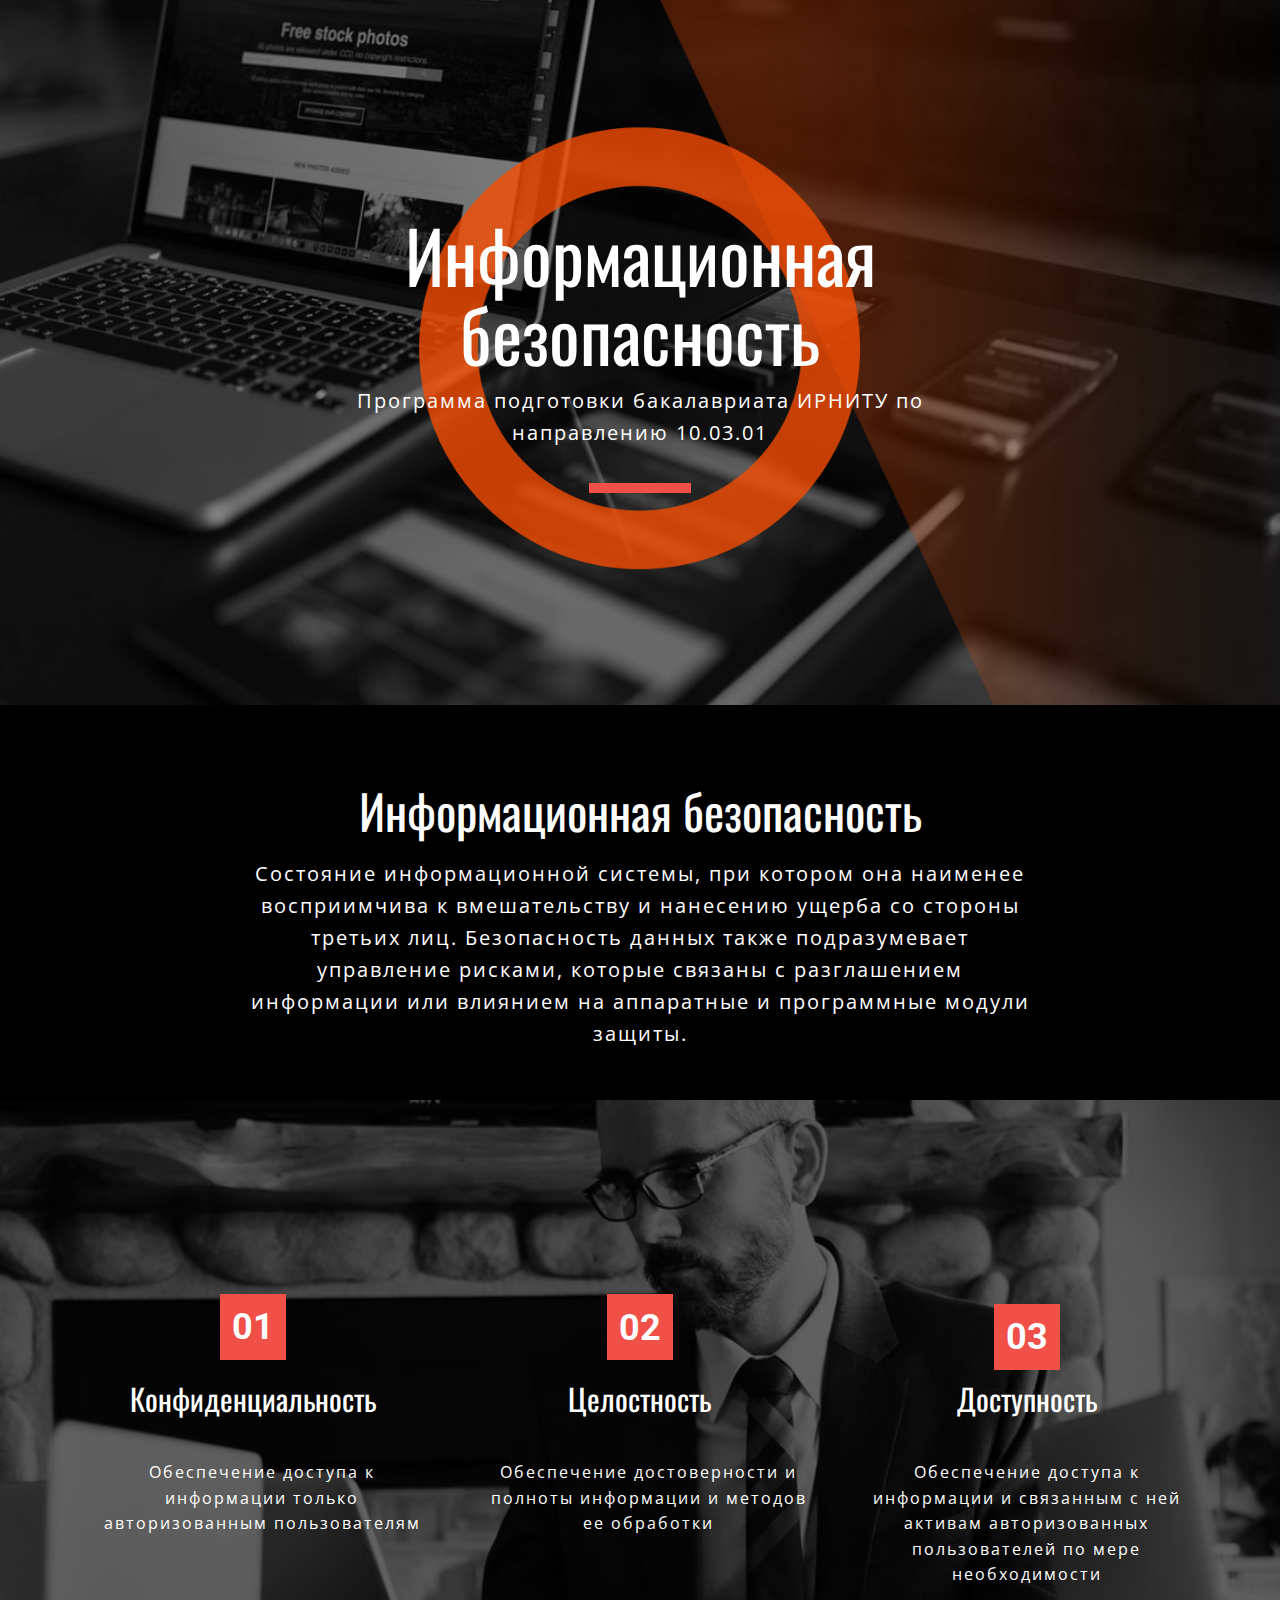
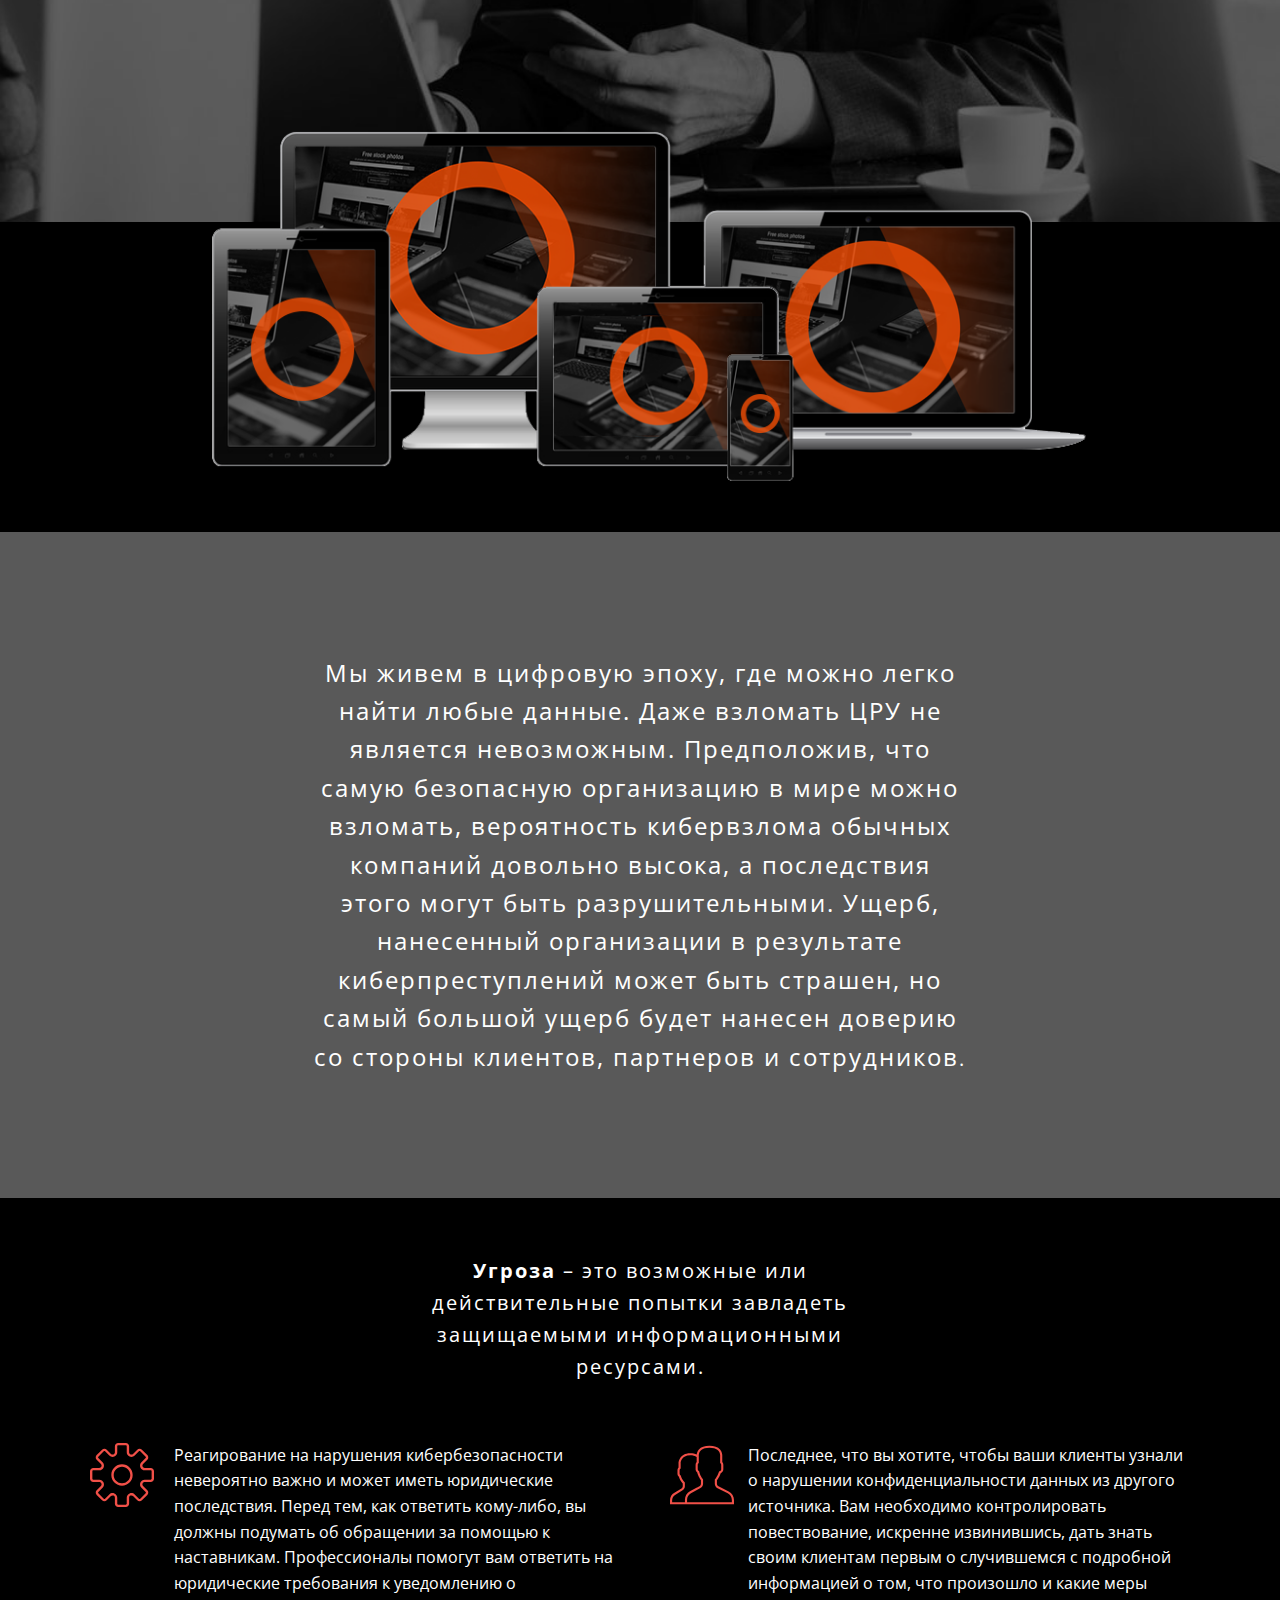
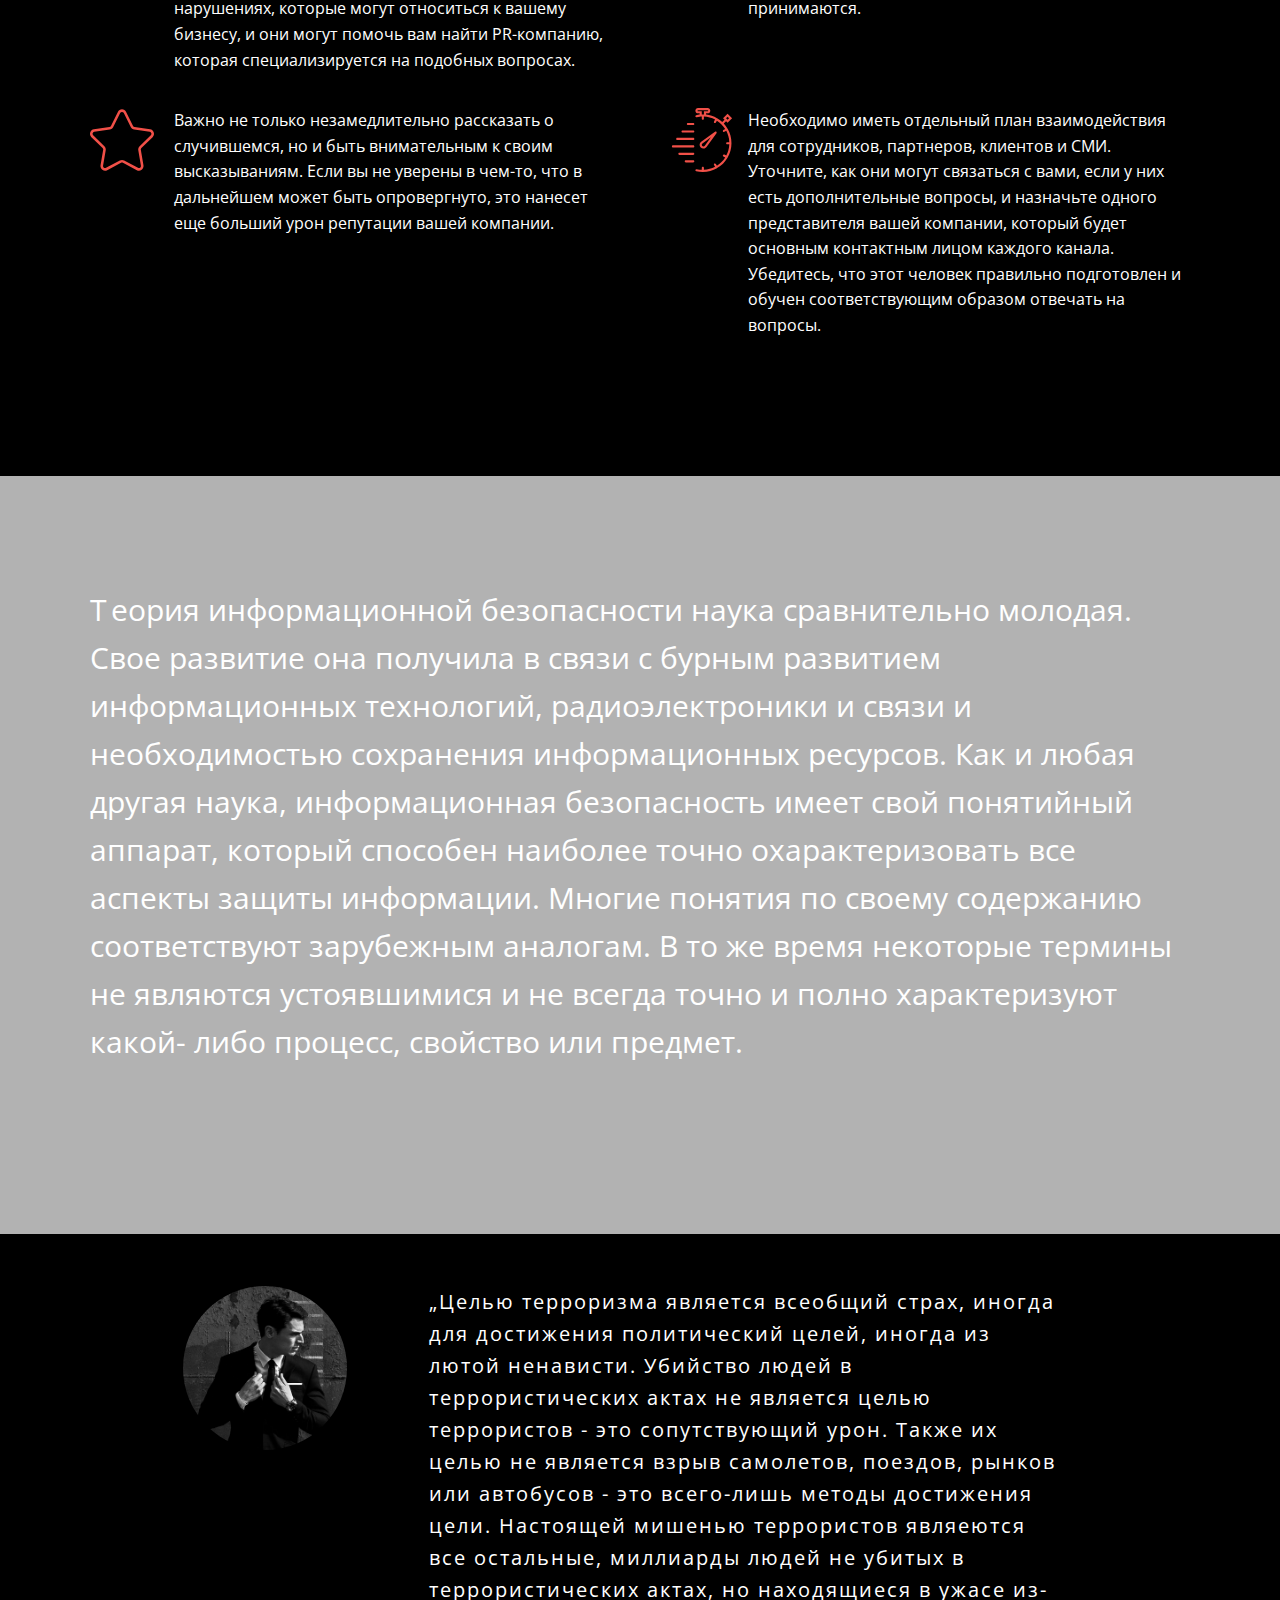
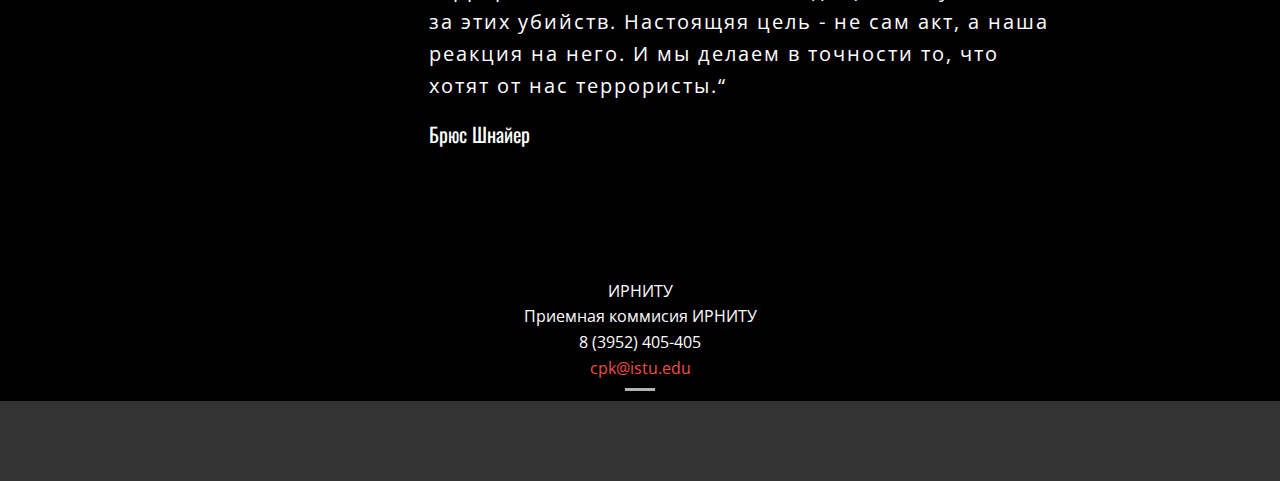
<file: index.html>
<!DOCTYPE html>
<html style="font-size: 16px;" lang="ru"><head>
    <meta name="viewport" content="width=device-width, initial-scale=1.0">
    <meta charset="utf-8">
    <meta name="keywords" content="Web Development Studio, Internet Marketing, Find, Connect, Grow, Our Latest Projects, Why Us?, Industry Expertise + Laser-Focused Team =, SUCCESS, Ask Our Clients, Ask Our Clients">
    <meta name="description" content="">
    <title>Главная</title>
    <link rel="stylesheet" href="nicepage.css" media="screen">
<link rel="stylesheet" href="Главная.css" media="screen">
    <script class="u-script" type="text/javascript" src="jquery.js" defer=""></script>
    <script class="u-script" type="text/javascript" src="nicepage.js" defer=""></script>
    <meta name="generator" content="Nicepage 4.21.5, nicepage.com">
    <link id="u-theme-google-font" rel="stylesheet" href="https://fonts.googleapis.com/css?family=Roboto:100,100i,300,300i,400,400i,500,500i,700,700i,900,900i|Open+Sans:300,300i,400,400i,500,500i,600,600i,700,700i,800,800i">
    <link id="u-page-google-font" rel="stylesheet" href="https://fonts.googleapis.com/css?family=Oswald:200,300,400,500,600,700">
	<!-- Yandex.Metrika counter -->
<script type="text/javascript" >
   (function(m,e,t,r,i,k,a){m[i]=m[i]||function(){(m[i].a=m[i].a||[]).push(arguments)};
   m[i].l=1*new Date();
   for (var j = 0; j < document.scripts.length; j++) {if (document.scripts[j].src === r) { return; }}
   k=e.createElement(t),a=e.getElementsByTagName(t)[0],k.async=1,k.src=r,a.parentNode.insertBefore(k,a)})
   (window, document, "script", "https://mc.yandex.ru/metrika/tag.js", "ym");

   ym(91172071, "init", {
        clickmap:true,
        trackLinks:true,
        accurateTrackBounce:true,
        webvisor:true
   });
</script>
<noscript><div><img src="https://mc.yandex.ru/watch/91172071" style="position:absolute; left:-9999px;" alt="" /></div></noscript>
<!-- /Yandex.Metrika counter -->
    
    
    
    
    
    
    
    
    
    <script type="application/ld+json">{
		"@context": "http://schema.org",
		"@type": "Organization",
		"name": ""
}</script>
    <meta name="theme-color" content="#f15048">
    <meta property="og:title" content="Главная">
    <meta property="og:type" content="website">
  </head>
  <body data-home-page="Главная.html" data-home-page-title="Главная" class="u-body u-xl-mode" data-lang="ru"> 
    <section class="u-clearfix u-image u-section-1" id="sec-3fbc">
      <div class="u-clearfix u-sheet u-sheet-1">
        <img src="images/c2d8d751435d17546c6dcd8f5da95afb.png" alt="" class="u-image u-image-contain u-image-default u-image-1">
        <div class="u-container-style u-expanded-width-md u-expanded-width-sm u-expanded-width-xs u-group u-group-1">
          <div class="u-container-layout u-valign-middle-lg u-valign-middle-md u-valign-middle-xl u-valign-middle-xs">
            <h1 class="u-align-center u-custom-font u-font-oswald u-text u-text-body-alt-color u-title u-text-1"> Информационная безопасность</h1>
            <p class="u-align-center u-text u-text-body-alt-color u-text-2"> Программа подготовки бакалавриата ИРНИТУ по направлению 10.03.01</p>
            <div class="u-border-10 u-border-palette-1-base u-line u-line-horizontal u-line-1"></div>
          </div>
        </div>
      </div>
    </section>
    <section class="u-black u-clearfix u-section-2" id="sec-52fe">
      <div class="u-clearfix u-sheet u-sheet-1">
        <div class="u-container-style u-group u-group-1">
          <div class="u-container-layout u-valign-middle u-container-layout-1">
            <h2 class="u-align-center u-custom-font u-font-oswald u-text u-text-1"> Информационная безопасность</h2>
            <p class="u-align-center u-text u-text-2"> Состояние информационной системы, при котором она наименее восприимчива к вмешательству и нанесению ущерба со стороны третьих лиц. Безопасность данных также подразумевает управление рисками, которые связаны с разглашением информации или влиянием на аппаратные и программные модули защиты.</p>
          </div>
        </div>
      </div>
    </section>
    <section class="u-clearfix u-image u-section-3" id="sec-a9e4">
      <div class="u-clearfix u-sheet u-sheet-1">
        <div class="u-clearfix u-expanded-width-lg u-expanded-width-md u-expanded-width-xl u-expanded-width-xs u-gutter-20 u-layout-wrap u-layout-wrap-1">
          <div class="u-layout">
            <div class="u-layout-row">
              <div class="u-container-style u-layout-cell u-left-cell u-size-20 u-size-20-md u-layout-cell-1">
                <div class="u-container-layout u-valign-middle-sm">
                  <div class="u-palette-1-base u-shape u-shape-rectangle u-shape-1"></div>
                  <h3 class="u-align-center u-text u-text-body-alt-color u-text-1">01</h3>
                  <h2 class="u-align-center u-custom-font u-font-oswald u-text u-text-body-alt-color u-text-2"> Конфиденциальность </h2>
                  <p class="u-align-center u-text u-text-body-alt-color u-text-3"> Обеспечение доступа к информации только авторизованным пользователям</p>
                </div>
              </div>
              <div class="u-container-style u-layout-cell u-size-20 u-size-20-md u-layout-cell-2">
                <div class="u-container-layout">
                  <div class="u-palette-1-base u-shape u-shape-rectangle u-shape-2"></div>
                  <h3 class="u-align-center u-text u-text-body-alt-color u-text-4">02</h3>
                  <h2 class="u-align-center u-custom-font u-font-oswald u-text u-text-body-alt-color u-text-5"> Целостность</h2>
                  <p class="u-align-center u-text u-text-body-alt-color u-text-6"> Обеспечение достоверности и полноты информации и методов ее обработки</p>
                </div>
              </div>
              <div class="u-container-style u-layout-cell u-right-cell u-size-20 u-size-20-md u-layout-cell-3">
                <div class="u-container-layout">
                  <div class="u-palette-1-base u-shape u-shape-rectangle u-shape-3"></div>
                  <h3 class="u-align-center u-text u-text-body-alt-color u-text-7">03</h3>
                  <h2 class="u-align-center u-custom-font u-font-oswald u-text u-text-body-alt-color u-text-8"> Доступность </h2>
                  <p class="u-align-center u-text u-text-body-alt-color u-text-9"> Обеспечение доступа к информации и связанным с ней активам авторизованных пользователей по мере необходимости</p>
                </div>
              </div>
            </div>
          </div>
        </div>
      </div>
    </section>
    <section class="u-black u-clearfix u-section-4" id="sec-922c">
      <div class="u-clearfix u-sheet u-sheet-1">
        <img class="u-expanded-width u-image u-image-contain u-image-1" src="images/5a60cfeb5eeac046c6e773eeb7c06964.png">
      </div>
    </section>
    <section class="u-clearfix u-image u-shading u-section-5" id="sec-5405">
      <div class="u-clearfix u-sheet u-valign-middle u-sheet-1">
        <div class="u-container-style u-group u-group-1">
          <div class="u-container-layout u-valign-middle-md u-valign-middle-sm u-container-layout-1">
            <p class="u-align-center u-text u-text-1">
              <span style="font-size: 1.5rem;"> Мы живем в цифровую эпоху, где можно легко найти любые данные. Даже взломать ЦРУ не является невозможным. Предположив, что самую безопасную организацию в мире можно взломать, вероятность кибервзлома обычных компаний довольно высока, а последствия этого могут быть разрушительными. Ущерб, нанесенный организации в результате киберпреступлений может быть страшен, но самый большой ущерб будет нанесен доверию со стороны клиентов, партнеров и сотрудников</span>.
            </p>
          </div>
        </div>
      </div>
    </section>
    <section class="u-black u-clearfix u-section-6" id="sec-5e11">
      <div class="u-clearfix u-sheet u-sheet-1">
        <div class="u-align-center u-container-style u-expanded-width-xs u-group u-group-1">
          <div class="u-container-layout u-valign-middle u-container-layout-1">
            <p class="u-text u-text-1"><b>Угроза</b>&nbsp;– это возможные или действительные попытки завладеть защищаемыми информационными ресурсами.
            </p>
          </div>
        </div>
        <div class="u-clearfix u-expanded-width u-gutter-20 u-layout-wrap u-layout-wrap-1">
          <div class="u-layout">
            <div class="u-layout-col">
              <div class="u-size-30">
                <div class="u-layout-row">
                  <div class="u-container-style u-layout-cell u-left-cell u-size-30 u-layout-cell-1">
                    <div class="u-container-layout"><span class="u-icon u-icon-circle u-text-palette-1-base u-icon-1"><svg class="u-svg-link" preserveAspectRatio="xMidYMin slice" viewBox="0 0 54 54" style=""><use xmlns:xlink="http://www.w3.org/1999/xlink" xlink:href="#svg-8d2f"></use></svg><svg class="u-svg-content" viewBox="0 0 54 54" x="0px" y="0px" id="svg-8d2f" style="enable-background:new 0 0 54 54;"><g><path d="M51.22,21h-5.052c-0.812,0-1.481-0.447-1.792-1.197s-0.153-1.54,0.42-2.114l3.572-3.571   c0.525-0.525,0.814-1.224,0.814-1.966c0-0.743-0.289-1.441-0.814-1.967l-4.553-4.553c-1.05-1.05-2.881-1.052-3.933,0l-3.571,3.571   c-0.574,0.573-1.366,0.733-2.114,0.421C33.447,9.313,33,8.644,33,7.832V2.78C33,1.247,31.753,0,30.22,0H23.78   C22.247,0,21,1.247,21,2.78v5.052c0,0.812-0.447,1.481-1.197,1.792c-0.748,0.313-1.54,0.152-2.114-0.421l-3.571-3.571   c-1.052-1.052-2.883-1.05-3.933,0l-4.553,4.553c-0.525,0.525-0.814,1.224-0.814,1.967c0,0.742,0.289,1.44,0.814,1.966l3.572,3.571   c0.573,0.574,0.73,1.364,0.42,2.114S8.644,21,7.832,21H2.78C1.247,21,0,22.247,0,23.78v6.439C0,31.753,1.247,33,2.78,33h5.052   c0.812,0,1.481,0.447,1.792,1.197s0.153,1.54-0.42,2.114l-3.572,3.571c-0.525,0.525-0.814,1.224-0.814,1.966   c0,0.743,0.289,1.441,0.814,1.967l4.553,4.553c1.051,1.051,2.881,1.053,3.933,0l3.571-3.572c0.574-0.573,1.363-0.731,2.114-0.42   c0.75,0.311,1.197,0.98,1.197,1.792v5.052c0,1.533,1.247,2.78,2.78,2.78h6.439c1.533,0,2.78-1.247,2.78-2.78v-5.052   c0-0.812,0.447-1.481,1.197-1.792c0.751-0.312,1.54-0.153,2.114,0.42l3.571,3.572c1.052,1.052,2.883,1.05,3.933,0l4.553-4.553   c0.525-0.525,0.814-1.224,0.814-1.967c0-0.742-0.289-1.44-0.814-1.966l-3.572-3.571c-0.573-0.574-0.73-1.364-0.42-2.114   S45.356,33,46.168,33h5.052c1.533,0,2.78-1.247,2.78-2.78V23.78C54,22.247,52.753,21,51.22,21z M52,30.22   C52,30.65,51.65,31,51.22,31h-5.052c-1.624,0-3.019,0.932-3.64,2.432c-0.622,1.5-0.295,3.146,0.854,4.294l3.572,3.571   c0.305,0.305,0.305,0.8,0,1.104l-4.553,4.553c-0.304,0.304-0.799,0.306-1.104,0l-3.571-3.572c-1.149-1.149-2.794-1.474-4.294-0.854   c-1.5,0.621-2.432,2.016-2.432,3.64v5.052C31,51.65,30.65,52,30.22,52H23.78C23.35,52,23,51.65,23,51.22v-5.052   c0-1.624-0.932-3.019-2.432-3.64c-0.503-0.209-1.021-0.311-1.533-0.311c-1.014,0-1.997,0.4-2.761,1.164l-3.571,3.572   c-0.306,0.306-0.801,0.304-1.104,0l-4.553-4.553c-0.305-0.305-0.305-0.8,0-1.104l3.572-3.571c1.148-1.148,1.476-2.794,0.854-4.294   C10.851,31.932,9.456,31,7.832,31H2.78C2.35,31,2,30.65,2,30.22V23.78C2,23.35,2.35,23,2.78,23h5.052   c1.624,0,3.019-0.932,3.64-2.432c0.622-1.5,0.295-3.146-0.854-4.294l-3.572-3.571c-0.305-0.305-0.305-0.8,0-1.104l4.553-4.553   c0.304-0.305,0.799-0.305,1.104,0l3.571,3.571c1.147,1.147,2.792,1.476,4.294,0.854C22.068,10.851,23,9.456,23,7.832V2.78   C23,2.35,23.35,2,23.78,2h6.439C30.65,2,31,2.35,31,2.78v5.052c0,1.624,0.932,3.019,2.432,3.64   c1.502,0.622,3.146,0.294,4.294-0.854l3.571-3.571c0.306-0.305,0.801-0.305,1.104,0l4.553,4.553c0.305,0.305,0.305,0.8,0,1.104   l-3.572,3.571c-1.148,1.148-1.476,2.794-0.854,4.294c0.621,1.5,2.016,2.432,3.64,2.432h5.052C51.65,23,52,23.35,52,23.78V30.22z"></path><path d="M27,18c-4.963,0-9,4.037-9,9s4.037,9,9,9s9-4.037,9-9S31.963,18,27,18z M27,34c-3.859,0-7-3.141-7-7s3.141-7,7-7   s7,3.141,7,7S30.859,34,27,34z"></path>
</g></svg></span>
                      <p class="u-text u-text-2"> Реагирование на нарушения кибербезопасности невероятно важно и может иметь юридические последствия. Перед тем, как ответить кому-либо, вы должны подумать об обращении за помощью к наставникам. Профессионалы помогут вам ответить на юридические требования к уведомлению о нарушениях, которые могут относиться к вашему бизнесу, и они могут помочь вам найти PR-компанию, которая специализируется на подобных вопросах.</p>
                    </div>
                  </div>
                  <div class="u-container-style u-layout-cell u-right-cell u-size-30 u-layout-cell-2">
                    <div class="u-container-layout"><span class="u-icon u-icon-circle u-text-palette-1-base u-icon-2"><svg class="u-svg-link" preserveAspectRatio="xMidYMin slice" viewBox="0 0 60 60" style=""><use xmlns:xlink="http://www.w3.org/1999/xlink" xlink:href="#svg-e99d"></use></svg><svg class="u-svg-content" viewBox="0 0 60 60" x="0px" y="0px" id="svg-e99d" style="enable-background:new 0 0 60 60;"><path d="M55.014,45.389l-9.553-4.776C44.56,40.162,44,39.256,44,38.248v-3.381c0.229-0.28,0.47-0.599,0.719-0.951  c1.239-1.75,2.232-3.698,2.954-5.799C49.084,27.47,50,26.075,50,24.5v-4c0-0.963-0.36-1.896-1-2.625v-5.319  c0.056-0.55,0.276-3.824-2.092-6.525C44.854,3.688,41.521,2.5,37,2.5s-7.854,1.188-9.908,3.53c-1.435,1.637-1.918,3.481-2.064,4.805  C23.314,9.949,21.294,9.5,19,9.5c-10.389,0-10.994,8.855-11,9v4.579c-0.648,0.706-1,1.521-1,2.33v3.454  c0,1.079,0.483,2.085,1.311,2.765c0.825,3.11,2.854,5.46,3.644,6.285v2.743c0,0.787-0.428,1.509-1.171,1.915l-6.653,4.173  C1.583,48.134,0,50.801,0,53.703V57.5h14h2h44v-4.043C60,50.019,58.089,46.927,55.014,45.389z M14,53.262V55.5H2v-1.797  c0-2.17,1.184-4.164,3.141-5.233l6.652-4.173c1.333-0.727,2.161-2.121,2.161-3.641v-3.591l-0.318-0.297  c-0.026-0.024-2.683-2.534-3.468-5.955l-0.091-0.396l-0.342-0.22C9.275,29.899,9,29.4,9,28.863v-3.454  c0-0.36,0.245-0.788,0.671-1.174L10,23.938l-0.002-5.38C10.016,18.271,10.537,11.5,19,11.5c2.393,0,4.408,0.553,6,1.644v4.731  c-0.64,0.729-1,1.662-1,2.625v4c0,0.304,0.035,0.603,0.101,0.893c0.027,0.116,0.081,0.222,0.118,0.334  c0.055,0.168,0.099,0.341,0.176,0.5c0.001,0.002,0.002,0.003,0.003,0.005c0.256,0.528,0.629,1,1.099,1.377  c0.005,0.019,0.011,0.036,0.016,0.054c0.06,0.229,0.123,0.457,0.191,0.68l0.081,0.261c0.014,0.046,0.031,0.093,0.046,0.139  c0.035,0.108,0.069,0.215,0.105,0.321c0.06,0.175,0.123,0.356,0.196,0.553c0.031,0.082,0.065,0.156,0.097,0.237  c0.082,0.209,0.164,0.411,0.25,0.611c0.021,0.048,0.039,0.1,0.06,0.147l0.056,0.126c0.026,0.058,0.053,0.11,0.079,0.167  c0.098,0.214,0.194,0.421,0.294,0.621c0.016,0.032,0.031,0.067,0.047,0.099c0.063,0.125,0.126,0.243,0.189,0.363  c0.108,0.206,0.214,0.4,0.32,0.588c0.052,0.092,0.103,0.182,0.154,0.269c0.144,0.246,0.281,0.472,0.414,0.682  c0.029,0.045,0.057,0.092,0.085,0.135c0.242,0.375,0.452,0.679,0.626,0.916c0.046,0.063,0.086,0.117,0.125,0.17  c0.022,0.029,0.052,0.071,0.071,0.097v3.309c0,0.968-0.528,1.856-1.377,2.32l-2.646,1.443l-0.461-0.041l-0.188,0.395l-5.626,3.069  C15.801,46.924,14,49.958,14,53.262z M58,55.5H16v-2.238c0-2.571,1.402-4.934,3.659-6.164l8.921-4.866  C30.073,41.417,31,39.854,31,38.155v-4.018v-0.001l-0.194-0.232l-0.038-0.045c-0.002-0.003-0.064-0.078-0.165-0.21  c-0.006-0.008-0.012-0.016-0.019-0.024c-0.053-0.069-0.115-0.152-0.186-0.251c-0.001-0.002-0.002-0.003-0.003-0.005  c-0.149-0.207-0.336-0.476-0.544-0.8c-0.005-0.007-0.009-0.015-0.014-0.022c-0.098-0.153-0.202-0.32-0.308-0.497  c-0.008-0.013-0.016-0.026-0.024-0.04c-0.226-0.379-0.466-0.808-0.705-1.283c0,0-0.001-0.001-0.001-0.002  c-0.127-0.255-0.254-0.523-0.378-0.802l0,0c-0.017-0.039-0.035-0.077-0.052-0.116h0c-0.055-0.125-0.11-0.256-0.166-0.391  c-0.02-0.049-0.04-0.1-0.06-0.15c-0.052-0.131-0.105-0.263-0.161-0.414c-0.102-0.272-0.198-0.556-0.29-0.849l-0.055-0.178  c-0.006-0.02-0.013-0.04-0.019-0.061c-0.094-0.316-0.184-0.639-0.26-0.971l-0.091-0.396l-0.341-0.22  C26.346,25.803,26,25.176,26,24.5v-4c0-0.561,0.238-1.084,0.67-1.475L27,18.728V12.5v-0.354l-0.027-0.021  c-0.034-0.722,0.009-2.935,1.623-4.776C30.253,5.458,33.081,4.5,37,4.5c3.905,0,6.727,0.951,8.386,2.828  c1.947,2.201,1.625,5.017,1.623,5.041L47,18.728l0.33,0.298C47.762,19.416,48,19.939,48,20.5v4c0,0.873-0.572,1.637-1.422,1.899  l-0.498,0.153l-0.16,0.495c-0.669,2.081-1.622,4.003-2.834,5.713c-0.297,0.421-0.586,0.794-0.837,1.079L42,34.123v4.125  c0,1.77,0.983,3.361,2.566,4.153l9.553,4.776C56.513,48.374,58,50.78,58,53.457V55.5z"></path></svg></span>
                      <p class="u-text u-text-3"> Последнее, что вы хотите, чтобы ваши клиенты узнали о нарушении конфиденциальности данных из другого источника. Вам необходимо контролировать повествование, искренне извинившись, дать знать своим клиентам первым о случившемся с подробной информацией о том, что произошло и какие меры принимаются.</p>
                    </div>
                  </div>
                </div>
              </div>
              <div class="u-size-30">
                <div class="u-layout-row">
                  <div class="u-container-style u-layout-cell u-left-cell u-size-30 u-layout-cell-3">
                    <div class="u-container-layout u-valign-middle-xs"><span class="u-icon u-icon-circle u-text-palette-1-base u-icon-3"><svg class="u-svg-link" preserveAspectRatio="xMidYMin slice" viewBox="0 0 49.94 49.94" style=""><use xmlns:xlink="http://www.w3.org/1999/xlink" xlink:href="#svg-cbb1"></use></svg><svg class="u-svg-content" viewBox="0 0 49.94 49.94" x="0px" y="0px" id="svg-cbb1" style="enable-background:new 0 0 49.94 49.94;"><path d="M48.856,22.731c0.983-0.958,1.33-2.364,0.906-3.671c-0.425-1.307-1.532-2.24-2.892-2.438l-12.092-1.757  c-0.515-0.075-0.96-0.398-1.19-0.865L28.182,3.043c-0.607-1.231-1.839-1.996-3.212-1.996c-1.372,0-2.604,0.765-3.211,1.996  L16.352,14c-0.23,0.467-0.676,0.79-1.191,0.865L3.069,16.623C1.71,16.82,0.603,17.753,0.178,19.06  c-0.424,1.307-0.077,2.713,0.906,3.671l8.749,8.528c0.373,0.364,0.544,0.888,0.456,1.4L8.224,44.702  c-0.232,1.353,0.313,2.694,1.424,3.502c1.11,0.809,2.555,0.914,3.772,0.273l10.814-5.686c0.461-0.242,1.011-0.242,1.472,0  l10.815,5.686c0.528,0.278,1.1,0.415,1.669,0.415c0.739,0,1.475-0.231,2.103-0.688c1.111-0.808,1.656-2.149,1.424-3.502  L39.651,32.66c-0.088-0.513,0.083-1.036,0.456-1.4L48.856,22.731z M37.681,32.998l2.065,12.042c0.104,0.606-0.131,1.185-0.629,1.547  c-0.499,0.361-1.12,0.405-1.665,0.121l-10.815-5.687c-0.521-0.273-1.095-0.411-1.667-0.411s-1.145,0.138-1.667,0.412l-10.813,5.686  c-0.547,0.284-1.168,0.24-1.666-0.121c-0.498-0.362-0.732-0.94-0.629-1.547l2.065-12.042c0.199-1.162-0.186-2.348-1.03-3.17  L2.48,21.299c-0.441-0.43-0.591-1.036-0.4-1.621c0.19-0.586,0.667-0.988,1.276-1.077l12.091-1.757  c1.167-0.169,2.176-0.901,2.697-1.959l5.407-10.957c0.272-0.552,0.803-0.881,1.418-0.881c0.616,0,1.146,0.329,1.419,0.881  l5.407,10.957c0.521,1.058,1.529,1.79,2.696,1.959l12.092,1.757c0.609,0.089,1.086,0.491,1.276,1.077  c0.19,0.585,0.041,1.191-0.4,1.621l-8.749,8.528C37.866,30.65,37.481,31.835,37.681,32.998z"></path></svg></span>
                      <p class="u-text u-text-4"> Важно не только незамедлительно рассказать о случившемся, но и быть внимательным к своим высказываниям. Если вы не уверены в чем-то, что в дальнейшем может быть опровергнуто, это нанесет еще больший урон репутации вашей компании.</p>
                    </div>
                  </div>
                  <div class="u-container-style u-layout-cell u-right-cell u-size-30 u-layout-cell-4">
                    <div class="u-container-layout"><span class="u-icon u-icon-circle u-text-palette-1-base u-icon-4"><svg class="u-svg-link" preserveAspectRatio="xMidYMin slice" viewBox="0 0 60 60" style=""><use xmlns:xlink="http://www.w3.org/1999/xlink" xlink:href="#svg-cf71"></use></svg><svg class="u-svg-content" viewBox="0 0 60 60" x="0px" y="0px" id="svg-cf71" style="enable-background:new 0 0 60 60;"><g><path d="M31.634,37.989c1.041-0.081,1.99-0.612,2.606-1.459l9.363-12.944c0.287-0.397,0.244-0.945-0.104-1.293   c-0.348-0.347-0.896-0.39-1.293-0.104L29.26,31.555c-0.844,0.614-1.375,1.563-1.456,2.604s0.296,2.06,1.033,2.797   C29.508,37.628,30.413,38,31.354,38C31.447,38,31.54,37.996,31.634,37.989z M29.798,34.315c0.035-0.457,0.269-0.874,0.637-1.142   l7.897-5.713l-5.711,7.895c-0.27,0.371-0.687,0.604-1.144,0.64c-0.455,0.03-0.902-0.128-1.227-0.453   C29.928,35.219,29.762,34.771,29.798,34.315z"></path><path d="M54.034,19.564c-0.01-0.021-0.01-0.043-0.021-0.064c-0.012-0.02-0.031-0.031-0.044-0.05   c-1.011-1.734-2.207-3.347-3.565-4.809l2.148-2.147l1.414,1.414l4.242-4.243l-4.242-4.242l-4.243,4.242l1.415,1.415l-2.148,2.147   c-1.462-1.358-3.074-2.555-4.809-3.566c-0.019-0.013-0.03-0.032-0.05-0.044c-0.021-0.012-0.043-0.011-0.064-0.022   c-3.093-1.782-6.568-2.969-10.273-3.404V5h1.5c1.379,0,2.5-1.121,2.5-2.5S36.672,0,35.293,0h-9c-1.379,0-2.5,1.121-2.5,2.5   s1.121,2.5,2.5,2.5h1.5v1.156c-1.08,0.115-2.158,0.291-3.224,0.535c-0.538,0.123-0.875,0.66-0.751,1.198   c0.123,0.538,0.66,0.876,1.198,0.751c0.92-0.211,1.849-0.37,2.78-0.477l1.073-0.083c0.328-0.025,0.63-0.043,0.924-0.057V10   c0,0.553,0.447,1,1,1s1-0.447,1-1V8.03c3.761,0.173,7.305,1.183,10.456,2.845l-0.986,1.707c-0.276,0.479-0.112,1.09,0.366,1.366   c0.157,0.091,0.329,0.134,0.499,0.134c0.346,0,0.682-0.179,0.867-0.5l0.983-1.703c3.129,1.985,5.787,4.643,7.772,7.772   l-1.703,0.983C49.57,20.91,49.406,21.521,49.683,22c0.186,0.321,0.521,0.5,0.867,0.5c0.17,0,0.342-0.043,0.499-0.134l1.707-0.986   c1.685,3.196,2.698,6.798,2.849,10.619H53.63c-0.553,0-1,0.447-1,1s0.447,1,1,1h1.975c-0.151,3.821-1.164,7.423-2.849,10.619   l-1.707-0.986c-0.478-0.276-1.09-0.114-1.366,0.366c-0.276,0.479-0.112,1.09,0.366,1.366l1.703,0.983   c-1.985,3.129-4.643,5.787-7.772,7.772l-0.983-1.703c-0.277-0.48-0.89-0.643-1.366-0.366c-0.479,0.276-0.643,0.888-0.366,1.366   l0.986,1.707c-3.151,1.662-6.695,2.672-10.456,2.845V56c0-0.553-0.447-1-1-1s-1,0.447-1,1v1.976   c-1.597-0.055-3.199-0.255-4.776-0.617c-0.538-0.129-1.075,0.213-1.198,0.751c-0.124,0.538,0.213,1.075,0.751,1.198   C26.568,59.768,28.607,60,30.63,60c0.049,0,0.096-0.003,0.145-0.004c0.007,0,0.012,0.004,0.018,0.004   c0.008,0,0.015-0.005,0.023-0.005c4.807-0.033,9.317-1.331,13.219-3.573c0.031-0.014,0.064-0.021,0.094-0.039   c0.02-0.012,0.031-0.031,0.05-0.044c4.039-2.354,7.414-5.725,9.773-9.761c0.019-0.027,0.043-0.048,0.06-0.078   c0.012-0.021,0.011-0.043,0.021-0.064C56.317,42.476,57.63,37.89,57.63,33S56.317,23.524,54.034,19.564z M53.965,8.251l1.414,1.414   l-1.414,1.415L52.55,9.665L53.965,8.251z M29.793,6.021V3h-3.5c-0.275,0-0.5-0.225-0.5-0.5s0.225-0.5,0.5-0.5h9   c0.275,0,0.5,0.225,0.5,0.5S35.568,3,35.293,3h-3.5v3.021C31.445,6.007,31.113,6,30.793,6c-0.028,0-0.06,0.002-0.088,0.002   C30.68,6.002,30.655,6,30.63,6c-0.164,0-0.328,0.011-0.492,0.014C30.022,6.017,29.913,6.016,29.793,6.021z"></path><path d="M21.793,14h-5c-0.553,0-1,0.447-1,1s0.447,1,1,1h5c0.553,0,1-0.447,1-1S22.346,14,21.793,14z"></path><path d="M21.793,21h-10c-0.553,0-1,0.447-1,1s0.447,1,1,1h10c0.553,0,1-0.447,1-1S22.346,21,21.793,21z"></path><path d="M21.793,28h-15c-0.553,0-1,0.447-1,1s0.447,1,1,1h15c0.553,0,1-0.447,1-1S22.346,28,21.793,28z"></path><path d="M21.793,35h-19c-0.553,0-1,0.447-1,1s0.447,1,1,1h19c0.553,0,1-0.447,1-1S22.346,35,21.793,35z"></path><path d="M21.793,42h-13c-0.553,0-1,0.447-1,1s0.447,1,1,1h13c0.553,0,1-0.447,1-1S22.346,42,21.793,42z"></path><path d="M21.793,49h-7c-0.553,0-1,0.447-1,1s0.447,1,1,1h7c0.553,0,1-0.447,1-1S22.346,49,21.793,49z"></path>
</g></svg></span>
                      <p class="u-text u-text-5"> Необходимо иметь отдельный план взаимодействия для сотрудников, партнеров, клиентов и СМИ. Уточните, как они могут связаться с вами, если у них есть дополнительные вопросы, и назначьте одного представителя вашей компании, который будет основным контактным лицом каждого канала. Убедитесь, что этот человек правильно подготовлен и обучен соответствующим образом отвечать на вопросы.</p>
                    </div>
                  </div>
                </div>
              </div>
            </div>
          </div>
        </div>
      </div>
    </section>
    <section class="u-clearfix u-image u-shading u-section-7" id="sec-9acb">
      <div class="u-clearfix u-sheet u-sheet-1">
        <div class="u-clearfix u-expanded-width-lg u-expanded-width-md u-expanded-width-xl u-expanded-width-xs u-gutter-20 u-layout-wrap u-layout-wrap-1">
          <div class="u-gutter-0 u-layout" style="">
            <div class="u-layout-row" style="">
              <div class="u-container-style u-layout-cell u-size-60 u-layout-cell-1">
                <div class="u-container-layout u-container-layout-1">
                  <p class="u-text u-text-body-alt-color u-text-1">
                    <span style="font-size: 1.875rem;">Т</span>
                    <span style="font-size: 1.875rem;">еория информационной безопасности наука сравнительно
молодая. Свое развитие она получила в связи с бурным развитием информационных технологий, радиоэлектроники и связи и необходимостью сохранения информационных ресурсов.
Как и любая другая наука, информационная безопасность имеет свой понятийный аппарат, который способен наиболее точно охарактеризовать все аспекты защиты информации. Многие
понятия по своему содержанию соответствуют зарубежным аналогам. В то же время некоторые термины не являются устоявшимися и не всегда точно и полно характеризуют какой- либо
процесс, свойство или предмет.</span>
                  </p>
                </div>
              </div>
            </div>
          </div>
        </div>
      </div>
    </section>
    <section class="u-carousel u-slide u-block-0a7b-1" id="carousel_3d35" data-interval="5000" data-u-ride="carousel">
      <ol class="u-absolute-hcenter u-carousel-indicators u-block-0a7b-2">
        <li data-u-target="#carousel_3d35" data-u-slide-to="0" class="u-active u-grey-30"></li>
      </ol>
      <div class="u-carousel-inner" role="listbox">
        <div class="u-active u-black u-carousel-item u-clearfix u-section-8-1">
          <div class="u-clearfix u-sheet u-sheet-1">
            <div class="u-clearfix u-expanded-width-lg u-expanded-width-md u-expanded-width-sm u-expanded-width-xs u-layout-wrap u-layout-wrap-1">
              <div class="u-layout">
                <div class="u-layout-row">
                  <div class="u-align-center-xs u-align-left-lg u-align-left-md u-align-left-xl u-container-style u-layout-cell u-left-cell u-size-13 u-layout-cell-1">
                    <div class="u-container-layout u-container-layout-1">
                      <img src="images/32e1d1d559de737257f125559608f6f5.jpeg" alt="" class="u-align-left u-image u-image-circle u-image-1">
                    </div>
                  </div>
                  <div class="u-align-left u-container-style u-layout-cell u-right-cell u-size-47 u-layout-cell-2">
                    <div class="u-container-layout u-container-layout-2">
                      <p class="u-text u-text-1"> „Целью терроризма является всеобщий страх, иногда для достижения политический целей, иногда из лютой ненависти. Убийство людей в террористических актах не является целью террористов - это сопутствующий урон. Также их целью не является взрыв самолетов, поездов, рынков или автобусов - это всего-лишь методы достижения цели. Настоящей мишенью террористов являеются все остальные, миллиарды людей не убитых в террористических актах, но находящиеся в ужасе из-за этих убийств. Настоящяя цель - не сам акт, а наша реакция на него. И мы делаем в точности то, что хотят от нас террористы.“<br>
                      </p>
                      <h5 class="u-custom-font u-font-oswald u-text u-text-2">Брюс Шнайер<br>
                      </h5>
                    </div>
                  </div>
                </div>
              </div>
            </div>
            <p class="u-align-center u-text u-text-3">ИРНИТУ<br>Приемная коммисия ИРНИТУ<br>8 (3952) 405-405<br>
              <a href="mailto:cpk@istu.edu" class="u-active-none u-border-none u-btn u-button-style u-hover-none u-none u-text-palette-1-base u-btn-1">cpk@istu.edu</a>
              <br>
            </p>
            <div class="u-text u-text-4"></div>
          </div>
        </div>
      </div>
      <a class="u-absolute-vcenter u-carousel-control u-carousel-control-prev u-hidden u-text-body-alt-color u-block-0a7b-3" href="#carousel_3d35" role="button" data-u-slide="prev">
        <span aria-hidden="true">
          <svg viewBox="0 0 477.175 477.175"><path d="M145.188,238.575l215.5-215.5c5.3-5.3,5.3-13.8,0-19.1s-13.8-5.3-19.1,0l-225.1,225.1c-5.3,5.3-5.3,13.8,0,19.1l225.1,225
                    c2.6,2.6,6.1,4,9.5,4s6.9-1.3,9.5-4c5.3-5.3,5.3-13.8,0-19.1L145.188,238.575z"></path></svg>
        </span>
        <span class="sr-only">Previous</span>
      </a>
      <a class="u-carousel-control u-carousel-control-next u-hidden u-text-body-alt-color u-block-0a7b-4" href="#carousel_3d35" role="button" data-u-slide="next">
        <span aria-hidden="true">
          <svg viewBox="0 0 477.175 477.175"><path d="M360.731,229.075l-225.1-225.1c-5.3-5.3-13.8-5.3-19.1,0s-5.3,13.8,0,19.1l215.5,215.5l-215.5,215.5
                    c-5.3,5.3-5.3,13.8,0,19.1c2.6,2.6,6.1,4,9.5,4c3.4,0,6.9-1.3,9.5-4l225.1-225.1C365.931,242.875,365.931,234.275,360.731,229.075z"></path></svg>
        </span>
        <span class="sr-only">Next</span>
      </a>
    </section>
    
    
    
    <section class="u-backlink u-clearfix u-grey-80">
      <a class="u-link" href="https://nicepage.com/html-templates" target="_blank">
        <span></span>
      </a>
      <p class="u-text">
        <span></span>
      </p>
      <a class="u-link" href="https://nicepage.com/wysiwyg-html-editor" target="_blank">
        <span></span>
      </a> 
    </section>
  
</body></html>
</file>
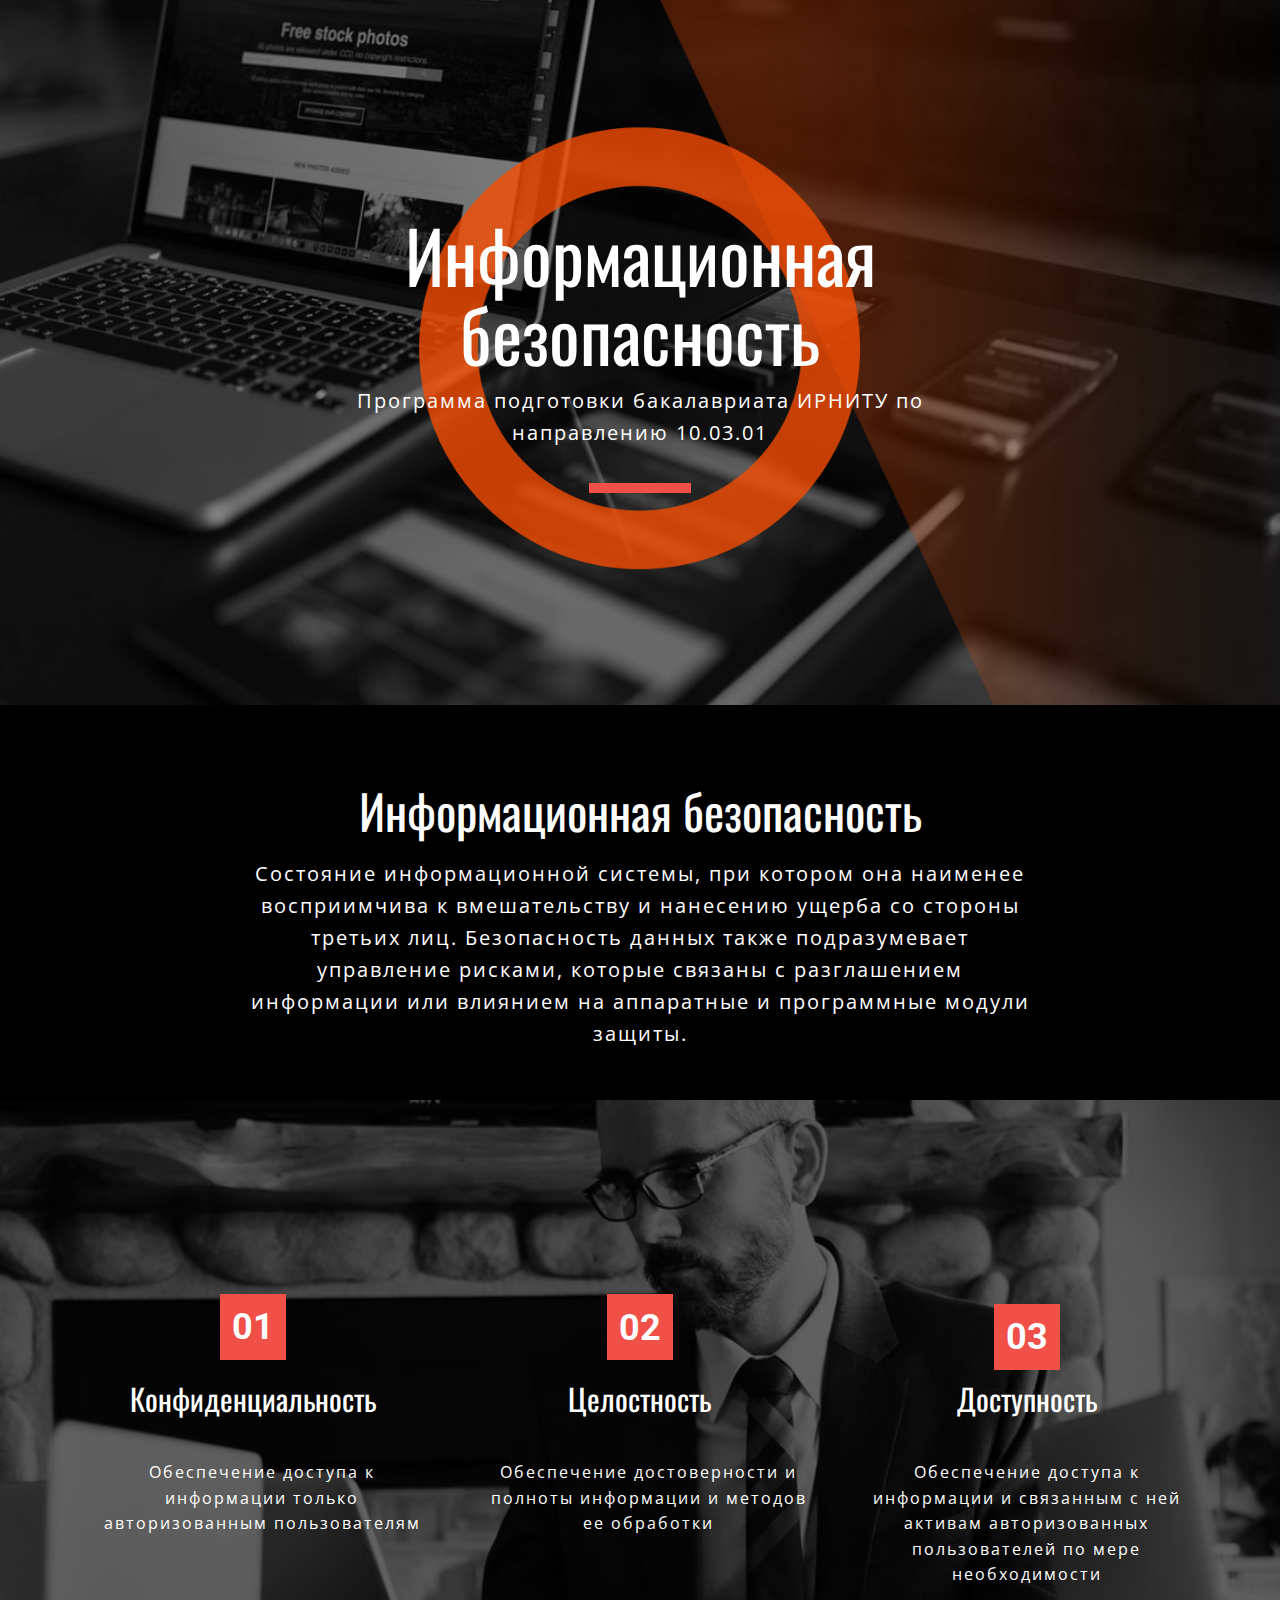
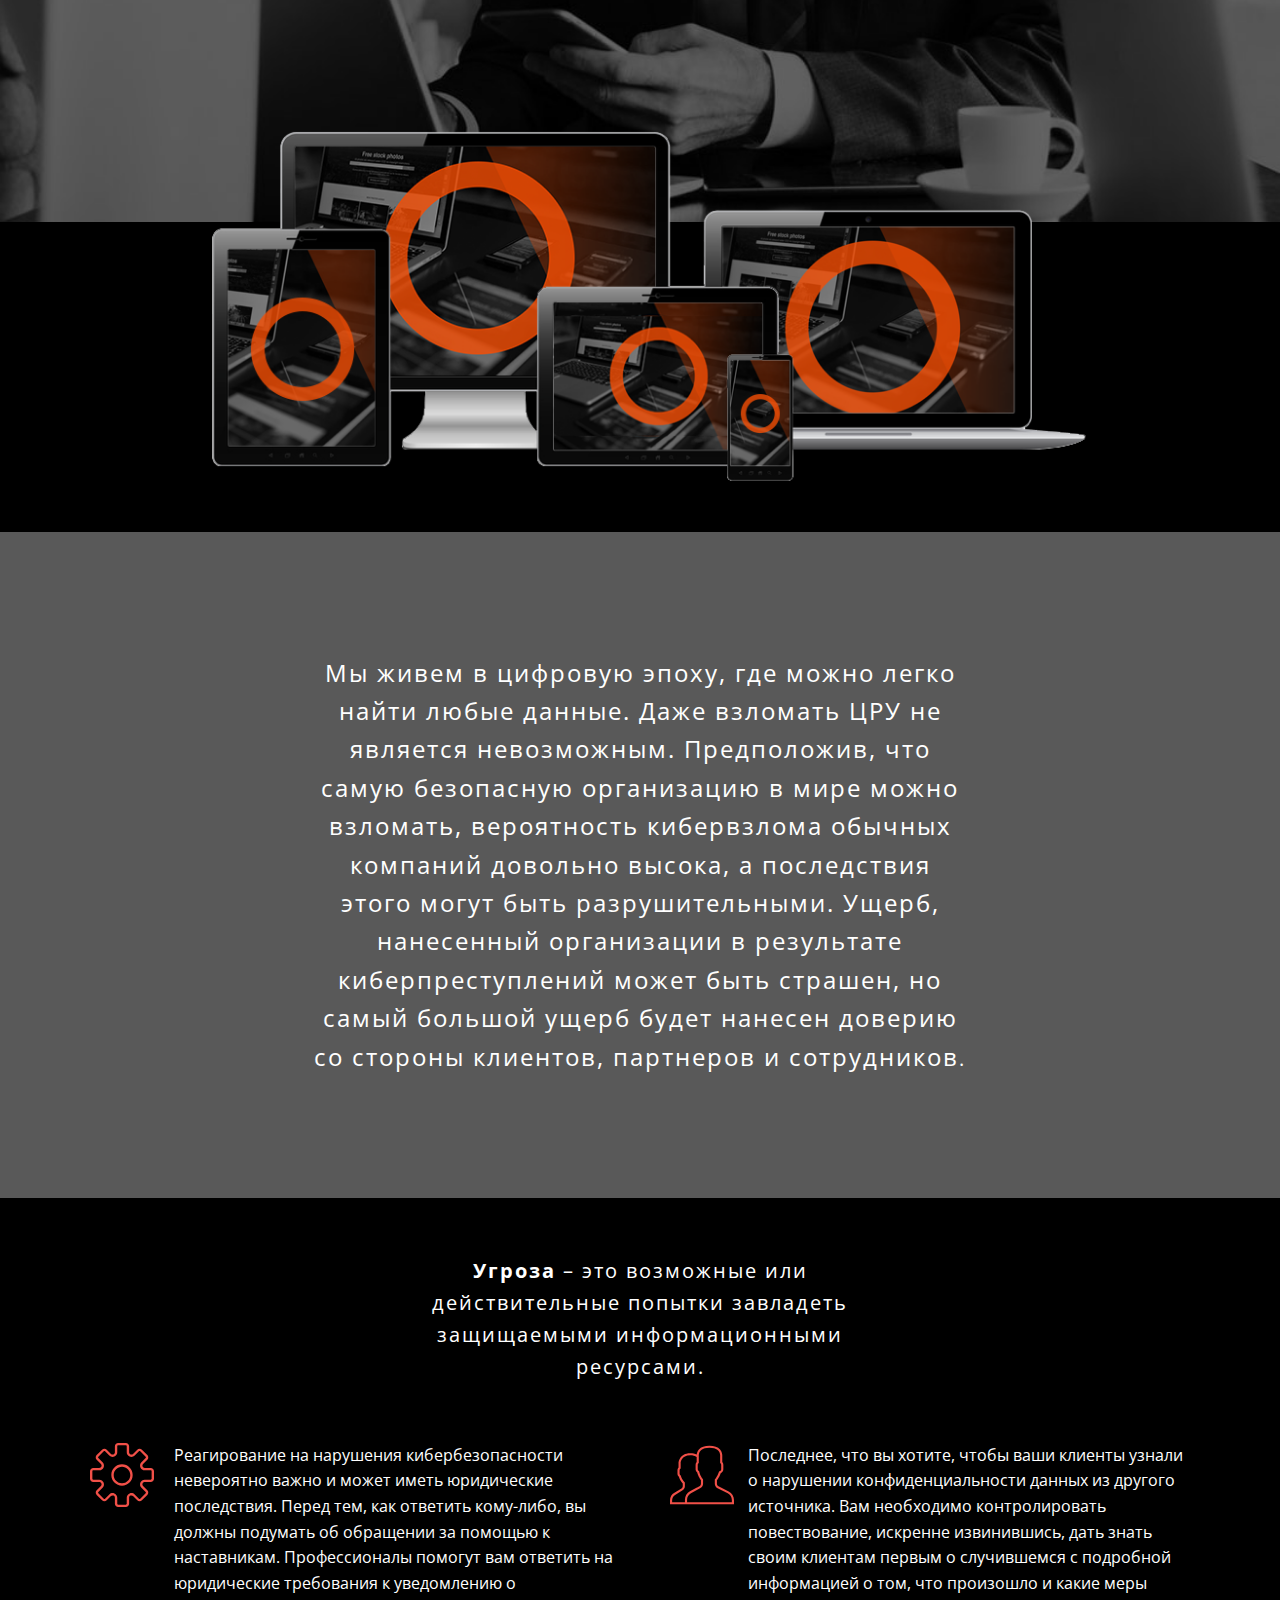
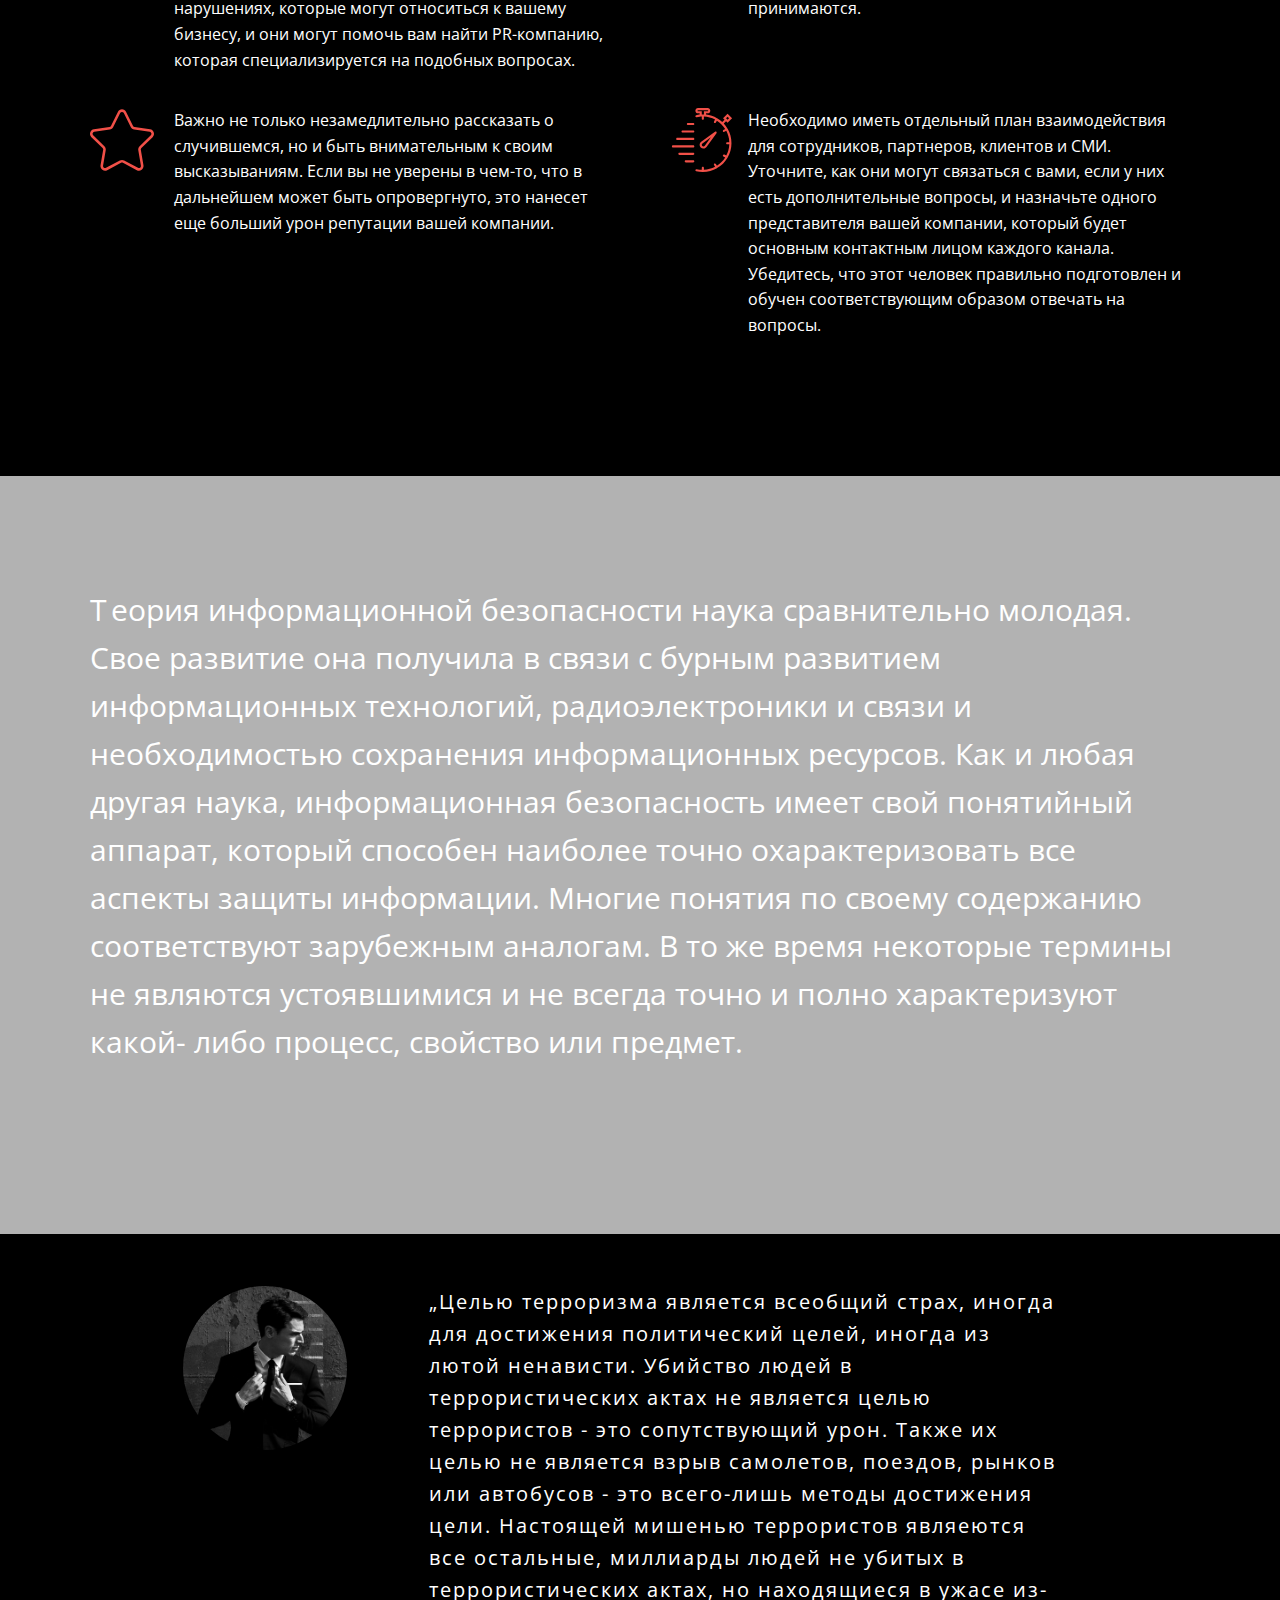
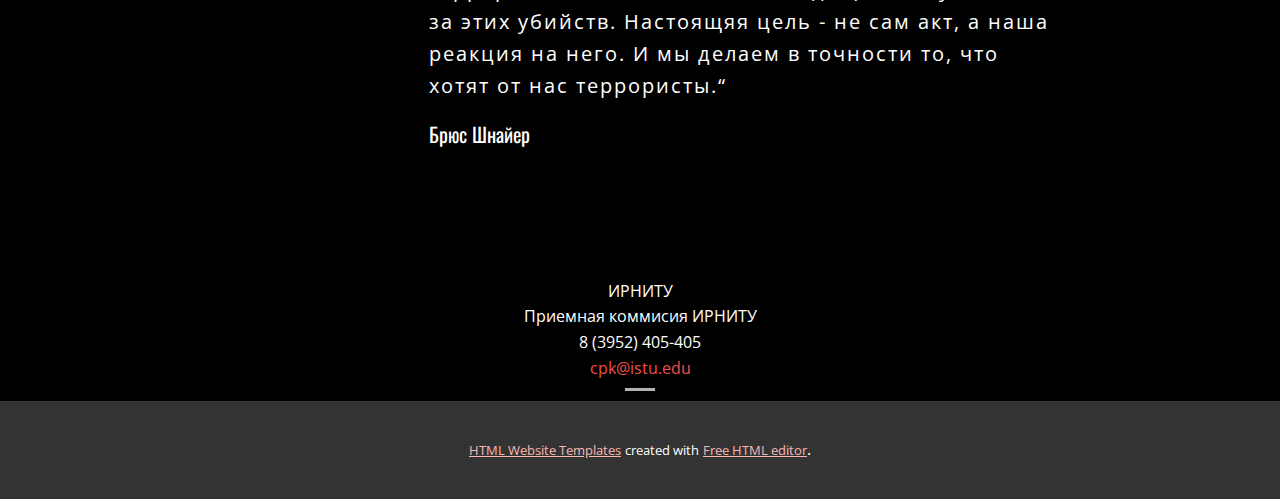
<file: Главная.html>
<!DOCTYPE html>
<html style="font-size: 16px;" lang="ru"><head>
    <meta name="viewport" content="width=device-width, initial-scale=1.0">
    <meta charset="utf-8">
    <meta name="keywords" content="Web Development Studio, Internet Marketing, Find, Connect, Grow, Our Latest Projects, Why Us?, Industry Expertise + Laser-Focused Team =, SUCCESS, Ask Our Clients, Ask Our Clients">
    <meta name="description" content="">
    <title>Главная</title>
    <link rel="stylesheet" href="nicepage.css" media="screen">
<link rel="stylesheet" href="Главная.css" media="screen">
    <script class="u-script" type="text/javascript" src="jquery.js" defer=""></script>
    <script class="u-script" type="text/javascript" src="nicepage.js" defer=""></script>
    <meta name="generator" content="Nicepage 4.21.5, nicepage.com">
    <link id="u-theme-google-font" rel="stylesheet" href="https://fonts.googleapis.com/css?family=Roboto:100,100i,300,300i,400,400i,500,500i,700,700i,900,900i|Open+Sans:300,300i,400,400i,500,500i,600,600i,700,700i,800,800i">
    <link id="u-page-google-font" rel="stylesheet" href="https://fonts.googleapis.com/css?family=Oswald:200,300,400,500,600,700">
    
    
    
    
    
    
    
    
    
    <script type="application/ld+json">{
		"@context": "http://schema.org",
		"@type": "Organization",
		"name": ""
}</script>
    <meta name="theme-color" content="#f15048">
    <meta property="og:title" content="Главная">
    <meta property="og:type" content="website">
  </head>
  <body class="u-body u-xl-mode" data-lang="ru"> 
    <section class="u-clearfix u-image u-section-1" id="sec-3fbc">
      <div class="u-clearfix u-sheet u-sheet-1">
        <img src="images/c2d8d751435d17546c6dcd8f5da95afb.png" alt="" class="u-image u-image-contain u-image-default u-image-1">
        <div class="u-container-style u-expanded-width-md u-expanded-width-sm u-expanded-width-xs u-group u-group-1">
          <div class="u-container-layout u-valign-middle-lg u-valign-middle-md u-valign-middle-xl u-valign-middle-xs">
            <h1 class="u-align-center u-custom-font u-font-oswald u-text u-text-body-alt-color u-title u-text-1"> Информационная безопасность</h1>
            <p class="u-align-center u-text u-text-body-alt-color u-text-2"> Программа подготовки бакалавриата ИРНИТУ по направлению 10.03.01</p>
            <div class="u-border-10 u-border-palette-1-base u-line u-line-horizontal u-line-1"></div>
          </div>
        </div>
      </div>
    </section>
    <section class="u-black u-clearfix u-section-2" id="sec-52fe">
      <div class="u-clearfix u-sheet u-sheet-1">
        <div class="u-container-style u-group u-group-1">
          <div class="u-container-layout u-valign-middle u-container-layout-1">
            <h2 class="u-align-center u-custom-font u-font-oswald u-text u-text-1"> Информационная безопасность</h2>
            <p class="u-align-center u-text u-text-2"> Состояние информационной системы, при котором она наименее восприимчива к вмешательству и нанесению ущерба со стороны третьих лиц. Безопасность данных также подразумевает управление рисками, которые связаны с разглашением информации или влиянием на аппаратные и программные модули защиты.</p>
          </div>
        </div>
      </div>
    </section>
    <section class="u-clearfix u-image u-section-3" id="sec-a9e4">
      <div class="u-clearfix u-sheet u-sheet-1">
        <div class="u-clearfix u-expanded-width-lg u-expanded-width-md u-expanded-width-xl u-expanded-width-xs u-gutter-20 u-layout-wrap u-layout-wrap-1">
          <div class="u-layout">
            <div class="u-layout-row">
              <div class="u-container-style u-layout-cell u-left-cell u-size-20 u-size-20-md u-layout-cell-1">
                <div class="u-container-layout u-valign-middle-sm">
                  <div class="u-palette-1-base u-shape u-shape-rectangle u-shape-1"></div>
                  <h3 class="u-align-center u-text u-text-body-alt-color u-text-1">01</h3>
                  <h2 class="u-align-center u-custom-font u-font-oswald u-text u-text-body-alt-color u-text-2"> Конфиденциальность </h2>
                  <p class="u-align-center u-text u-text-body-alt-color u-text-3"> Обеспечение доступа к информации только авторизованным пользователям</p>
                </div>
              </div>
              <div class="u-container-style u-layout-cell u-size-20 u-size-20-md u-layout-cell-2">
                <div class="u-container-layout">
                  <div class="u-palette-1-base u-shape u-shape-rectangle u-shape-2"></div>
                  <h3 class="u-align-center u-text u-text-body-alt-color u-text-4">02</h3>
                  <h2 class="u-align-center u-custom-font u-font-oswald u-text u-text-body-alt-color u-text-5"> Целостность</h2>
                  <p class="u-align-center u-text u-text-body-alt-color u-text-6"> Обеспечение достоверности и полноты информации и методов ее обработки</p>
                </div>
              </div>
              <div class="u-container-style u-layout-cell u-right-cell u-size-20 u-size-20-md u-layout-cell-3">
                <div class="u-container-layout">
                  <div class="u-palette-1-base u-shape u-shape-rectangle u-shape-3"></div>
                  <h3 class="u-align-center u-text u-text-body-alt-color u-text-7">03</h3>
                  <h2 class="u-align-center u-custom-font u-font-oswald u-text u-text-body-alt-color u-text-8"> Доступность </h2>
                  <p class="u-align-center u-text u-text-body-alt-color u-text-9"> Обеспечение доступа к информации и связанным с ней активам авторизованных пользователей по мере необходимости</p>
                </div>
              </div>
            </div>
          </div>
        </div>
      </div>
    </section>
    <section class="u-black u-clearfix u-section-4" id="sec-922c">
      <div class="u-clearfix u-sheet u-sheet-1">
        <img class="u-expanded-width u-image u-image-contain u-image-1" src="images/5a60cfeb5eeac046c6e773eeb7c06964.png">
      </div>
    </section>
    <section class="u-clearfix u-image u-shading u-section-5" id="sec-5405">
      <div class="u-clearfix u-sheet u-valign-middle u-sheet-1">
        <div class="u-container-style u-group u-group-1">
          <div class="u-container-layout u-valign-middle-md u-valign-middle-sm u-container-layout-1">
            <p class="u-align-center u-text u-text-1">
              <span style="font-size: 1.5rem;"> Мы живем в цифровую эпоху, где можно легко найти любые данные. Даже взломать ЦРУ не является невозможным. Предположив, что самую безопасную организацию в мире можно взломать, вероятность кибервзлома обычных компаний довольно высока, а последствия этого могут быть разрушительными. Ущерб, нанесенный организации в результате киберпреступлений может быть страшен, но самый большой ущерб будет нанесен доверию со стороны клиентов, партнеров и сотрудников</span>.
            </p>
          </div>
        </div>
      </div>
    </section>
    <section class="u-black u-clearfix u-section-6" id="sec-5e11">
      <div class="u-clearfix u-sheet u-sheet-1">
        <div class="u-align-center u-container-style u-expanded-width-xs u-group u-group-1">
          <div class="u-container-layout u-valign-middle u-container-layout-1">
            <p class="u-text u-text-1"><b>Угроза</b>&nbsp;– это возможные или действительные попытки завладеть защищаемыми информационными ресурсами.
            </p>
          </div>
        </div>
        <div class="u-clearfix u-expanded-width u-gutter-20 u-layout-wrap u-layout-wrap-1">
          <div class="u-layout">
            <div class="u-layout-col">
              <div class="u-size-30">
                <div class="u-layout-row">
                  <div class="u-container-style u-layout-cell u-left-cell u-size-30 u-layout-cell-1">
                    <div class="u-container-layout"><span class="u-icon u-icon-circle u-text-palette-1-base u-icon-1"><svg class="u-svg-link" preserveAspectRatio="xMidYMin slice" viewBox="0 0 54 54" style=""><use xmlns:xlink="http://www.w3.org/1999/xlink" xlink:href="#svg-8d2f"></use></svg><svg class="u-svg-content" viewBox="0 0 54 54" x="0px" y="0px" id="svg-8d2f" style="enable-background:new 0 0 54 54;"><g><path d="M51.22,21h-5.052c-0.812,0-1.481-0.447-1.792-1.197s-0.153-1.54,0.42-2.114l3.572-3.571   c0.525-0.525,0.814-1.224,0.814-1.966c0-0.743-0.289-1.441-0.814-1.967l-4.553-4.553c-1.05-1.05-2.881-1.052-3.933,0l-3.571,3.571   c-0.574,0.573-1.366,0.733-2.114,0.421C33.447,9.313,33,8.644,33,7.832V2.78C33,1.247,31.753,0,30.22,0H23.78   C22.247,0,21,1.247,21,2.78v5.052c0,0.812-0.447,1.481-1.197,1.792c-0.748,0.313-1.54,0.152-2.114-0.421l-3.571-3.571   c-1.052-1.052-2.883-1.05-3.933,0l-4.553,4.553c-0.525,0.525-0.814,1.224-0.814,1.967c0,0.742,0.289,1.44,0.814,1.966l3.572,3.571   c0.573,0.574,0.73,1.364,0.42,2.114S8.644,21,7.832,21H2.78C1.247,21,0,22.247,0,23.78v6.439C0,31.753,1.247,33,2.78,33h5.052   c0.812,0,1.481,0.447,1.792,1.197s0.153,1.54-0.42,2.114l-3.572,3.571c-0.525,0.525-0.814,1.224-0.814,1.966   c0,0.743,0.289,1.441,0.814,1.967l4.553,4.553c1.051,1.051,2.881,1.053,3.933,0l3.571-3.572c0.574-0.573,1.363-0.731,2.114-0.42   c0.75,0.311,1.197,0.98,1.197,1.792v5.052c0,1.533,1.247,2.78,2.78,2.78h6.439c1.533,0,2.78-1.247,2.78-2.78v-5.052   c0-0.812,0.447-1.481,1.197-1.792c0.751-0.312,1.54-0.153,2.114,0.42l3.571,3.572c1.052,1.052,2.883,1.05,3.933,0l4.553-4.553   c0.525-0.525,0.814-1.224,0.814-1.967c0-0.742-0.289-1.44-0.814-1.966l-3.572-3.571c-0.573-0.574-0.73-1.364-0.42-2.114   S45.356,33,46.168,33h5.052c1.533,0,2.78-1.247,2.78-2.78V23.78C54,22.247,52.753,21,51.22,21z M52,30.22   C52,30.65,51.65,31,51.22,31h-5.052c-1.624,0-3.019,0.932-3.64,2.432c-0.622,1.5-0.295,3.146,0.854,4.294l3.572,3.571   c0.305,0.305,0.305,0.8,0,1.104l-4.553,4.553c-0.304,0.304-0.799,0.306-1.104,0l-3.571-3.572c-1.149-1.149-2.794-1.474-4.294-0.854   c-1.5,0.621-2.432,2.016-2.432,3.64v5.052C31,51.65,30.65,52,30.22,52H23.78C23.35,52,23,51.65,23,51.22v-5.052   c0-1.624-0.932-3.019-2.432-3.64c-0.503-0.209-1.021-0.311-1.533-0.311c-1.014,0-1.997,0.4-2.761,1.164l-3.571,3.572   c-0.306,0.306-0.801,0.304-1.104,0l-4.553-4.553c-0.305-0.305-0.305-0.8,0-1.104l3.572-3.571c1.148-1.148,1.476-2.794,0.854-4.294   C10.851,31.932,9.456,31,7.832,31H2.78C2.35,31,2,30.65,2,30.22V23.78C2,23.35,2.35,23,2.78,23h5.052   c1.624,0,3.019-0.932,3.64-2.432c0.622-1.5,0.295-3.146-0.854-4.294l-3.572-3.571c-0.305-0.305-0.305-0.8,0-1.104l4.553-4.553   c0.304-0.305,0.799-0.305,1.104,0l3.571,3.571c1.147,1.147,2.792,1.476,4.294,0.854C22.068,10.851,23,9.456,23,7.832V2.78   C23,2.35,23.35,2,23.78,2h6.439C30.65,2,31,2.35,31,2.78v5.052c0,1.624,0.932,3.019,2.432,3.64   c1.502,0.622,3.146,0.294,4.294-0.854l3.571-3.571c0.306-0.305,0.801-0.305,1.104,0l4.553,4.553c0.305,0.305,0.305,0.8,0,1.104   l-3.572,3.571c-1.148,1.148-1.476,2.794-0.854,4.294c0.621,1.5,2.016,2.432,3.64,2.432h5.052C51.65,23,52,23.35,52,23.78V30.22z"></path><path d="M27,18c-4.963,0-9,4.037-9,9s4.037,9,9,9s9-4.037,9-9S31.963,18,27,18z M27,34c-3.859,0-7-3.141-7-7s3.141-7,7-7   s7,3.141,7,7S30.859,34,27,34z"></path>
</g></svg></span>
                      <p class="u-text u-text-2"> Реагирование на нарушения кибербезопасности невероятно важно и может иметь юридические последствия. Перед тем, как ответить кому-либо, вы должны подумать об обращении за помощью к наставникам. Профессионалы помогут вам ответить на юридические требования к уведомлению о нарушениях, которые могут относиться к вашему бизнесу, и они могут помочь вам найти PR-компанию, которая специализируется на подобных вопросах.</p>
                    </div>
                  </div>
                  <div class="u-container-style u-layout-cell u-right-cell u-size-30 u-layout-cell-2">
                    <div class="u-container-layout"><span class="u-icon u-icon-circle u-text-palette-1-base u-icon-2"><svg class="u-svg-link" preserveAspectRatio="xMidYMin slice" viewBox="0 0 60 60" style=""><use xmlns:xlink="http://www.w3.org/1999/xlink" xlink:href="#svg-e99d"></use></svg><svg class="u-svg-content" viewBox="0 0 60 60" x="0px" y="0px" id="svg-e99d" style="enable-background:new 0 0 60 60;"><path d="M55.014,45.389l-9.553-4.776C44.56,40.162,44,39.256,44,38.248v-3.381c0.229-0.28,0.47-0.599,0.719-0.951  c1.239-1.75,2.232-3.698,2.954-5.799C49.084,27.47,50,26.075,50,24.5v-4c0-0.963-0.36-1.896-1-2.625v-5.319  c0.056-0.55,0.276-3.824-2.092-6.525C44.854,3.688,41.521,2.5,37,2.5s-7.854,1.188-9.908,3.53c-1.435,1.637-1.918,3.481-2.064,4.805  C23.314,9.949,21.294,9.5,19,9.5c-10.389,0-10.994,8.855-11,9v4.579c-0.648,0.706-1,1.521-1,2.33v3.454  c0,1.079,0.483,2.085,1.311,2.765c0.825,3.11,2.854,5.46,3.644,6.285v2.743c0,0.787-0.428,1.509-1.171,1.915l-6.653,4.173  C1.583,48.134,0,50.801,0,53.703V57.5h14h2h44v-4.043C60,50.019,58.089,46.927,55.014,45.389z M14,53.262V55.5H2v-1.797  c0-2.17,1.184-4.164,3.141-5.233l6.652-4.173c1.333-0.727,2.161-2.121,2.161-3.641v-3.591l-0.318-0.297  c-0.026-0.024-2.683-2.534-3.468-5.955l-0.091-0.396l-0.342-0.22C9.275,29.899,9,29.4,9,28.863v-3.454  c0-0.36,0.245-0.788,0.671-1.174L10,23.938l-0.002-5.38C10.016,18.271,10.537,11.5,19,11.5c2.393,0,4.408,0.553,6,1.644v4.731  c-0.64,0.729-1,1.662-1,2.625v4c0,0.304,0.035,0.603,0.101,0.893c0.027,0.116,0.081,0.222,0.118,0.334  c0.055,0.168,0.099,0.341,0.176,0.5c0.001,0.002,0.002,0.003,0.003,0.005c0.256,0.528,0.629,1,1.099,1.377  c0.005,0.019,0.011,0.036,0.016,0.054c0.06,0.229,0.123,0.457,0.191,0.68l0.081,0.261c0.014,0.046,0.031,0.093,0.046,0.139  c0.035,0.108,0.069,0.215,0.105,0.321c0.06,0.175,0.123,0.356,0.196,0.553c0.031,0.082,0.065,0.156,0.097,0.237  c0.082,0.209,0.164,0.411,0.25,0.611c0.021,0.048,0.039,0.1,0.06,0.147l0.056,0.126c0.026,0.058,0.053,0.11,0.079,0.167  c0.098,0.214,0.194,0.421,0.294,0.621c0.016,0.032,0.031,0.067,0.047,0.099c0.063,0.125,0.126,0.243,0.189,0.363  c0.108,0.206,0.214,0.4,0.32,0.588c0.052,0.092,0.103,0.182,0.154,0.269c0.144,0.246,0.281,0.472,0.414,0.682  c0.029,0.045,0.057,0.092,0.085,0.135c0.242,0.375,0.452,0.679,0.626,0.916c0.046,0.063,0.086,0.117,0.125,0.17  c0.022,0.029,0.052,0.071,0.071,0.097v3.309c0,0.968-0.528,1.856-1.377,2.32l-2.646,1.443l-0.461-0.041l-0.188,0.395l-5.626,3.069  C15.801,46.924,14,49.958,14,53.262z M58,55.5H16v-2.238c0-2.571,1.402-4.934,3.659-6.164l8.921-4.866  C30.073,41.417,31,39.854,31,38.155v-4.018v-0.001l-0.194-0.232l-0.038-0.045c-0.002-0.003-0.064-0.078-0.165-0.21  c-0.006-0.008-0.012-0.016-0.019-0.024c-0.053-0.069-0.115-0.152-0.186-0.251c-0.001-0.002-0.002-0.003-0.003-0.005  c-0.149-0.207-0.336-0.476-0.544-0.8c-0.005-0.007-0.009-0.015-0.014-0.022c-0.098-0.153-0.202-0.32-0.308-0.497  c-0.008-0.013-0.016-0.026-0.024-0.04c-0.226-0.379-0.466-0.808-0.705-1.283c0,0-0.001-0.001-0.001-0.002  c-0.127-0.255-0.254-0.523-0.378-0.802l0,0c-0.017-0.039-0.035-0.077-0.052-0.116h0c-0.055-0.125-0.11-0.256-0.166-0.391  c-0.02-0.049-0.04-0.1-0.06-0.15c-0.052-0.131-0.105-0.263-0.161-0.414c-0.102-0.272-0.198-0.556-0.29-0.849l-0.055-0.178  c-0.006-0.02-0.013-0.04-0.019-0.061c-0.094-0.316-0.184-0.639-0.26-0.971l-0.091-0.396l-0.341-0.22  C26.346,25.803,26,25.176,26,24.5v-4c0-0.561,0.238-1.084,0.67-1.475L27,18.728V12.5v-0.354l-0.027-0.021  c-0.034-0.722,0.009-2.935,1.623-4.776C30.253,5.458,33.081,4.5,37,4.5c3.905,0,6.727,0.951,8.386,2.828  c1.947,2.201,1.625,5.017,1.623,5.041L47,18.728l0.33,0.298C47.762,19.416,48,19.939,48,20.5v4c0,0.873-0.572,1.637-1.422,1.899  l-0.498,0.153l-0.16,0.495c-0.669,2.081-1.622,4.003-2.834,5.713c-0.297,0.421-0.586,0.794-0.837,1.079L42,34.123v4.125  c0,1.77,0.983,3.361,2.566,4.153l9.553,4.776C56.513,48.374,58,50.78,58,53.457V55.5z"></path></svg></span>
                      <p class="u-text u-text-3"> Последнее, что вы хотите, чтобы ваши клиенты узнали о нарушении конфиденциальности данных из другого источника. Вам необходимо контролировать повествование, искренне извинившись, дать знать своим клиентам первым о случившемся с подробной информацией о том, что произошло и какие меры принимаются.</p>
                    </div>
                  </div>
                </div>
              </div>
              <div class="u-size-30">
                <div class="u-layout-row">
                  <div class="u-container-style u-layout-cell u-left-cell u-size-30 u-layout-cell-3">
                    <div class="u-container-layout u-valign-middle-xs"><span class="u-icon u-icon-circle u-text-palette-1-base u-icon-3"><svg class="u-svg-link" preserveAspectRatio="xMidYMin slice" viewBox="0 0 49.94 49.94" style=""><use xmlns:xlink="http://www.w3.org/1999/xlink" xlink:href="#svg-cbb1"></use></svg><svg class="u-svg-content" viewBox="0 0 49.94 49.94" x="0px" y="0px" id="svg-cbb1" style="enable-background:new 0 0 49.94 49.94;"><path d="M48.856,22.731c0.983-0.958,1.33-2.364,0.906-3.671c-0.425-1.307-1.532-2.24-2.892-2.438l-12.092-1.757  c-0.515-0.075-0.96-0.398-1.19-0.865L28.182,3.043c-0.607-1.231-1.839-1.996-3.212-1.996c-1.372,0-2.604,0.765-3.211,1.996  L16.352,14c-0.23,0.467-0.676,0.79-1.191,0.865L3.069,16.623C1.71,16.82,0.603,17.753,0.178,19.06  c-0.424,1.307-0.077,2.713,0.906,3.671l8.749,8.528c0.373,0.364,0.544,0.888,0.456,1.4L8.224,44.702  c-0.232,1.353,0.313,2.694,1.424,3.502c1.11,0.809,2.555,0.914,3.772,0.273l10.814-5.686c0.461-0.242,1.011-0.242,1.472,0  l10.815,5.686c0.528,0.278,1.1,0.415,1.669,0.415c0.739,0,1.475-0.231,2.103-0.688c1.111-0.808,1.656-2.149,1.424-3.502  L39.651,32.66c-0.088-0.513,0.083-1.036,0.456-1.4L48.856,22.731z M37.681,32.998l2.065,12.042c0.104,0.606-0.131,1.185-0.629,1.547  c-0.499,0.361-1.12,0.405-1.665,0.121l-10.815-5.687c-0.521-0.273-1.095-0.411-1.667-0.411s-1.145,0.138-1.667,0.412l-10.813,5.686  c-0.547,0.284-1.168,0.24-1.666-0.121c-0.498-0.362-0.732-0.94-0.629-1.547l2.065-12.042c0.199-1.162-0.186-2.348-1.03-3.17  L2.48,21.299c-0.441-0.43-0.591-1.036-0.4-1.621c0.19-0.586,0.667-0.988,1.276-1.077l12.091-1.757  c1.167-0.169,2.176-0.901,2.697-1.959l5.407-10.957c0.272-0.552,0.803-0.881,1.418-0.881c0.616,0,1.146,0.329,1.419,0.881  l5.407,10.957c0.521,1.058,1.529,1.79,2.696,1.959l12.092,1.757c0.609,0.089,1.086,0.491,1.276,1.077  c0.19,0.585,0.041,1.191-0.4,1.621l-8.749,8.528C37.866,30.65,37.481,31.835,37.681,32.998z"></path></svg></span>
                      <p class="u-text u-text-4"> Важно не только незамедлительно рассказать о случившемся, но и быть внимательным к своим высказываниям. Если вы не уверены в чем-то, что в дальнейшем может быть опровергнуто, это нанесет еще больший урон репутации вашей компании.</p>
                    </div>
                  </div>
                  <div class="u-container-style u-layout-cell u-right-cell u-size-30 u-layout-cell-4">
                    <div class="u-container-layout"><span class="u-icon u-icon-circle u-text-palette-1-base u-icon-4"><svg class="u-svg-link" preserveAspectRatio="xMidYMin slice" viewBox="0 0 60 60" style=""><use xmlns:xlink="http://www.w3.org/1999/xlink" xlink:href="#svg-cf71"></use></svg><svg class="u-svg-content" viewBox="0 0 60 60" x="0px" y="0px" id="svg-cf71" style="enable-background:new 0 0 60 60;"><g><path d="M31.634,37.989c1.041-0.081,1.99-0.612,2.606-1.459l9.363-12.944c0.287-0.397,0.244-0.945-0.104-1.293   c-0.348-0.347-0.896-0.39-1.293-0.104L29.26,31.555c-0.844,0.614-1.375,1.563-1.456,2.604s0.296,2.06,1.033,2.797   C29.508,37.628,30.413,38,31.354,38C31.447,38,31.54,37.996,31.634,37.989z M29.798,34.315c0.035-0.457,0.269-0.874,0.637-1.142   l7.897-5.713l-5.711,7.895c-0.27,0.371-0.687,0.604-1.144,0.64c-0.455,0.03-0.902-0.128-1.227-0.453   C29.928,35.219,29.762,34.771,29.798,34.315z"></path><path d="M54.034,19.564c-0.01-0.021-0.01-0.043-0.021-0.064c-0.012-0.02-0.031-0.031-0.044-0.05   c-1.011-1.734-2.207-3.347-3.565-4.809l2.148-2.147l1.414,1.414l4.242-4.243l-4.242-4.242l-4.243,4.242l1.415,1.415l-2.148,2.147   c-1.462-1.358-3.074-2.555-4.809-3.566c-0.019-0.013-0.03-0.032-0.05-0.044c-0.021-0.012-0.043-0.011-0.064-0.022   c-3.093-1.782-6.568-2.969-10.273-3.404V5h1.5c1.379,0,2.5-1.121,2.5-2.5S36.672,0,35.293,0h-9c-1.379,0-2.5,1.121-2.5,2.5   s1.121,2.5,2.5,2.5h1.5v1.156c-1.08,0.115-2.158,0.291-3.224,0.535c-0.538,0.123-0.875,0.66-0.751,1.198   c0.123,0.538,0.66,0.876,1.198,0.751c0.92-0.211,1.849-0.37,2.78-0.477l1.073-0.083c0.328-0.025,0.63-0.043,0.924-0.057V10   c0,0.553,0.447,1,1,1s1-0.447,1-1V8.03c3.761,0.173,7.305,1.183,10.456,2.845l-0.986,1.707c-0.276,0.479-0.112,1.09,0.366,1.366   c0.157,0.091,0.329,0.134,0.499,0.134c0.346,0,0.682-0.179,0.867-0.5l0.983-1.703c3.129,1.985,5.787,4.643,7.772,7.772   l-1.703,0.983C49.57,20.91,49.406,21.521,49.683,22c0.186,0.321,0.521,0.5,0.867,0.5c0.17,0,0.342-0.043,0.499-0.134l1.707-0.986   c1.685,3.196,2.698,6.798,2.849,10.619H53.63c-0.553,0-1,0.447-1,1s0.447,1,1,1h1.975c-0.151,3.821-1.164,7.423-2.849,10.619   l-1.707-0.986c-0.478-0.276-1.09-0.114-1.366,0.366c-0.276,0.479-0.112,1.09,0.366,1.366l1.703,0.983   c-1.985,3.129-4.643,5.787-7.772,7.772l-0.983-1.703c-0.277-0.48-0.89-0.643-1.366-0.366c-0.479,0.276-0.643,0.888-0.366,1.366   l0.986,1.707c-3.151,1.662-6.695,2.672-10.456,2.845V56c0-0.553-0.447-1-1-1s-1,0.447-1,1v1.976   c-1.597-0.055-3.199-0.255-4.776-0.617c-0.538-0.129-1.075,0.213-1.198,0.751c-0.124,0.538,0.213,1.075,0.751,1.198   C26.568,59.768,28.607,60,30.63,60c0.049,0,0.096-0.003,0.145-0.004c0.007,0,0.012,0.004,0.018,0.004   c0.008,0,0.015-0.005,0.023-0.005c4.807-0.033,9.317-1.331,13.219-3.573c0.031-0.014,0.064-0.021,0.094-0.039   c0.02-0.012,0.031-0.031,0.05-0.044c4.039-2.354,7.414-5.725,9.773-9.761c0.019-0.027,0.043-0.048,0.06-0.078   c0.012-0.021,0.011-0.043,0.021-0.064C56.317,42.476,57.63,37.89,57.63,33S56.317,23.524,54.034,19.564z M53.965,8.251l1.414,1.414   l-1.414,1.415L52.55,9.665L53.965,8.251z M29.793,6.021V3h-3.5c-0.275,0-0.5-0.225-0.5-0.5s0.225-0.5,0.5-0.5h9   c0.275,0,0.5,0.225,0.5,0.5S35.568,3,35.293,3h-3.5v3.021C31.445,6.007,31.113,6,30.793,6c-0.028,0-0.06,0.002-0.088,0.002   C30.68,6.002,30.655,6,30.63,6c-0.164,0-0.328,0.011-0.492,0.014C30.022,6.017,29.913,6.016,29.793,6.021z"></path><path d="M21.793,14h-5c-0.553,0-1,0.447-1,1s0.447,1,1,1h5c0.553,0,1-0.447,1-1S22.346,14,21.793,14z"></path><path d="M21.793,21h-10c-0.553,0-1,0.447-1,1s0.447,1,1,1h10c0.553,0,1-0.447,1-1S22.346,21,21.793,21z"></path><path d="M21.793,28h-15c-0.553,0-1,0.447-1,1s0.447,1,1,1h15c0.553,0,1-0.447,1-1S22.346,28,21.793,28z"></path><path d="M21.793,35h-19c-0.553,0-1,0.447-1,1s0.447,1,1,1h19c0.553,0,1-0.447,1-1S22.346,35,21.793,35z"></path><path d="M21.793,42h-13c-0.553,0-1,0.447-1,1s0.447,1,1,1h13c0.553,0,1-0.447,1-1S22.346,42,21.793,42z"></path><path d="M21.793,49h-7c-0.553,0-1,0.447-1,1s0.447,1,1,1h7c0.553,0,1-0.447,1-1S22.346,49,21.793,49z"></path>
</g></svg></span>
                      <p class="u-text u-text-5"> Необходимо иметь отдельный план взаимодействия для сотрудников, партнеров, клиентов и СМИ. Уточните, как они могут связаться с вами, если у них есть дополнительные вопросы, и назначьте одного представителя вашей компании, который будет основным контактным лицом каждого канала. Убедитесь, что этот человек правильно подготовлен и обучен соответствующим образом отвечать на вопросы.</p>
                    </div>
                  </div>
                </div>
              </div>
            </div>
          </div>
        </div>
      </div>
    </section>
    <section class="u-clearfix u-image u-shading u-section-7" id="sec-9acb">
      <div class="u-clearfix u-sheet u-sheet-1">
        <div class="u-clearfix u-expanded-width-lg u-expanded-width-md u-expanded-width-xl u-expanded-width-xs u-gutter-20 u-layout-wrap u-layout-wrap-1">
          <div class="u-gutter-0 u-layout" style="">
            <div class="u-layout-row" style="">
              <div class="u-container-style u-layout-cell u-size-60 u-layout-cell-1">
                <div class="u-container-layout u-container-layout-1">
                  <p class="u-text u-text-body-alt-color u-text-1">
                    <span style="font-size: 1.875rem;">Т</span>
                    <span style="font-size: 1.875rem;">еория информационной безопасности наука сравнительно
молодая. Свое развитие она получила в связи с бурным развитием информационных технологий, радиоэлектроники и связи и необходимостью сохранения информационных ресурсов.
Как и любая другая наука, информационная безопасность имеет свой понятийный аппарат, который способен наиболее точно охарактеризовать все аспекты защиты информации. Многие
понятия по своему содержанию соответствуют зарубежным аналогам. В то же время некоторые термины не являются устоявшимися и не всегда точно и полно характеризуют какой- либо
процесс, свойство или предмет.</span>
                  </p>
                </div>
              </div>
            </div>
          </div>
        </div>
      </div>
    </section>
    <section class="u-carousel u-slide u-block-0a7b-1" id="carousel_3d35" data-interval="5000" data-u-ride="carousel">
      <ol class="u-absolute-hcenter u-carousel-indicators u-block-0a7b-2">
        <li data-u-target="#carousel_3d35" data-u-slide-to="0" class="u-active u-grey-30"></li>
      </ol>
      <div class="u-carousel-inner" role="listbox">
        <div class="u-active u-black u-carousel-item u-clearfix u-section-8-1">
          <div class="u-clearfix u-sheet u-sheet-1">
            <div class="u-clearfix u-expanded-width-lg u-expanded-width-md u-expanded-width-sm u-expanded-width-xs u-layout-wrap u-layout-wrap-1">
              <div class="u-layout">
                <div class="u-layout-row">
                  <div class="u-align-center-xs u-align-left-lg u-align-left-md u-align-left-xl u-container-style u-layout-cell u-left-cell u-size-13 u-layout-cell-1">
                    <div class="u-container-layout u-container-layout-1">
                      <img src="images/32e1d1d559de737257f125559608f6f5.jpeg" alt="" class="u-align-left u-image u-image-circle u-image-1">
                    </div>
                  </div>
                  <div class="u-align-left u-container-style u-layout-cell u-right-cell u-size-47 u-layout-cell-2">
                    <div class="u-container-layout u-container-layout-2">
                      <p class="u-text u-text-1"> „Целью терроризма является всеобщий страх, иногда для достижения политический целей, иногда из лютой ненависти. Убийство людей в террористических актах не является целью террористов - это сопутствующий урон. Также их целью не является взрыв самолетов, поездов, рынков или автобусов - это всего-лишь методы достижения цели. Настоящей мишенью террористов являеются все остальные, миллиарды людей не убитых в террористических актах, но находящиеся в ужасе из-за этих убийств. Настоящяя цель - не сам акт, а наша реакция на него. И мы делаем в точности то, что хотят от нас террористы.“<br>
                      </p>
                      <h5 class="u-custom-font u-font-oswald u-text u-text-2">Брюс Шнайер<br>
                      </h5>
                    </div>
                  </div>
                </div>
              </div>
            </div>
            <p class="u-align-center u-text u-text-3">ИРНИТУ<br>Приемная коммисия ИРНИТУ<br>8 (3952) 405-405<br>
              <a href="mailto:cpk@istu.edu" class="u-active-none u-border-none u-btn u-button-style u-hover-none u-none u-text-palette-1-base u-btn-1">cpk@istu.edu</a>
              <br>
            </p>
            <div class="u-text u-text-4"></div>
          </div>
        </div>
      </div>
      <a class="u-absolute-vcenter u-carousel-control u-carousel-control-prev u-hidden u-text-body-alt-color u-block-0a7b-3" href="#carousel_3d35" role="button" data-u-slide="prev">
        <span aria-hidden="true">
          <svg viewBox="0 0 477.175 477.175"><path d="M145.188,238.575l215.5-215.5c5.3-5.3,5.3-13.8,0-19.1s-13.8-5.3-19.1,0l-225.1,225.1c-5.3,5.3-5.3,13.8,0,19.1l225.1,225
                    c2.6,2.6,6.1,4,9.5,4s6.9-1.3,9.5-4c5.3-5.3,5.3-13.8,0-19.1L145.188,238.575z"></path></svg>
        </span>
        <span class="sr-only">Previous</span>
      </a>
      <a class="u-carousel-control u-carousel-control-next u-hidden u-text-body-alt-color u-block-0a7b-4" href="#carousel_3d35" role="button" data-u-slide="next">
        <span aria-hidden="true">
          <svg viewBox="0 0 477.175 477.175"><path d="M360.731,229.075l-225.1-225.1c-5.3-5.3-13.8-5.3-19.1,0s-5.3,13.8,0,19.1l215.5,215.5l-215.5,215.5
                    c-5.3,5.3-5.3,13.8,0,19.1c2.6,2.6,6.1,4,9.5,4c3.4,0,6.9-1.3,9.5-4l225.1-225.1C365.931,242.875,365.931,234.275,360.731,229.075z"></path></svg>
        </span>
        <span class="sr-only">Next</span>
      </a>
    </section>
    
    
    
    <section class="u-backlink u-clearfix u-grey-80">
      <a class="u-link" href="https://nicepage.com/html-templates" target="_blank">
        <span>HTML Website Templates</span>
      </a>
      <p class="u-text">
        <span>created with</span>
      </p>
      <a class="u-link" href="https://nicepage.com/wysiwyg-html-editor" target="_blank">
        <span>Free HTML editor</span>
      </a>. 
    </section>
  
</body></html>
</file>
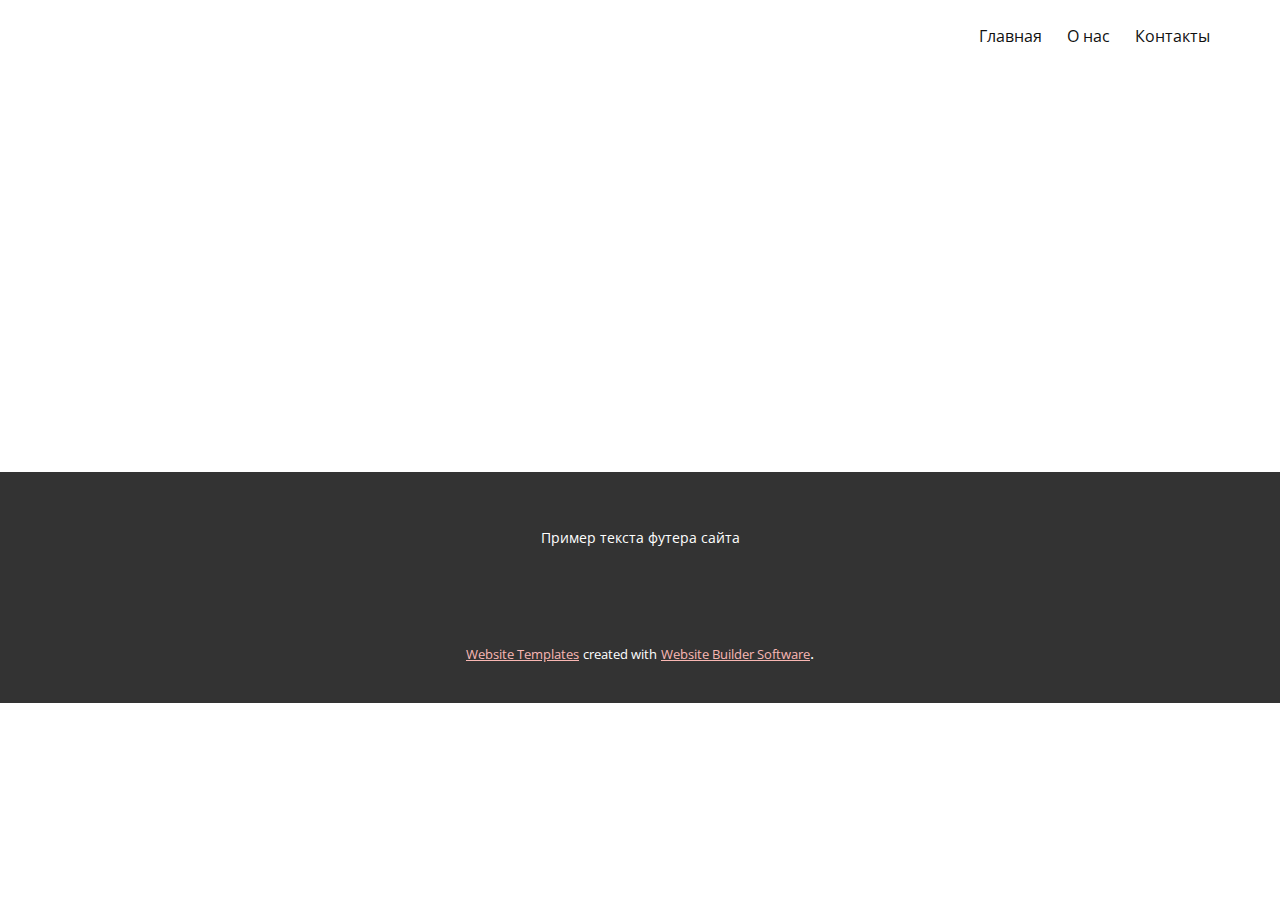
<file: Контакты.html>
<!DOCTYPE html>
<html style="font-size: 16px;" lang="ru"><head>
    <meta name="viewport" content="width=device-width, initial-scale=1.0">
    <meta charset="utf-8">
    <meta name="keywords" content="">
    <meta name="description" content="">
    <title>Контакты</title>
    <link rel="stylesheet" href="nicepage.css" media="screen">
<link rel="stylesheet" href="Контакты.css" media="screen">
    <script class="u-script" type="text/javascript" src="jquery.js" defer=""></script>
    <script class="u-script" type="text/javascript" src="nicepage.js" defer=""></script>
    <meta name="generator" content="Nicepage 4.21.5, nicepage.com">
    <link id="u-theme-google-font" rel="stylesheet" href="https://fonts.googleapis.com/css?family=Roboto:100,100i,300,300i,400,400i,500,500i,700,700i,900,900i|Open+Sans:300,300i,400,400i,500,500i,600,600i,700,700i,800,800i">
    
    
    <script type="application/ld+json">{
		"@context": "http://schema.org",
		"@type": "Organization",
		"name": "",
		"logo": "images/default-logo.png"
}</script>
    <meta name="theme-color" content="#f15048">
    <meta property="og:title" content="Контакты">
    <meta property="og:type" content="website">
  </head>
  <body class="u-body u-xl-mode" data-lang="ru"><header class="u-clearfix u-header u-header" id="sec-2bc8"><div class="u-clearfix u-sheet u-sheet-1">
        <nav class="u-align-left u-font-size-14 u-menu u-nav-spacing-25 u-offcanvas u-menu-1">
          <div class="menu-collapse">
            <a class="u-button-style u-nav-link" href="#" style="padding: 4px 0px; font-size: calc(1em + 8px);">
              <svg class="u-svg-link" preserveAspectRatio="xMidYMin slice" viewBox="0 0 302 302" style="undefined"><use xmlns:xlink="http://www.w3.org/1999/xlink" xlink:href="#svg-7b92"></use></svg>
              <svg xmlns="http://www.w3.org/2000/svg" xmlns:xlink="http://www.w3.org/1999/xlink" version="1.1" id="svg-7b92" x="0px" y="0px" viewBox="0 0 302 302" style="enable-background:new 0 0 302 302;" xml:space="preserve" class="u-svg-content"><g><rect y="36" width="302" height="30"></rect><rect y="236" width="302" height="30"></rect><rect y="136" width="302" height="30"></rect>
</g><g></g><g></g><g></g><g></g><g></g><g></g><g></g><g></g><g></g><g></g><g></g><g></g><g></g><g></g><g></g></svg>
            </a>
          </div>
          <div class="u-nav-container">
            <ul class="u-nav u-spacing-25 u-unstyled"><li class="u-nav-item"><a class="u-button-style u-nav-link" href="Главная.html" style="padding: 8px 0px;">Главная</a>
</li><li class="u-nav-item"><a class="u-button-style u-nav-link" href="О-нас.html" style="padding: 8px 0px;">О нас</a>
</li><li class="u-nav-item"><a class="u-button-style u-nav-link" href="Контакты.html" style="padding: 8px 0px;">Контакты</a>
</li></ul>
          </div>
          <div class="u-nav-container-collapse">
            <div class="u-align-center u-black u-container-style u-inner-container-layout u-opacity u-opacity-95 u-sidenav">
              <div class="u-inner-container-layout u-sidenav-overflow">
                <div class="u-menu-close"></div>
                <ul class="u-align-center u-nav u-sidenav-items u-unstyled u-nav-2"><li class="u-nav-item"><a class="u-button-style u-nav-link" href="Главная.html">Главная</a>
</li><li class="u-nav-item"><a class="u-button-style u-nav-link" href="О-нас.html">О нас</a>
</li><li class="u-nav-item"><a class="u-button-style u-nav-link" href="Контакты.html">Контакты</a>
</li></ul>
              </div>
            </div>
            <div class="u-black u-menu-overlay u-opacity u-opacity-70"></div>
          </div>
        </nav>
        <a href="#" class="u-image u-logo u-image-1" src="">
          <img src="images/default-logo.png" class="u-logo-image u-logo-image-1">
        </a>
      </div></header>
    <section class="u-clearfix u-section-1" id="sec-b9e5">
      <div class="u-clearfix u-sheet u-sheet-1"></div>
    </section>
    
    
    <footer class="u-clearfix u-footer u-grey-80" id="sec-c596"><div class="u-clearfix u-sheet u-sheet-1">
        <div class="u-align-center u-container-style u-group u-group-1">
          <div class="u-container-layout u-valign-middle u-container-layout-1">
            <p class="u-small-text u-text u-text-variant u-text-1">Пример текста футера сайта</p>
          </div>
        </div>
      </div></footer>
    <section class="u-backlink u-clearfix u-grey-80">
      <a class="u-link" href="https://nicepage.com/website-templates" target="_blank">
        <span>Website Templates</span>
      </a>
      <p class="u-text">
        <span>created with</span>
      </p>
      <a class="u-link" href="" target="_blank">
        <span>Website Builder Software</span>
      </a>. 
    </section>
  
</body></html>
</file>
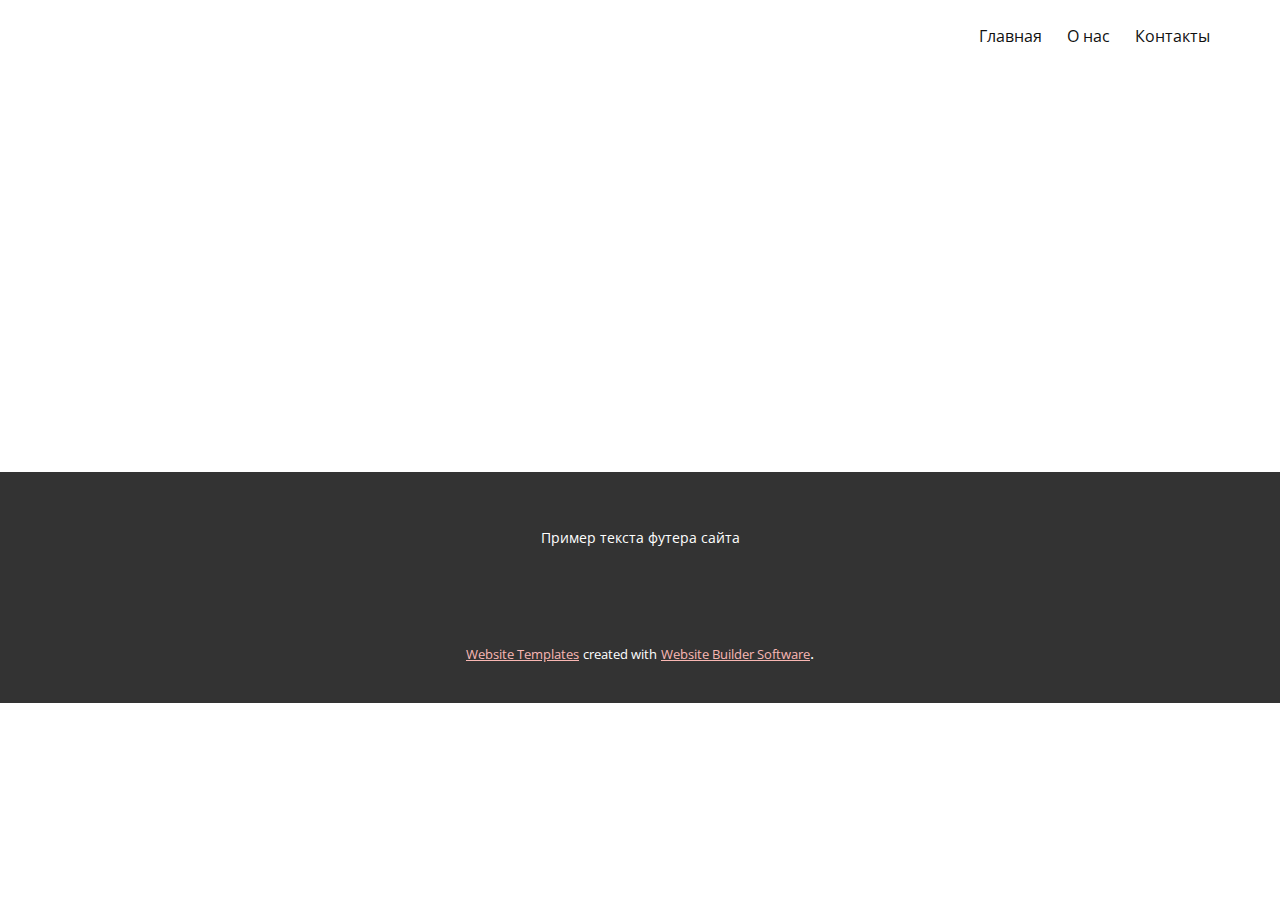
<file: О-нас.html>
<!DOCTYPE html>
<html style="font-size: 16px;" lang="ru"><head>
    <meta name="viewport" content="width=device-width, initial-scale=1.0">
    <meta charset="utf-8">
    <meta name="keywords" content="">
    <meta name="description" content="">
    <title>О нас</title>
    <link rel="stylesheet" href="nicepage.css" media="screen">
<link rel="stylesheet" href="О-нас.css" media="screen">
    <script class="u-script" type="text/javascript" src="jquery.js" defer=""></script>
    <script class="u-script" type="text/javascript" src="nicepage.js" defer=""></script>
    <meta name="generator" content="Nicepage 4.21.5, nicepage.com">
    <link id="u-theme-google-font" rel="stylesheet" href="https://fonts.googleapis.com/css?family=Roboto:100,100i,300,300i,400,400i,500,500i,700,700i,900,900i|Open+Sans:300,300i,400,400i,500,500i,600,600i,700,700i,800,800i">
    
    
    <script type="application/ld+json">{
		"@context": "http://schema.org",
		"@type": "Organization",
		"name": "",
		"logo": "images/default-logo.png"
}</script>
    <meta name="theme-color" content="#f15048">
    <meta property="og:title" content="О нас">
    <meta property="og:type" content="website">
  </head>
  <body class="u-body u-xl-mode" data-lang="ru"><header class="u-clearfix u-header u-header" id="sec-2bc8"><div class="u-clearfix u-sheet u-sheet-1">
        <nav class="u-align-left u-font-size-14 u-menu u-nav-spacing-25 u-offcanvas u-menu-1">
          <div class="menu-collapse">
            <a class="u-button-style u-nav-link" href="#" style="padding: 4px 0px; font-size: calc(1em + 8px);">
              <svg class="u-svg-link" preserveAspectRatio="xMidYMin slice" viewBox="0 0 302 302" style="undefined"><use xmlns:xlink="http://www.w3.org/1999/xlink" xlink:href="#svg-7b92"></use></svg>
              <svg xmlns="http://www.w3.org/2000/svg" xmlns:xlink="http://www.w3.org/1999/xlink" version="1.1" id="svg-7b92" x="0px" y="0px" viewBox="0 0 302 302" style="enable-background:new 0 0 302 302;" xml:space="preserve" class="u-svg-content"><g><rect y="36" width="302" height="30"></rect><rect y="236" width="302" height="30"></rect><rect y="136" width="302" height="30"></rect>
</g><g></g><g></g><g></g><g></g><g></g><g></g><g></g><g></g><g></g><g></g><g></g><g></g><g></g><g></g><g></g></svg>
            </a>
          </div>
          <div class="u-nav-container">
            <ul class="u-nav u-spacing-25 u-unstyled"><li class="u-nav-item"><a class="u-button-style u-nav-link" href="Главная.html" style="padding: 8px 0px;">Главная</a>
</li><li class="u-nav-item"><a class="u-button-style u-nav-link" href="О-нас.html" style="padding: 8px 0px;">О нас</a>
</li><li class="u-nav-item"><a class="u-button-style u-nav-link" href="Контакты.html" style="padding: 8px 0px;">Контакты</a>
</li></ul>
          </div>
          <div class="u-nav-container-collapse">
            <div class="u-align-center u-black u-container-style u-inner-container-layout u-opacity u-opacity-95 u-sidenav">
              <div class="u-inner-container-layout u-sidenav-overflow">
                <div class="u-menu-close"></div>
                <ul class="u-align-center u-nav u-sidenav-items u-unstyled u-nav-2"><li class="u-nav-item"><a class="u-button-style u-nav-link" href="Главная.html">Главная</a>
</li><li class="u-nav-item"><a class="u-button-style u-nav-link" href="О-нас.html">О нас</a>
</li><li class="u-nav-item"><a class="u-button-style u-nav-link" href="Контакты.html">Контакты</a>
</li></ul>
              </div>
            </div>
            <div class="u-black u-menu-overlay u-opacity u-opacity-70"></div>
          </div>
        </nav>
        <a href="#" class="u-image u-logo u-image-1" src="">
          <img src="images/default-logo.png" class="u-logo-image u-logo-image-1">
        </a>
      </div></header>
    <section class="u-clearfix u-section-1" id="sec-2ac5">
      <div class="u-clearfix u-sheet u-sheet-1"></div>
    </section>
    
    
    <footer class="u-clearfix u-footer u-grey-80" id="sec-c596"><div class="u-clearfix u-sheet u-sheet-1">
        <div class="u-align-center u-container-style u-group u-group-1">
          <div class="u-container-layout u-valign-middle u-container-layout-1">
            <p class="u-small-text u-text u-text-variant u-text-1">Пример текста футера сайта</p>
          </div>
        </div>
      </div></footer>
    <section class="u-backlink u-clearfix u-grey-80">
      <a class="u-link" href="https://nicepage.com/website-templates" target="_blank">
        <span>Website Templates</span>
      </a>
      <p class="u-text">
        <span>created with</span>
      </p>
      <a class="u-link" href="" target="_blank">
        <span>Website Builder Software</span>
      </a>. 
    </section>
  
</body></html>
</file>
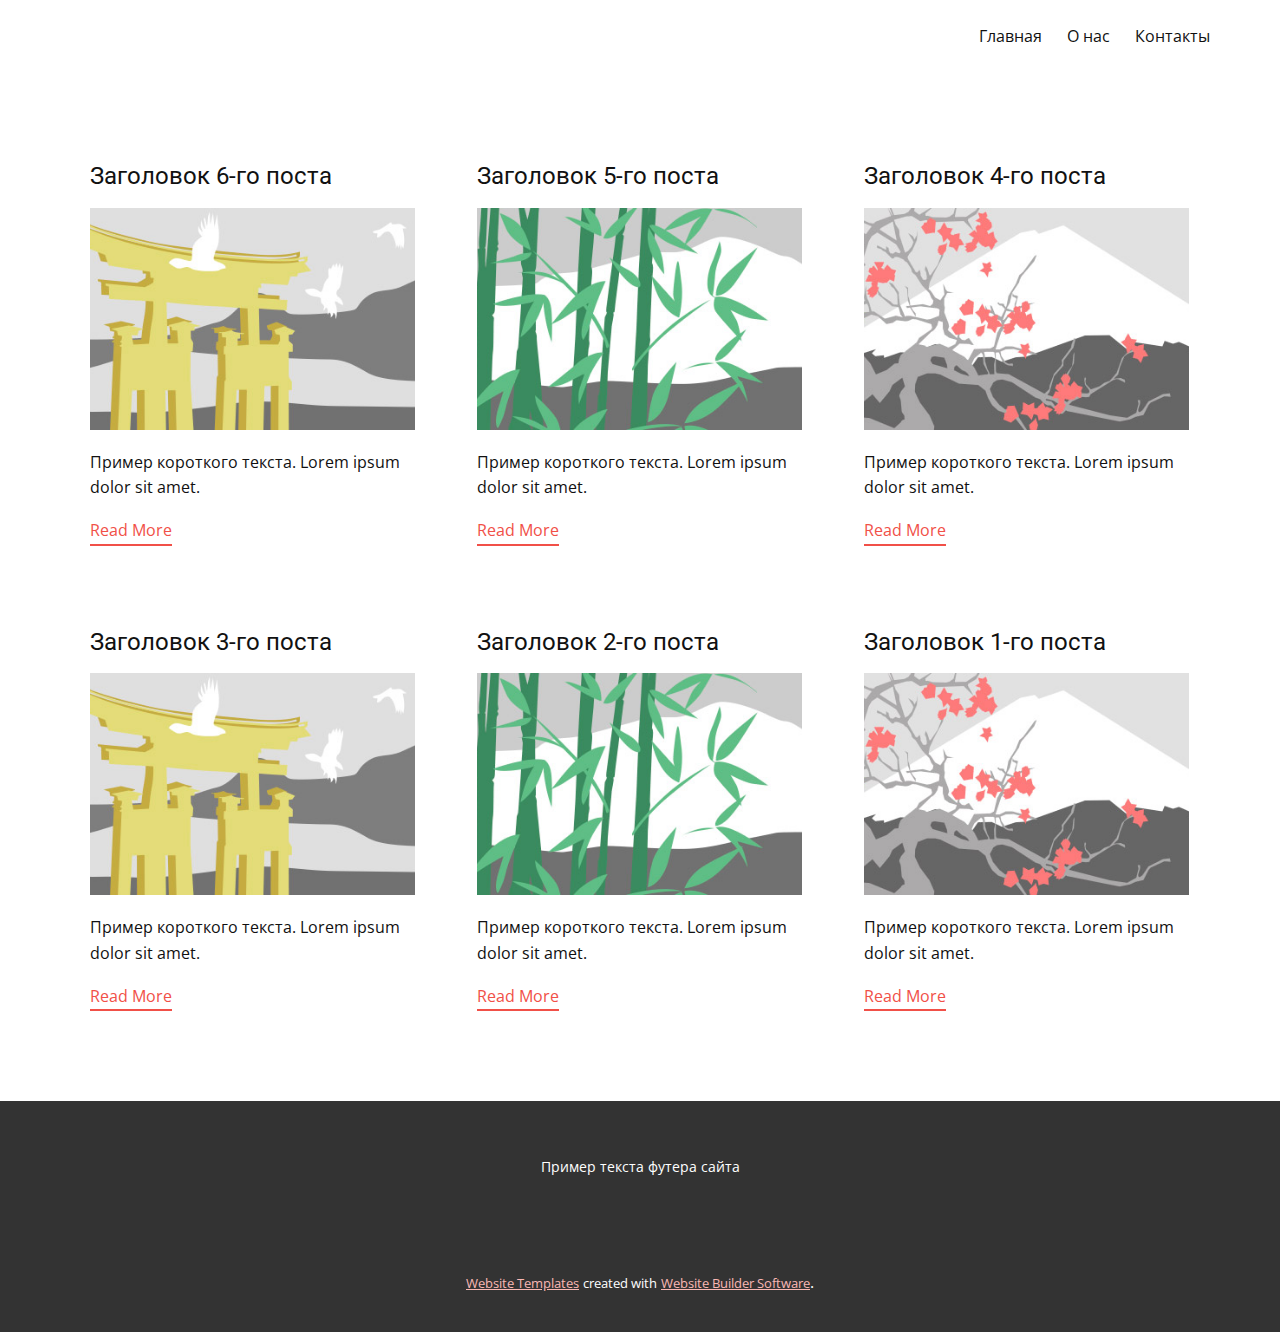
<file: blog/blog.html>
<!DOCTYPE html>
<html style="font-size: 16px;" lang="ru"><head>
    <meta name="viewport" content="width=device-width, initial-scale=1.0">
    <meta charset="utf-8">
    <meta name="keywords" content="">
    <meta name="description" content="">
    <title>Blog Template</title>
    <link rel="stylesheet" href="../nicepage.css" media="screen">
<link rel="stylesheet" href="../Blog-Template.css" media="screen">
    <script class="u-script" type="text/javascript" src="../jquery.js" defer=""></script>
    <script class="u-script" type="text/javascript" src="../nicepage.js" defer=""></script>
    <meta name="generator" content="Nicepage 4.21.5, nicepage.com">
    <link id="u-theme-google-font" rel="stylesheet" href="https://fonts.googleapis.com/css?family=Roboto:100,100i,300,300i,400,400i,500,500i,700,700i,900,900i|Open+Sans:300,300i,400,400i,500,500i,600,600i,700,700i,800,800i">
    
    
    <script type="application/ld+json">{
		"@context": "http://schema.org",
		"@type": "Organization",
		"name": "",
		"logo": "images/default-logo.png"
}</script>
    <meta name="theme-color" content="#f15048">
  </head>
  <body class="u-body u-xl-mode" data-lang="ru"><header class="u-clearfix u-header u-header" id="sec-2bc8"><div class="u-clearfix u-sheet u-sheet-1">
        <nav class="u-align-left u-font-size-14 u-menu u-nav-spacing-25 u-offcanvas u-menu-1">
          <div class="menu-collapse">
            <a class="u-button-style u-nav-link" href="#" style="padding: 4px 0px; font-size: calc(1em + 8px);">
              <svg class="u-svg-link" preserveAspectRatio="xMidYMin slice" viewBox="0 0 302 302" style="undefined"><use xmlns:xlink="http://www.w3.org/1999/xlink" xlink:href="#svg-7b92"></use></svg>
              <svg xmlns="http://www.w3.org/2000/svg" xmlns:xlink="http://www.w3.org/1999/xlink" version="1.1" id="svg-7b92" x="0px" y="0px" viewBox="0 0 302 302" style="enable-background:new 0 0 302 302;" xml:space="preserve" class="u-svg-content"><g><rect y="36" width="302" height="30"></rect><rect y="236" width="302" height="30"></rect><rect y="136" width="302" height="30"></rect>
</g><g></g><g></g><g></g><g></g><g></g><g></g><g></g><g></g><g></g><g></g><g></g><g></g><g></g><g></g><g></g></svg>
            </a>
          </div>
          <div class="u-nav-container">
            <ul class="u-nav u-spacing-25 u-unstyled"><li class="u-nav-item"><a class="u-button-style u-nav-link" href="../Главная.html" style="padding: 8px 0px;">Главная</a>
</li><li class="u-nav-item"><a class="u-button-style u-nav-link" href="../О-нас.html" style="padding: 8px 0px;">О нас</a>
</li><li class="u-nav-item"><a class="u-button-style u-nav-link" href="../Контакты.html" style="padding: 8px 0px;">Контакты</a>
</li></ul>
          </div>
          <div class="u-nav-container-collapse">
            <div class="u-align-center u-black u-container-style u-inner-container-layout u-opacity u-opacity-95 u-sidenav">
              <div class="u-inner-container-layout u-sidenav-overflow">
                <div class="u-menu-close"></div>
                <ul class="u-align-center u-nav u-sidenav-items u-unstyled u-nav-2"><li class="u-nav-item"><a class="u-button-style u-nav-link" href="../Главная.html">Главная</a>
</li><li class="u-nav-item"><a class="u-button-style u-nav-link" href="../О-нас.html">О нас</a>
</li><li class="u-nav-item"><a class="u-button-style u-nav-link" href="../Контакты.html">Контакты</a>
</li></ul>
              </div>
            </div>
            <div class="u-black u-menu-overlay u-opacity u-opacity-70"></div>
          </div>
        </nav>
        <a href="#" class="u-image u-logo u-image-1" src="">
          <img src="../images/default-logo.png" class="u-logo-image u-logo-image-1">
        </a>
      </div></header>
    <section class="u-clearfix u-section-1" id="sec-52f6">
      <div class="u-clearfix u-sheet u-valign-middle u-sheet-1"><!--blog--><!--blog_options_json--><!--{"type":"Recent","source":"","tags":"","count":""}--><!--/blog_options_json-->
        <div class="u-blog u-expanded-width u-repeater u-repeater-1"><!--blog_post-->
          <div class="u-blog-post u-container-style u-repeater-item u-white u-repeater-item-1">
            <div class="u-container-layout u-similar-container u-valign-top u-container-layout-1"><!--blog_post_header-->
              <h4 class="u-blog-control u-text u-text-1">
                <a class="u-post-header-link" href="../blog/пост-5.html">Заголовок 6-го поста</a>
              </h4><!--/blog_post_header--><!--blog_post_image-->
              <a class="u-post-header-link" href="../blog/пост-5.html"><img alt="" class="u-blog-control u-expanded-width u-image u-image-default u-image-1" src="../images/8ad73f3c.jpeg"></a><!--/blog_post_image--><!--blog_post_content-->
              <div class="u-blog-control u-post-content u-text u-text-2 fr-view">Пример короткого текста. Lorem ipsum dolor sit amet.</div><!--/blog_post_content--><!--blog_post_readmore-->
              <a href="../blog/пост-5.html" class="u-blog-control u-border-2 u-border-palette-1-base u-btn u-btn-rectangle u-button-style u-none u-btn-1"><!--blog_post_readmore_content--><!--options_json--><!--{"content":"Read More","defaultValue":"Читать дальше"}--><!--/options_json-->Read More<!--/blog_post_readmore_content--></a><!--/blog_post_readmore-->
            </div>
          </div><div class="u-blog-post u-container-style u-repeater-item u-video-cover u-white">
            <div class="u-container-layout u-similar-container u-valign-top u-container-layout-2"><!--blog_post_header-->
              <h4 class="u-blog-control u-text u-text-3">
                <a class="u-post-header-link" href="../blog/пост-4.html">Заголовок 5-го поста</a>
              </h4><!--/blog_post_header--><!--blog_post_image-->
              <a class="u-post-header-link" href="../blog/пост-4.html"><img alt="" class="u-blog-control u-expanded-width u-image u-image-default u-image-2" src="../images/68f64b9d.jpeg"></a><!--/blog_post_image--><!--blog_post_content-->
              <div class="u-blog-control u-post-content u-text u-text-4 fr-view">Пример короткого текста. Lorem ipsum dolor sit amet.</div><!--/blog_post_content--><!--blog_post_readmore-->
              <a href="../blog/пост-4.html" class="u-blog-control u-border-2 u-border-palette-1-base u-btn u-btn-rectangle u-button-style u-none u-btn-2"><!--blog_post_readmore_content--><!--options_json--><!--{"content":"Read More","defaultValue":"Читать дальше"}--><!--/options_json-->Read More<!--/blog_post_readmore_content--></a><!--/blog_post_readmore-->
            </div>
          </div><div class="u-blog-post u-container-style u-repeater-item u-video-cover u-white">
            <div class="u-container-layout u-similar-container u-valign-top u-container-layout-3"><!--blog_post_header-->
              <h4 class="u-blog-control u-text u-text-5">
                <a class="u-post-header-link" href="../blog/пост-3.html">Заголовок 4-го поста</a>
              </h4><!--/blog_post_header--><!--blog_post_image-->
              <a class="u-post-header-link" href="../blog/пост-3.html"><img alt="" class="u-blog-control u-expanded-width u-image u-image-default u-image-3" src="../images/0fd3416c.jpeg"></a><!--/blog_post_image--><!--blog_post_content-->
              <div class="u-blog-control u-post-content u-text u-text-6 fr-view">Пример короткого текста. Lorem ipsum dolor sit amet.</div><!--/blog_post_content--><!--blog_post_readmore-->
              <a href="../blog/пост-3.html" class="u-blog-control u-border-2 u-border-palette-1-base u-btn u-btn-rectangle u-button-style u-none u-btn-3"><!--blog_post_readmore_content--><!--options_json--><!--{"content":"Read More","defaultValue":"Читать дальше"}--><!--/options_json-->Read More<!--/blog_post_readmore_content--></a><!--/blog_post_readmore-->
            </div>
          </div><div class="u-blog-post u-container-style u-repeater-item u-white u-repeater-item-1">
            <div class="u-container-layout u-similar-container u-valign-top u-container-layout-1"><!--blog_post_header-->
              <h4 class="u-blog-control u-text u-text-1">
                <a class="u-post-header-link" href="../blog/пост-2.html">Заголовок 3-го поста</a>
              </h4><!--/blog_post_header--><!--blog_post_image-->
              <a class="u-post-header-link" href="../blog/пост-2.html"><img alt="" class="u-blog-control u-expanded-width u-image u-image-default u-image-1" src="../images/8ad73f3c.jpeg"></a><!--/blog_post_image--><!--blog_post_content-->
              <div class="u-blog-control u-post-content u-text u-text-2 fr-view">Пример короткого текста. Lorem ipsum dolor sit amet.</div><!--/blog_post_content--><!--blog_post_readmore-->
              <a href="../blog/пост-2.html" class="u-blog-control u-border-2 u-border-palette-1-base u-btn u-btn-rectangle u-button-style u-none u-btn-1"><!--blog_post_readmore_content--><!--options_json--><!--{"content":"Read More","defaultValue":"Читать дальше"}--><!--/options_json-->Read More<!--/blog_post_readmore_content--></a><!--/blog_post_readmore-->
            </div>
          </div><div class="u-blog-post u-container-style u-repeater-item u-video-cover u-white">
            <div class="u-container-layout u-similar-container u-valign-top u-container-layout-2"><!--blog_post_header-->
              <h4 class="u-blog-control u-text u-text-3">
                <a class="u-post-header-link" href="../blog/пост-1.html">Заголовок 2-го поста</a>
              </h4><!--/blog_post_header--><!--blog_post_image-->
              <a class="u-post-header-link" href="../blog/пост-1.html"><img alt="" class="u-blog-control u-expanded-width u-image u-image-default u-image-2" src="../images/68f64b9d.jpeg"></a><!--/blog_post_image--><!--blog_post_content-->
              <div class="u-blog-control u-post-content u-text u-text-4 fr-view">Пример короткого текста. Lorem ipsum dolor sit amet.</div><!--/blog_post_content--><!--blog_post_readmore-->
              <a href="../blog/пост-1.html" class="u-blog-control u-border-2 u-border-palette-1-base u-btn u-btn-rectangle u-button-style u-none u-btn-2"><!--blog_post_readmore_content--><!--options_json--><!--{"content":"Read More","defaultValue":"Читать дальше"}--><!--/options_json-->Read More<!--/blog_post_readmore_content--></a><!--/blog_post_readmore-->
            </div>
          </div><div class="u-blog-post u-container-style u-repeater-item u-video-cover u-white">
            <div class="u-container-layout u-similar-container u-valign-top u-container-layout-3"><!--blog_post_header-->
              <h4 class="u-blog-control u-text u-text-5">
                <a class="u-post-header-link" href="../blog/пост.html">Заголовок 1-го поста</a>
              </h4><!--/blog_post_header--><!--blog_post_image-->
              <a class="u-post-header-link" href="../blog/пост.html"><img alt="" class="u-blog-control u-expanded-width u-image u-image-default u-image-3" src="../images/0fd3416c.jpeg"></a><!--/blog_post_image--><!--blog_post_content-->
              <div class="u-blog-control u-post-content u-text u-text-6 fr-view">Пример короткого текста. Lorem ipsum dolor sit amet.</div><!--/blog_post_content--><!--blog_post_readmore-->
              <a href="../blog/пост.html" class="u-blog-control u-border-2 u-border-palette-1-base u-btn u-btn-rectangle u-button-style u-none u-btn-3"><!--blog_post_readmore_content--><!--options_json--><!--{"content":"Read More","defaultValue":"Читать дальше"}--><!--/options_json-->Read More<!--/blog_post_readmore_content--></a><!--/blog_post_readmore-->
            </div>
          </div><!--/blog_post--><!--blog_post-->
          <!--/blog_post--><!--blog_post-->
          <!--/blog_post-->
        </div><!--/blog-->
      </div>
    </section>
    
    
    <footer class="u-clearfix u-footer u-grey-80" id="sec-c596"><div class="u-clearfix u-sheet u-sheet-1">
        <div class="u-align-center u-container-style u-group u-group-1">
          <div class="u-container-layout u-valign-middle u-container-layout-1">
            <p class="u-small-text u-text u-text-variant u-text-1">Пример текста футера сайта</p>
          </div>
        </div>
      </div></footer>
    <section class="u-backlink u-clearfix u-grey-80">
      <a class="u-link" href="https://nicepage.com/website-templates" target="_blank">
        <span>Website Templates</span>
      </a>
      <p class="u-text">
        <span>created with</span>
      </p>
      <a class="u-link" href="" target="_blank">
        <span>Website Builder Software</span>
      </a>. 
    </section>
  
</body></html>
</file>
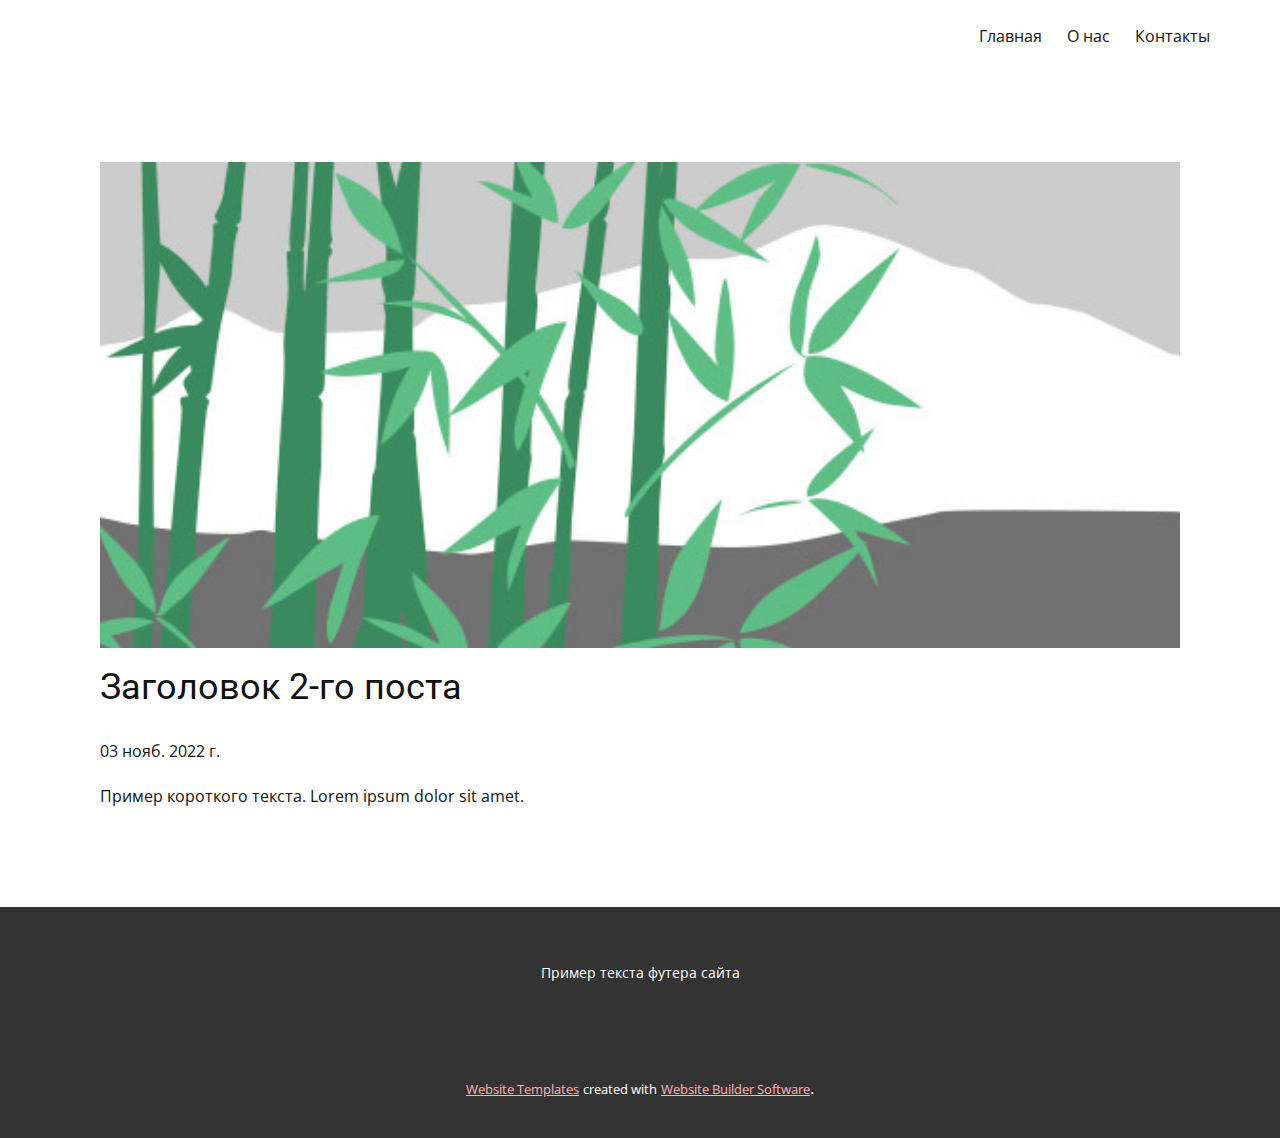
<file: blog/пост-1.html>
<!DOCTYPE html>
<html style="font-size: 16px;" lang="ru"><head>
    <meta name="viewport" content="width=device-width, initial-scale=1.0">
    <meta charset="utf-8">
    <meta name="keywords" content="Заголовок 1-го поста">
    <meta name="description" content="">
    <title>Заголовок 2-го поста</title>
    <link rel="stylesheet" href="../nicepage.css" media="screen">
<link rel="stylesheet" href="../Post-Template.css" media="screen">
    <script class="u-script" type="text/javascript" src="../jquery.js" defer=""></script>
    <script class="u-script" type="text/javascript" src="../nicepage.js" defer=""></script>
    <meta name="generator" content="Nicepage 4.21.5, nicepage.com">
    <link id="u-theme-google-font" rel="stylesheet" href="https://fonts.googleapis.com/css?family=Roboto:100,100i,300,300i,400,400i,500,500i,700,700i,900,900i|Open+Sans:300,300i,400,400i,500,500i,600,600i,700,700i,800,800i">
    
    
    <script type="application/ld+json">{
		"@context": "http://schema.org",
		"@type": "Organization",
		"name": "",
		"logo": "images/default-logo.png"
}</script>
    <meta name="theme-color" content="#f15048">
  </head>
  <body class="u-body u-xl-mode" data-lang="ru"><header class="u-clearfix u-header u-header" id="sec-2bc8"><div class="u-clearfix u-sheet u-sheet-1">
        <nav class="u-align-left u-font-size-14 u-menu u-nav-spacing-25 u-offcanvas u-menu-1">
          <div class="menu-collapse">
            <a class="u-button-style u-nav-link" href="#" style="padding: 4px 0px; font-size: calc(1em + 8px);">
              <svg class="u-svg-link" preserveAspectRatio="xMidYMin slice" viewBox="0 0 302 302" style="undefined"><use xmlns:xlink="http://www.w3.org/1999/xlink" xlink:href="#svg-7b92"></use></svg>
              <svg xmlns="http://www.w3.org/2000/svg" xmlns:xlink="http://www.w3.org/1999/xlink" version="1.1" id="svg-7b92" x="0px" y="0px" viewBox="0 0 302 302" style="enable-background:new 0 0 302 302;" xml:space="preserve" class="u-svg-content"><g><rect y="36" width="302" height="30"></rect><rect y="236" width="302" height="30"></rect><rect y="136" width="302" height="30"></rect>
</g><g></g><g></g><g></g><g></g><g></g><g></g><g></g><g></g><g></g><g></g><g></g><g></g><g></g><g></g><g></g></svg>
            </a>
          </div>
          <div class="u-nav-container">
            <ul class="u-nav u-spacing-25 u-unstyled"><li class="u-nav-item"><a class="u-button-style u-nav-link" href="../Главная.html" style="padding: 8px 0px;">Главная</a>
</li><li class="u-nav-item"><a class="u-button-style u-nav-link" href="../О-нас.html" style="padding: 8px 0px;">О нас</a>
</li><li class="u-nav-item"><a class="u-button-style u-nav-link" href="../Контакты.html" style="padding: 8px 0px;">Контакты</a>
</li></ul>
          </div>
          <div class="u-nav-container-collapse">
            <div class="u-align-center u-black u-container-style u-inner-container-layout u-opacity u-opacity-95 u-sidenav">
              <div class="u-inner-container-layout u-sidenav-overflow">
                <div class="u-menu-close"></div>
                <ul class="u-align-center u-nav u-sidenav-items u-unstyled u-nav-2"><li class="u-nav-item"><a class="u-button-style u-nav-link" href="../Главная.html">Главная</a>
</li><li class="u-nav-item"><a class="u-button-style u-nav-link" href="../О-нас.html">О нас</a>
</li><li class="u-nav-item"><a class="u-button-style u-nav-link" href="../Контакты.html">Контакты</a>
</li></ul>
              </div>
            </div>
            <div class="u-black u-menu-overlay u-opacity u-opacity-70"></div>
          </div>
        </nav>
        <a href="#" class="u-image u-logo u-image-1" src="">
          <img src="../images/default-logo.png" class="u-logo-image u-logo-image-1">
        </a>
      </div></header>
    <section class="u-align-center u-clearfix u-section-1" id="sec-012a">
      <div class="u-clearfix u-sheet u-valign-middle-md u-valign-middle-sm u-valign-middle-xs u-sheet-1"><!--post_details--><!--post_details_options_json--><!--{"source":""}--><!--/post_details_options_json--><!--blog_post-->
        <div class="u-container-style u-expanded-width u-post-details u-post-details-1">
          <div class="u-container-layout u-valign-middle u-container-layout-1"><!--blog_post_image-->
            <img alt="" class="u-blog-control u-expanded-width u-image u-image-default u-image-1" src="../images/68f64b9d.jpeg"><!--/blog_post_image--><!--blog_post_header-->
            <h2 class="u-blog-control u-text u-text-1">Заголовок 2-го поста</h2><!--/blog_post_header--><!--blog_post_metadata-->
            <div class="u-blog-control u-metadata u-metadata-1"><!--blog_post_metadata_date-->
              <span class="u-meta-date u-meta-icon">03 нояб. 2022 г.</span><!--/blog_post_metadata_date--><!--blog_post_metadata_category-->
              <!--/blog_post_metadata_category--><!--blog_post_metadata_comments-->
              <!--/blog_post_metadata_comments-->
            </div><!--/blog_post_metadata--><!--blog_post_content-->
            <div class="u-align-justify u-blog-control u-post-content u-text u-text-2 fr-view">
  Пример короткого текста. Lorem ipsum dolor sit amet.
  </div><!--/blog_post_content-->
          </div>
        </div><!--/blog_post--><!--/post_details-->
      </div>
    </section>
    
    
    <footer class="u-clearfix u-footer u-grey-80" id="sec-c596"><div class="u-clearfix u-sheet u-sheet-1">
        <div class="u-align-center u-container-style u-group u-group-1">
          <div class="u-container-layout u-valign-middle u-container-layout-1">
            <p class="u-small-text u-text u-text-variant u-text-1">Пример текста футера сайта</p>
          </div>
        </div>
      </div></footer>
    <section class="u-backlink u-clearfix u-grey-80">
      <a class="u-link" href="https://nicepage.com/website-templates" target="_blank">
        <span>Website Templates</span>
      </a>
      <p class="u-text">
        <span>created with</span>
      </p>
      <a class="u-link" href="" target="_blank">
        <span>Website Builder Software</span>
      </a>. 
    </section>
  
</body></html>
</file>
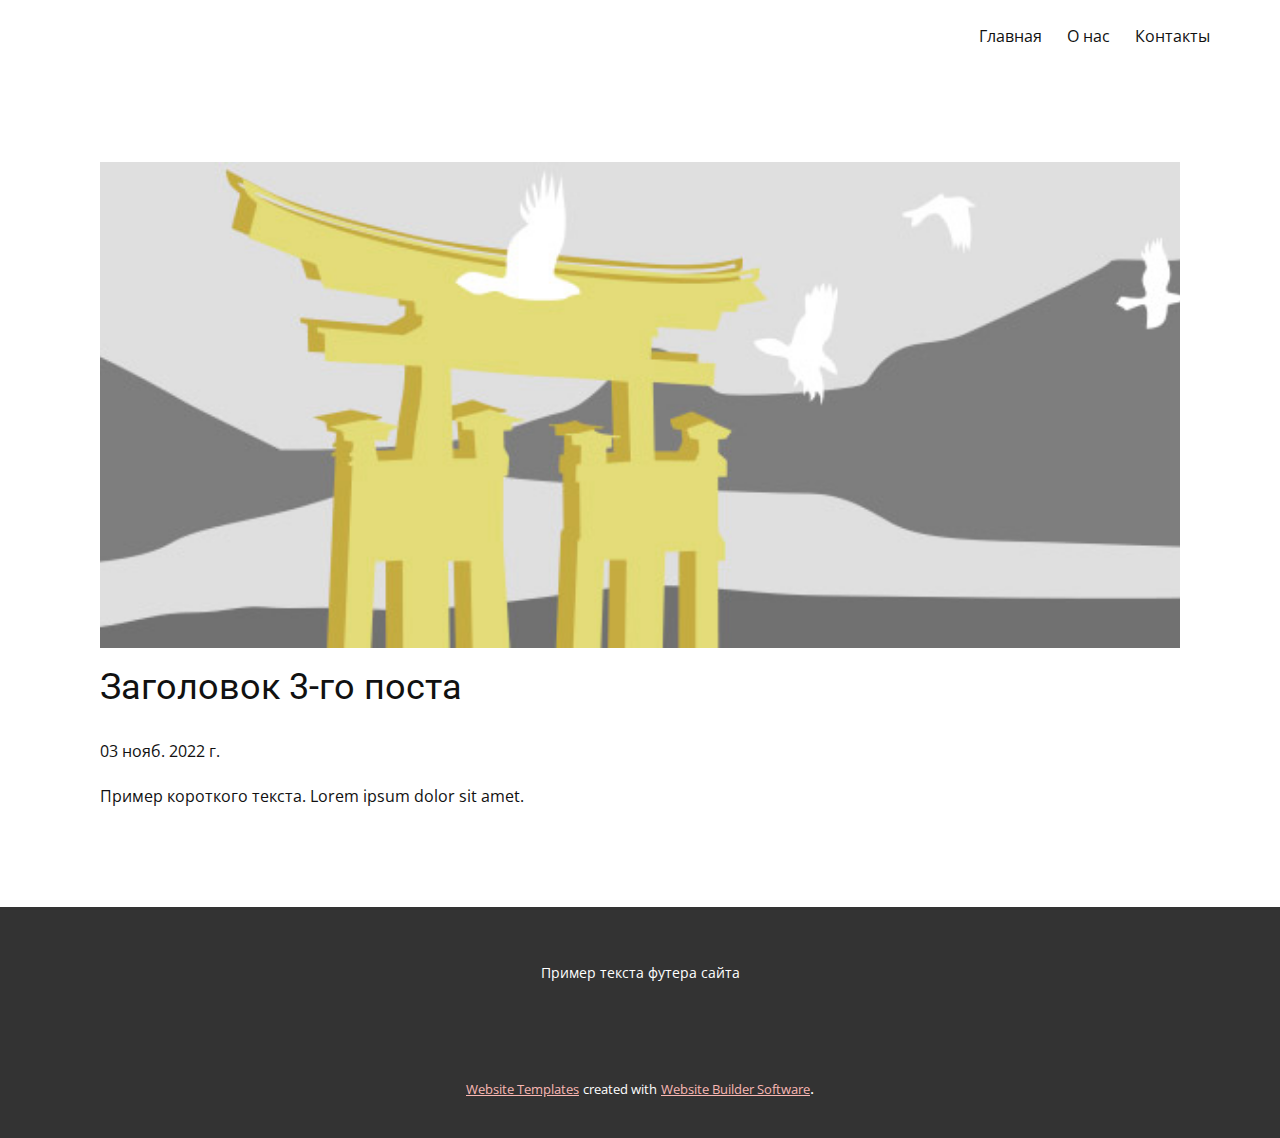
<file: blog/пост-2.html>
<!DOCTYPE html>
<html style="font-size: 16px;" lang="ru"><head>
    <meta name="viewport" content="width=device-width, initial-scale=1.0">
    <meta charset="utf-8">
    <meta name="keywords" content="Заголовок 1-го поста">
    <meta name="description" content="">
    <title>Заголовок 3-го поста</title>
    <link rel="stylesheet" href="../nicepage.css" media="screen">
<link rel="stylesheet" href="../Post-Template.css" media="screen">
    <script class="u-script" type="text/javascript" src="../jquery.js" defer=""></script>
    <script class="u-script" type="text/javascript" src="../nicepage.js" defer=""></script>
    <meta name="generator" content="Nicepage 4.21.5, nicepage.com">
    <link id="u-theme-google-font" rel="stylesheet" href="https://fonts.googleapis.com/css?family=Roboto:100,100i,300,300i,400,400i,500,500i,700,700i,900,900i|Open+Sans:300,300i,400,400i,500,500i,600,600i,700,700i,800,800i">
    
    
    <script type="application/ld+json">{
		"@context": "http://schema.org",
		"@type": "Organization",
		"name": "",
		"logo": "images/default-logo.png"
}</script>
    <meta name="theme-color" content="#f15048">
  </head>
  <body class="u-body u-xl-mode" data-lang="ru"><header class="u-clearfix u-header u-header" id="sec-2bc8"><div class="u-clearfix u-sheet u-sheet-1">
        <nav class="u-align-left u-font-size-14 u-menu u-nav-spacing-25 u-offcanvas u-menu-1">
          <div class="menu-collapse">
            <a class="u-button-style u-nav-link" href="#" style="padding: 4px 0px; font-size: calc(1em + 8px);">
              <svg class="u-svg-link" preserveAspectRatio="xMidYMin slice" viewBox="0 0 302 302" style="undefined"><use xmlns:xlink="http://www.w3.org/1999/xlink" xlink:href="#svg-7b92"></use></svg>
              <svg xmlns="http://www.w3.org/2000/svg" xmlns:xlink="http://www.w3.org/1999/xlink" version="1.1" id="svg-7b92" x="0px" y="0px" viewBox="0 0 302 302" style="enable-background:new 0 0 302 302;" xml:space="preserve" class="u-svg-content"><g><rect y="36" width="302" height="30"></rect><rect y="236" width="302" height="30"></rect><rect y="136" width="302" height="30"></rect>
</g><g></g><g></g><g></g><g></g><g></g><g></g><g></g><g></g><g></g><g></g><g></g><g></g><g></g><g></g><g></g></svg>
            </a>
          </div>
          <div class="u-nav-container">
            <ul class="u-nav u-spacing-25 u-unstyled"><li class="u-nav-item"><a class="u-button-style u-nav-link" href="../Главная.html" style="padding: 8px 0px;">Главная</a>
</li><li class="u-nav-item"><a class="u-button-style u-nav-link" href="../О-нас.html" style="padding: 8px 0px;">О нас</a>
</li><li class="u-nav-item"><a class="u-button-style u-nav-link" href="../Контакты.html" style="padding: 8px 0px;">Контакты</a>
</li></ul>
          </div>
          <div class="u-nav-container-collapse">
            <div class="u-align-center u-black u-container-style u-inner-container-layout u-opacity u-opacity-95 u-sidenav">
              <div class="u-inner-container-layout u-sidenav-overflow">
                <div class="u-menu-close"></div>
                <ul class="u-align-center u-nav u-sidenav-items u-unstyled u-nav-2"><li class="u-nav-item"><a class="u-button-style u-nav-link" href="../Главная.html">Главная</a>
</li><li class="u-nav-item"><a class="u-button-style u-nav-link" href="../О-нас.html">О нас</a>
</li><li class="u-nav-item"><a class="u-button-style u-nav-link" href="../Контакты.html">Контакты</a>
</li></ul>
              </div>
            </div>
            <div class="u-black u-menu-overlay u-opacity u-opacity-70"></div>
          </div>
        </nav>
        <a href="#" class="u-image u-logo u-image-1" src="">
          <img src="../images/default-logo.png" class="u-logo-image u-logo-image-1">
        </a>
      </div></header>
    <section class="u-align-center u-clearfix u-section-1" id="sec-012a">
      <div class="u-clearfix u-sheet u-valign-middle-md u-valign-middle-sm u-valign-middle-xs u-sheet-1"><!--post_details--><!--post_details_options_json--><!--{"source":""}--><!--/post_details_options_json--><!--blog_post-->
        <div class="u-container-style u-expanded-width u-post-details u-post-details-1">
          <div class="u-container-layout u-valign-middle u-container-layout-1"><!--blog_post_image-->
            <img alt="" class="u-blog-control u-expanded-width u-image u-image-default u-image-1" src="../images/8ad73f3c.jpeg"><!--/blog_post_image--><!--blog_post_header-->
            <h2 class="u-blog-control u-text u-text-1">Заголовок 3-го поста</h2><!--/blog_post_header--><!--blog_post_metadata-->
            <div class="u-blog-control u-metadata u-metadata-1"><!--blog_post_metadata_date-->
              <span class="u-meta-date u-meta-icon">03 нояб. 2022 г.</span><!--/blog_post_metadata_date--><!--blog_post_metadata_category-->
              <!--/blog_post_metadata_category--><!--blog_post_metadata_comments-->
              <!--/blog_post_metadata_comments-->
            </div><!--/blog_post_metadata--><!--blog_post_content-->
            <div class="u-align-justify u-blog-control u-post-content u-text u-text-2 fr-view">
  Пример короткого текста. Lorem ipsum dolor sit amet.
  </div><!--/blog_post_content-->
          </div>
        </div><!--/blog_post--><!--/post_details-->
      </div>
    </section>
    
    
    <footer class="u-clearfix u-footer u-grey-80" id="sec-c596"><div class="u-clearfix u-sheet u-sheet-1">
        <div class="u-align-center u-container-style u-group u-group-1">
          <div class="u-container-layout u-valign-middle u-container-layout-1">
            <p class="u-small-text u-text u-text-variant u-text-1">Пример текста футера сайта</p>
          </div>
        </div>
      </div></footer>
    <section class="u-backlink u-clearfix u-grey-80">
      <a class="u-link" href="https://nicepage.com/website-templates" target="_blank">
        <span>Website Templates</span>
      </a>
      <p class="u-text">
        <span>created with</span>
      </p>
      <a class="u-link" href="" target="_blank">
        <span>Website Builder Software</span>
      </a>. 
    </section>
  
</body></html>
</file>
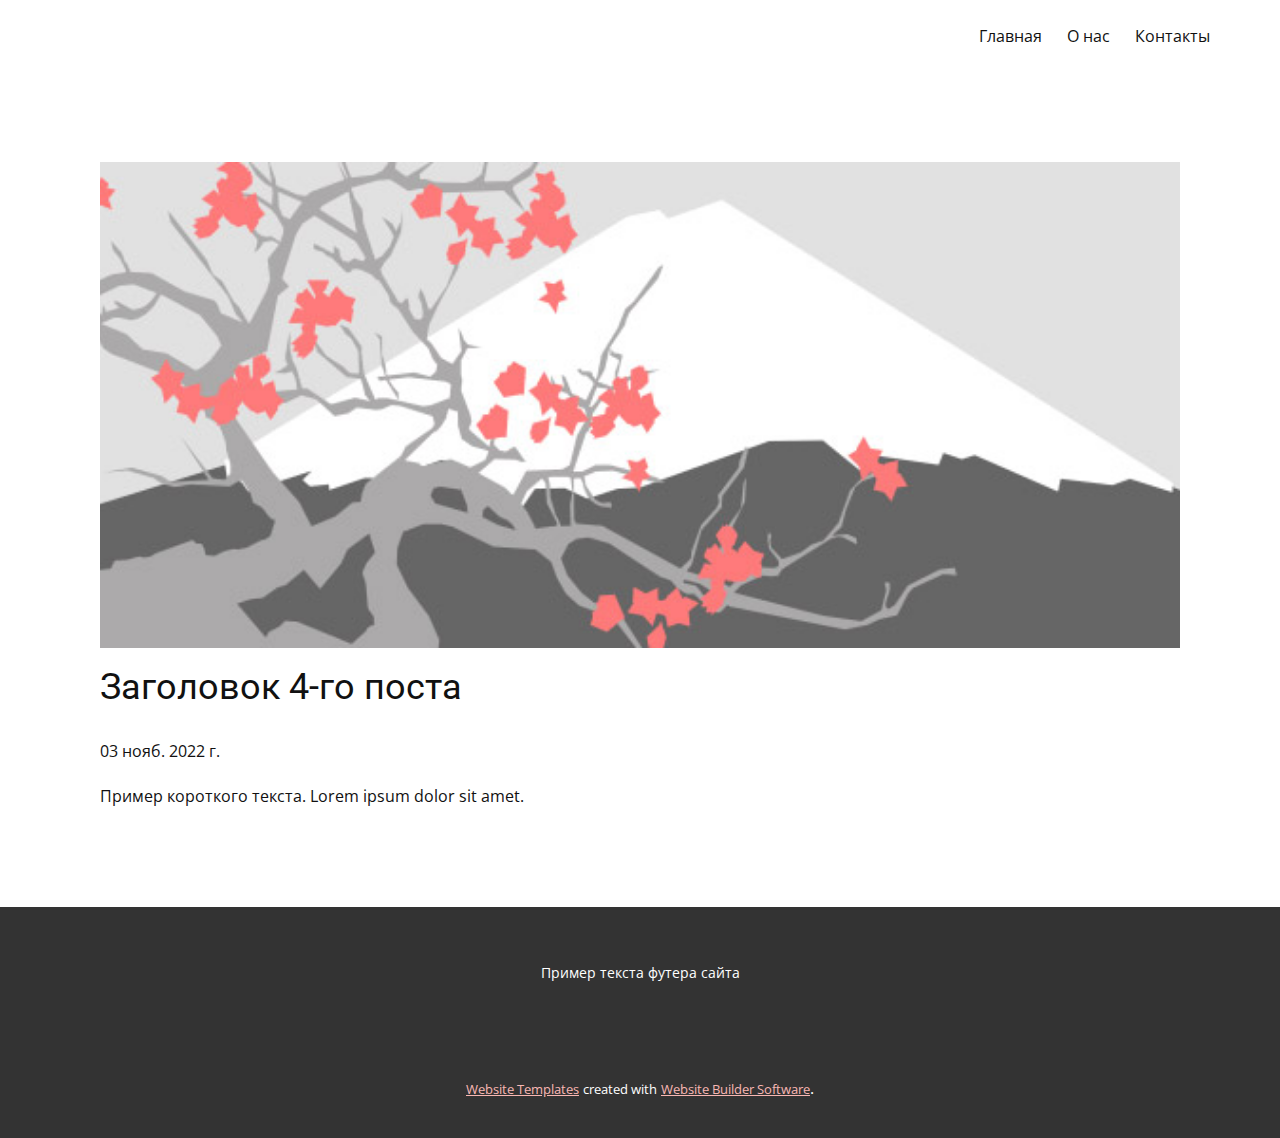
<file: blog/пост-3.html>
<!DOCTYPE html>
<html style="font-size: 16px;" lang="ru"><head>
    <meta name="viewport" content="width=device-width, initial-scale=1.0">
    <meta charset="utf-8">
    <meta name="keywords" content="Заголовок 1-го поста">
    <meta name="description" content="">
    <title>Заголовок 4-го поста</title>
    <link rel="stylesheet" href="../nicepage.css" media="screen">
<link rel="stylesheet" href="../Post-Template.css" media="screen">
    <script class="u-script" type="text/javascript" src="../jquery.js" defer=""></script>
    <script class="u-script" type="text/javascript" src="../nicepage.js" defer=""></script>
    <meta name="generator" content="Nicepage 4.21.5, nicepage.com">
    <link id="u-theme-google-font" rel="stylesheet" href="https://fonts.googleapis.com/css?family=Roboto:100,100i,300,300i,400,400i,500,500i,700,700i,900,900i|Open+Sans:300,300i,400,400i,500,500i,600,600i,700,700i,800,800i">
    
    
    <script type="application/ld+json">{
		"@context": "http://schema.org",
		"@type": "Organization",
		"name": "",
		"logo": "images/default-logo.png"
}</script>
    <meta name="theme-color" content="#f15048">
  </head>
  <body class="u-body u-xl-mode" data-lang="ru"><header class="u-clearfix u-header u-header" id="sec-2bc8"><div class="u-clearfix u-sheet u-sheet-1">
        <nav class="u-align-left u-font-size-14 u-menu u-nav-spacing-25 u-offcanvas u-menu-1">
          <div class="menu-collapse">
            <a class="u-button-style u-nav-link" href="#" style="padding: 4px 0px; font-size: calc(1em + 8px);">
              <svg class="u-svg-link" preserveAspectRatio="xMidYMin slice" viewBox="0 0 302 302" style="undefined"><use xmlns:xlink="http://www.w3.org/1999/xlink" xlink:href="#svg-7b92"></use></svg>
              <svg xmlns="http://www.w3.org/2000/svg" xmlns:xlink="http://www.w3.org/1999/xlink" version="1.1" id="svg-7b92" x="0px" y="0px" viewBox="0 0 302 302" style="enable-background:new 0 0 302 302;" xml:space="preserve" class="u-svg-content"><g><rect y="36" width="302" height="30"></rect><rect y="236" width="302" height="30"></rect><rect y="136" width="302" height="30"></rect>
</g><g></g><g></g><g></g><g></g><g></g><g></g><g></g><g></g><g></g><g></g><g></g><g></g><g></g><g></g><g></g></svg>
            </a>
          </div>
          <div class="u-nav-container">
            <ul class="u-nav u-spacing-25 u-unstyled"><li class="u-nav-item"><a class="u-button-style u-nav-link" href="../Главная.html" style="padding: 8px 0px;">Главная</a>
</li><li class="u-nav-item"><a class="u-button-style u-nav-link" href="../О-нас.html" style="padding: 8px 0px;">О нас</a>
</li><li class="u-nav-item"><a class="u-button-style u-nav-link" href="../Контакты.html" style="padding: 8px 0px;">Контакты</a>
</li></ul>
          </div>
          <div class="u-nav-container-collapse">
            <div class="u-align-center u-black u-container-style u-inner-container-layout u-opacity u-opacity-95 u-sidenav">
              <div class="u-inner-container-layout u-sidenav-overflow">
                <div class="u-menu-close"></div>
                <ul class="u-align-center u-nav u-sidenav-items u-unstyled u-nav-2"><li class="u-nav-item"><a class="u-button-style u-nav-link" href="../Главная.html">Главная</a>
</li><li class="u-nav-item"><a class="u-button-style u-nav-link" href="../О-нас.html">О нас</a>
</li><li class="u-nav-item"><a class="u-button-style u-nav-link" href="../Контакты.html">Контакты</a>
</li></ul>
              </div>
            </div>
            <div class="u-black u-menu-overlay u-opacity u-opacity-70"></div>
          </div>
        </nav>
        <a href="#" class="u-image u-logo u-image-1" src="">
          <img src="../images/default-logo.png" class="u-logo-image u-logo-image-1">
        </a>
      </div></header>
    <section class="u-align-center u-clearfix u-section-1" id="sec-012a">
      <div class="u-clearfix u-sheet u-valign-middle-md u-valign-middle-sm u-valign-middle-xs u-sheet-1"><!--post_details--><!--post_details_options_json--><!--{"source":""}--><!--/post_details_options_json--><!--blog_post-->
        <div class="u-container-style u-expanded-width u-post-details u-post-details-1">
          <div class="u-container-layout u-valign-middle u-container-layout-1"><!--blog_post_image-->
            <img alt="" class="u-blog-control u-expanded-width u-image u-image-default u-image-1" src="../images/0fd3416c.jpeg"><!--/blog_post_image--><!--blog_post_header-->
            <h2 class="u-blog-control u-text u-text-1">Заголовок 4-го поста</h2><!--/blog_post_header--><!--blog_post_metadata-->
            <div class="u-blog-control u-metadata u-metadata-1"><!--blog_post_metadata_date-->
              <span class="u-meta-date u-meta-icon">03 нояб. 2022 г.</span><!--/blog_post_metadata_date--><!--blog_post_metadata_category-->
              <!--/blog_post_metadata_category--><!--blog_post_metadata_comments-->
              <!--/blog_post_metadata_comments-->
            </div><!--/blog_post_metadata--><!--blog_post_content-->
            <div class="u-align-justify u-blog-control u-post-content u-text u-text-2 fr-view">
  Пример короткого текста. Lorem ipsum dolor sit amet.
  </div><!--/blog_post_content-->
          </div>
        </div><!--/blog_post--><!--/post_details-->
      </div>
    </section>
    
    
    <footer class="u-clearfix u-footer u-grey-80" id="sec-c596"><div class="u-clearfix u-sheet u-sheet-1">
        <div class="u-align-center u-container-style u-group u-group-1">
          <div class="u-container-layout u-valign-middle u-container-layout-1">
            <p class="u-small-text u-text u-text-variant u-text-1">Пример текста футера сайта</p>
          </div>
        </div>
      </div></footer>
    <section class="u-backlink u-clearfix u-grey-80">
      <a class="u-link" href="https://nicepage.com/website-templates" target="_blank">
        <span>Website Templates</span>
      </a>
      <p class="u-text">
        <span>created with</span>
      </p>
      <a class="u-link" href="" target="_blank">
        <span>Website Builder Software</span>
      </a>. 
    </section>
  
</body></html>
</file>
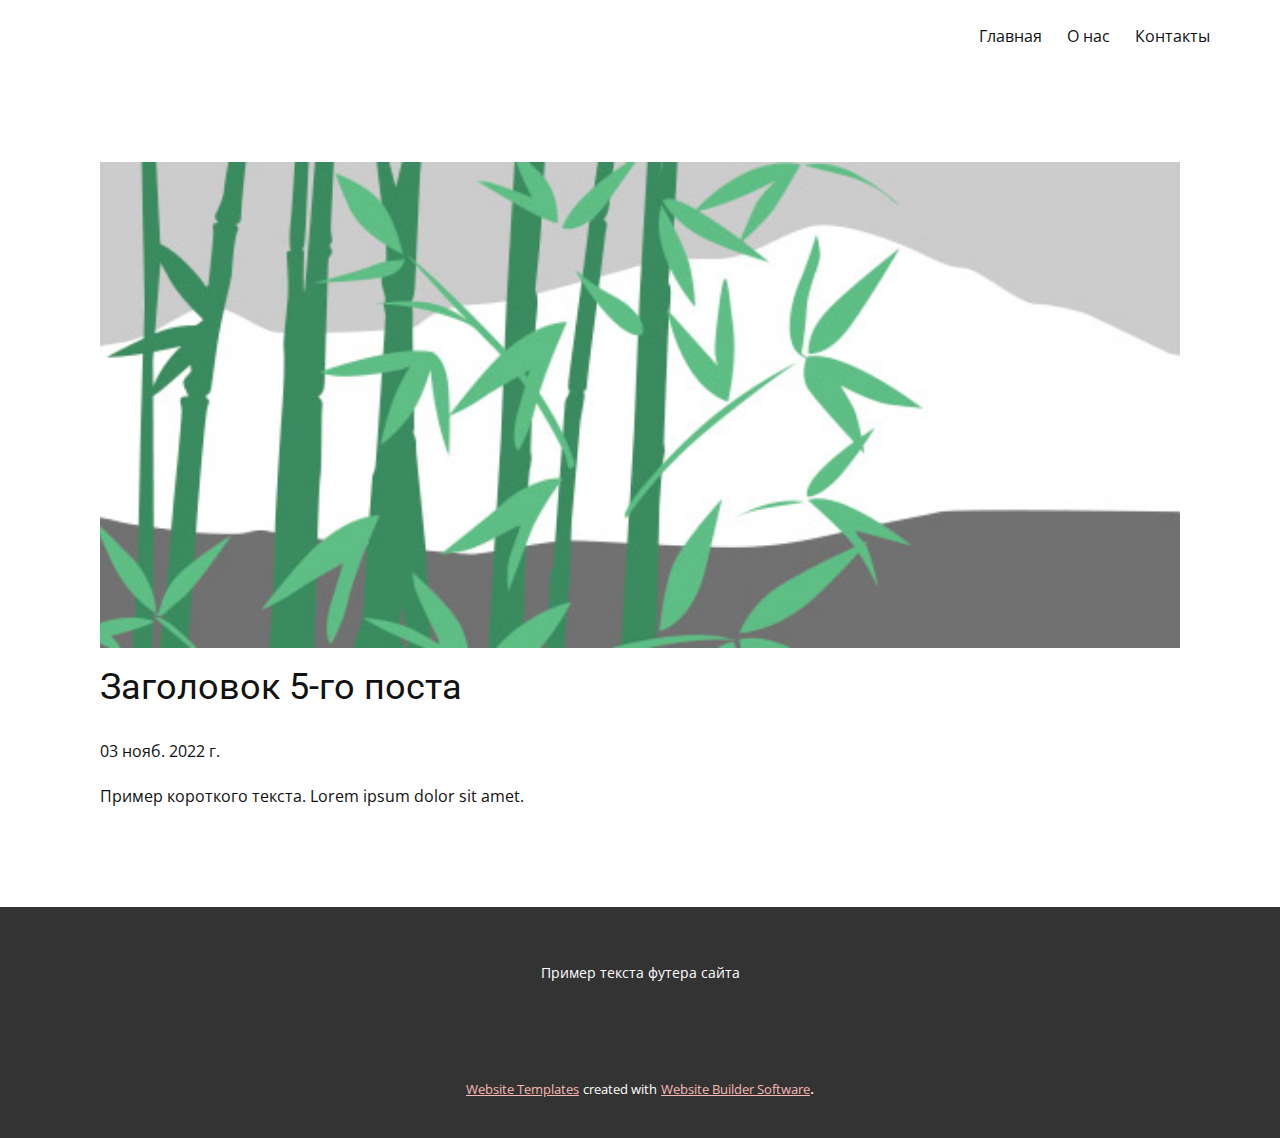
<file: blog/пост-4.html>
<!DOCTYPE html>
<html style="font-size: 16px;" lang="ru"><head>
    <meta name="viewport" content="width=device-width, initial-scale=1.0">
    <meta charset="utf-8">
    <meta name="keywords" content="Заголовок 1-го поста">
    <meta name="description" content="">
    <title>Заголовок 5-го поста</title>
    <link rel="stylesheet" href="../nicepage.css" media="screen">
<link rel="stylesheet" href="../Post-Template.css" media="screen">
    <script class="u-script" type="text/javascript" src="../jquery.js" defer=""></script>
    <script class="u-script" type="text/javascript" src="../nicepage.js" defer=""></script>
    <meta name="generator" content="Nicepage 4.21.5, nicepage.com">
    <link id="u-theme-google-font" rel="stylesheet" href="https://fonts.googleapis.com/css?family=Roboto:100,100i,300,300i,400,400i,500,500i,700,700i,900,900i|Open+Sans:300,300i,400,400i,500,500i,600,600i,700,700i,800,800i">
    
    
    <script type="application/ld+json">{
		"@context": "http://schema.org",
		"@type": "Organization",
		"name": "",
		"logo": "images/default-logo.png"
}</script>
    <meta name="theme-color" content="#f15048">
  </head>
  <body class="u-body u-xl-mode" data-lang="ru"><header class="u-clearfix u-header u-header" id="sec-2bc8"><div class="u-clearfix u-sheet u-sheet-1">
        <nav class="u-align-left u-font-size-14 u-menu u-nav-spacing-25 u-offcanvas u-menu-1">
          <div class="menu-collapse">
            <a class="u-button-style u-nav-link" href="#" style="padding: 4px 0px; font-size: calc(1em + 8px);">
              <svg class="u-svg-link" preserveAspectRatio="xMidYMin slice" viewBox="0 0 302 302" style="undefined"><use xmlns:xlink="http://www.w3.org/1999/xlink" xlink:href="#svg-7b92"></use></svg>
              <svg xmlns="http://www.w3.org/2000/svg" xmlns:xlink="http://www.w3.org/1999/xlink" version="1.1" id="svg-7b92" x="0px" y="0px" viewBox="0 0 302 302" style="enable-background:new 0 0 302 302;" xml:space="preserve" class="u-svg-content"><g><rect y="36" width="302" height="30"></rect><rect y="236" width="302" height="30"></rect><rect y="136" width="302" height="30"></rect>
</g><g></g><g></g><g></g><g></g><g></g><g></g><g></g><g></g><g></g><g></g><g></g><g></g><g></g><g></g><g></g></svg>
            </a>
          </div>
          <div class="u-nav-container">
            <ul class="u-nav u-spacing-25 u-unstyled"><li class="u-nav-item"><a class="u-button-style u-nav-link" href="../Главная.html" style="padding: 8px 0px;">Главная</a>
</li><li class="u-nav-item"><a class="u-button-style u-nav-link" href="../О-нас.html" style="padding: 8px 0px;">О нас</a>
</li><li class="u-nav-item"><a class="u-button-style u-nav-link" href="../Контакты.html" style="padding: 8px 0px;">Контакты</a>
</li></ul>
          </div>
          <div class="u-nav-container-collapse">
            <div class="u-align-center u-black u-container-style u-inner-container-layout u-opacity u-opacity-95 u-sidenav">
              <div class="u-inner-container-layout u-sidenav-overflow">
                <div class="u-menu-close"></div>
                <ul class="u-align-center u-nav u-sidenav-items u-unstyled u-nav-2"><li class="u-nav-item"><a class="u-button-style u-nav-link" href="../Главная.html">Главная</a>
</li><li class="u-nav-item"><a class="u-button-style u-nav-link" href="../О-нас.html">О нас</a>
</li><li class="u-nav-item"><a class="u-button-style u-nav-link" href="../Контакты.html">Контакты</a>
</li></ul>
              </div>
            </div>
            <div class="u-black u-menu-overlay u-opacity u-opacity-70"></div>
          </div>
        </nav>
        <a href="#" class="u-image u-logo u-image-1" src="">
          <img src="../images/default-logo.png" class="u-logo-image u-logo-image-1">
        </a>
      </div></header>
    <section class="u-align-center u-clearfix u-section-1" id="sec-012a">
      <div class="u-clearfix u-sheet u-valign-middle-md u-valign-middle-sm u-valign-middle-xs u-sheet-1"><!--post_details--><!--post_details_options_json--><!--{"source":""}--><!--/post_details_options_json--><!--blog_post-->
        <div class="u-container-style u-expanded-width u-post-details u-post-details-1">
          <div class="u-container-layout u-valign-middle u-container-layout-1"><!--blog_post_image-->
            <img alt="" class="u-blog-control u-expanded-width u-image u-image-default u-image-1" src="../images/68f64b9d.jpeg"><!--/blog_post_image--><!--blog_post_header-->
            <h2 class="u-blog-control u-text u-text-1">Заголовок 5-го поста</h2><!--/blog_post_header--><!--blog_post_metadata-->
            <div class="u-blog-control u-metadata u-metadata-1"><!--blog_post_metadata_date-->
              <span class="u-meta-date u-meta-icon">03 нояб. 2022 г.</span><!--/blog_post_metadata_date--><!--blog_post_metadata_category-->
              <!--/blog_post_metadata_category--><!--blog_post_metadata_comments-->
              <!--/blog_post_metadata_comments-->
            </div><!--/blog_post_metadata--><!--blog_post_content-->
            <div class="u-align-justify u-blog-control u-post-content u-text u-text-2 fr-view">
  Пример короткого текста. Lorem ipsum dolor sit amet.
  </div><!--/blog_post_content-->
          </div>
        </div><!--/blog_post--><!--/post_details-->
      </div>
    </section>
    
    
    <footer class="u-clearfix u-footer u-grey-80" id="sec-c596"><div class="u-clearfix u-sheet u-sheet-1">
        <div class="u-align-center u-container-style u-group u-group-1">
          <div class="u-container-layout u-valign-middle u-container-layout-1">
            <p class="u-small-text u-text u-text-variant u-text-1">Пример текста футера сайта</p>
          </div>
        </div>
      </div></footer>
    <section class="u-backlink u-clearfix u-grey-80">
      <a class="u-link" href="https://nicepage.com/website-templates" target="_blank">
        <span>Website Templates</span>
      </a>
      <p class="u-text">
        <span>created with</span>
      </p>
      <a class="u-link" href="" target="_blank">
        <span>Website Builder Software</span>
      </a>. 
    </section>
  
</body></html>
</file>
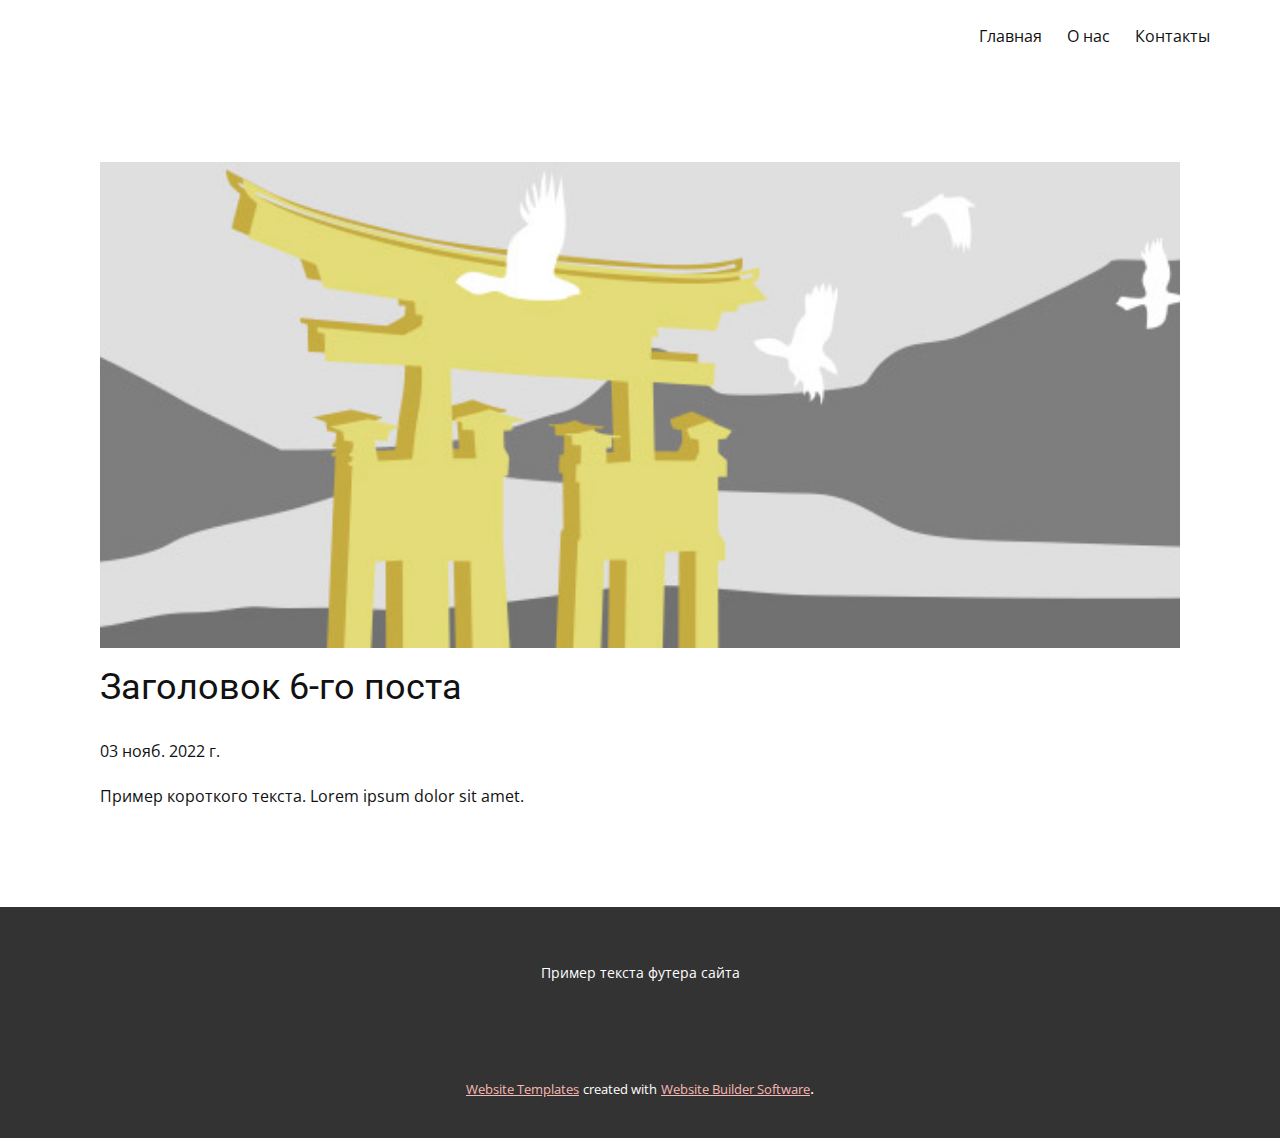
<file: blog/пост-5.html>
<!DOCTYPE html>
<html style="font-size: 16px;" lang="ru"><head>
    <meta name="viewport" content="width=device-width, initial-scale=1.0">
    <meta charset="utf-8">
    <meta name="keywords" content="Заголовок 1-го поста">
    <meta name="description" content="">
    <title>Заголовок 6-го поста</title>
    <link rel="stylesheet" href="../nicepage.css" media="screen">
<link rel="stylesheet" href="../Post-Template.css" media="screen">
    <script class="u-script" type="text/javascript" src="../jquery.js" defer=""></script>
    <script class="u-script" type="text/javascript" src="../nicepage.js" defer=""></script>
    <meta name="generator" content="Nicepage 4.21.5, nicepage.com">
    <link id="u-theme-google-font" rel="stylesheet" href="https://fonts.googleapis.com/css?family=Roboto:100,100i,300,300i,400,400i,500,500i,700,700i,900,900i|Open+Sans:300,300i,400,400i,500,500i,600,600i,700,700i,800,800i">
    
    
    <script type="application/ld+json">{
		"@context": "http://schema.org",
		"@type": "Organization",
		"name": "",
		"logo": "images/default-logo.png"
}</script>
    <meta name="theme-color" content="#f15048">
  </head>
  <body class="u-body u-xl-mode" data-lang="ru"><header class="u-clearfix u-header u-header" id="sec-2bc8"><div class="u-clearfix u-sheet u-sheet-1">
        <nav class="u-align-left u-font-size-14 u-menu u-nav-spacing-25 u-offcanvas u-menu-1">
          <div class="menu-collapse">
            <a class="u-button-style u-nav-link" href="#" style="padding: 4px 0px; font-size: calc(1em + 8px);">
              <svg class="u-svg-link" preserveAspectRatio="xMidYMin slice" viewBox="0 0 302 302" style="undefined"><use xmlns:xlink="http://www.w3.org/1999/xlink" xlink:href="#svg-7b92"></use></svg>
              <svg xmlns="http://www.w3.org/2000/svg" xmlns:xlink="http://www.w3.org/1999/xlink" version="1.1" id="svg-7b92" x="0px" y="0px" viewBox="0 0 302 302" style="enable-background:new 0 0 302 302;" xml:space="preserve" class="u-svg-content"><g><rect y="36" width="302" height="30"></rect><rect y="236" width="302" height="30"></rect><rect y="136" width="302" height="30"></rect>
</g><g></g><g></g><g></g><g></g><g></g><g></g><g></g><g></g><g></g><g></g><g></g><g></g><g></g><g></g><g></g></svg>
            </a>
          </div>
          <div class="u-nav-container">
            <ul class="u-nav u-spacing-25 u-unstyled"><li class="u-nav-item"><a class="u-button-style u-nav-link" href="../Главная.html" style="padding: 8px 0px;">Главная</a>
</li><li class="u-nav-item"><a class="u-button-style u-nav-link" href="../О-нас.html" style="padding: 8px 0px;">О нас</a>
</li><li class="u-nav-item"><a class="u-button-style u-nav-link" href="../Контакты.html" style="padding: 8px 0px;">Контакты</a>
</li></ul>
          </div>
          <div class="u-nav-container-collapse">
            <div class="u-align-center u-black u-container-style u-inner-container-layout u-opacity u-opacity-95 u-sidenav">
              <div class="u-inner-container-layout u-sidenav-overflow">
                <div class="u-menu-close"></div>
                <ul class="u-align-center u-nav u-sidenav-items u-unstyled u-nav-2"><li class="u-nav-item"><a class="u-button-style u-nav-link" href="../Главная.html">Главная</a>
</li><li class="u-nav-item"><a class="u-button-style u-nav-link" href="../О-нас.html">О нас</a>
</li><li class="u-nav-item"><a class="u-button-style u-nav-link" href="../Контакты.html">Контакты</a>
</li></ul>
              </div>
            </div>
            <div class="u-black u-menu-overlay u-opacity u-opacity-70"></div>
          </div>
        </nav>
        <a href="#" class="u-image u-logo u-image-1" src="">
          <img src="../images/default-logo.png" class="u-logo-image u-logo-image-1">
        </a>
      </div></header>
    <section class="u-align-center u-clearfix u-section-1" id="sec-012a">
      <div class="u-clearfix u-sheet u-valign-middle-md u-valign-middle-sm u-valign-middle-xs u-sheet-1"><!--post_details--><!--post_details_options_json--><!--{"source":""}--><!--/post_details_options_json--><!--blog_post-->
        <div class="u-container-style u-expanded-width u-post-details u-post-details-1">
          <div class="u-container-layout u-valign-middle u-container-layout-1"><!--blog_post_image-->
            <img alt="" class="u-blog-control u-expanded-width u-image u-image-default u-image-1" src="../images/8ad73f3c.jpeg"><!--/blog_post_image--><!--blog_post_header-->
            <h2 class="u-blog-control u-text u-text-1">Заголовок 6-го поста</h2><!--/blog_post_header--><!--blog_post_metadata-->
            <div class="u-blog-control u-metadata u-metadata-1"><!--blog_post_metadata_date-->
              <span class="u-meta-date u-meta-icon">03 нояб. 2022 г.</span><!--/blog_post_metadata_date--><!--blog_post_metadata_category-->
              <!--/blog_post_metadata_category--><!--blog_post_metadata_comments-->
              <!--/blog_post_metadata_comments-->
            </div><!--/blog_post_metadata--><!--blog_post_content-->
            <div class="u-align-justify u-blog-control u-post-content u-text u-text-2 fr-view">
  Пример короткого текста. Lorem ipsum dolor sit amet.
  </div><!--/blog_post_content-->
          </div>
        </div><!--/blog_post--><!--/post_details-->
      </div>
    </section>
    
    
    <footer class="u-clearfix u-footer u-grey-80" id="sec-c596"><div class="u-clearfix u-sheet u-sheet-1">
        <div class="u-align-center u-container-style u-group u-group-1">
          <div class="u-container-layout u-valign-middle u-container-layout-1">
            <p class="u-small-text u-text u-text-variant u-text-1">Пример текста футера сайта</p>
          </div>
        </div>
      </div></footer>
    <section class="u-backlink u-clearfix u-grey-80">
      <a class="u-link" href="https://nicepage.com/website-templates" target="_blank">
        <span>Website Templates</span>
      </a>
      <p class="u-text">
        <span>created with</span>
      </p>
      <a class="u-link" href="" target="_blank">
        <span>Website Builder Software</span>
      </a>. 
    </section>
  
</body></html>
</file>
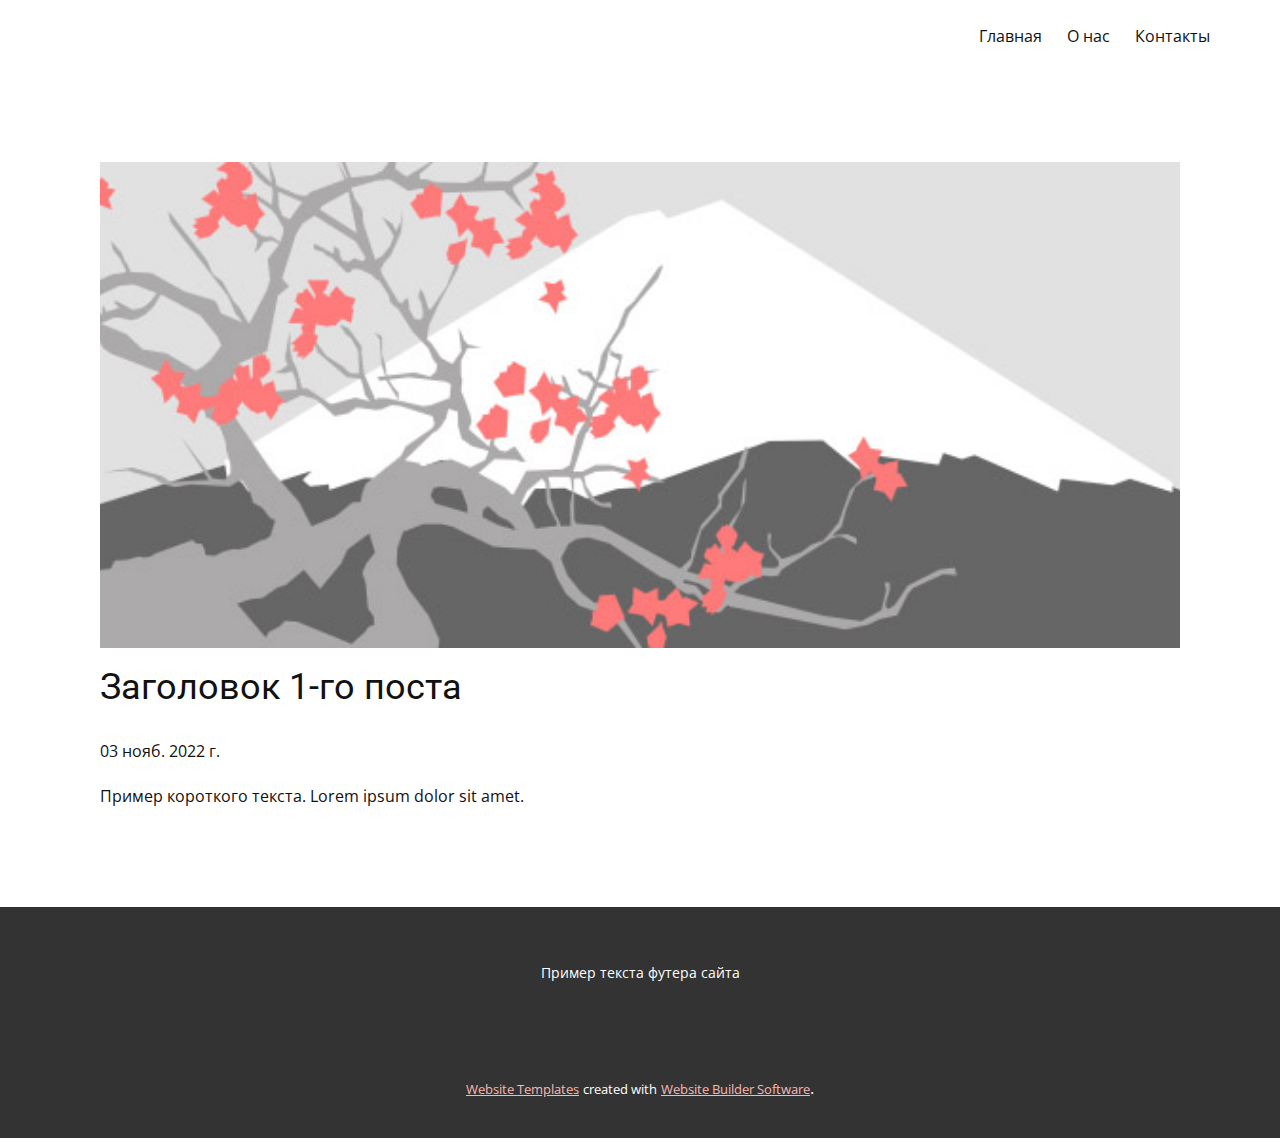
<file: blog/пост.html>
<!DOCTYPE html>
<html style="font-size: 16px;" lang="ru"><head>
    <meta name="viewport" content="width=device-width, initial-scale=1.0">
    <meta charset="utf-8">
    <meta name="keywords" content="Заголовок 1-го поста">
    <meta name="description" content="">
    <title>Заголовок 1-го поста</title>
    <link rel="stylesheet" href="../nicepage.css" media="screen">
<link rel="stylesheet" href="../Post-Template.css" media="screen">
    <script class="u-script" type="text/javascript" src="../jquery.js" defer=""></script>
    <script class="u-script" type="text/javascript" src="../nicepage.js" defer=""></script>
    <meta name="generator" content="Nicepage 4.21.5, nicepage.com">
    <link id="u-theme-google-font" rel="stylesheet" href="https://fonts.googleapis.com/css?family=Roboto:100,100i,300,300i,400,400i,500,500i,700,700i,900,900i|Open+Sans:300,300i,400,400i,500,500i,600,600i,700,700i,800,800i">
    
    
    <script type="application/ld+json">{
		"@context": "http://schema.org",
		"@type": "Organization",
		"name": "",
		"logo": "images/default-logo.png"
}</script>
    <meta name="theme-color" content="#f15048">
  </head>
  <body class="u-body u-xl-mode" data-lang="ru"><header class="u-clearfix u-header u-header" id="sec-2bc8"><div class="u-clearfix u-sheet u-sheet-1">
        <nav class="u-align-left u-font-size-14 u-menu u-nav-spacing-25 u-offcanvas u-menu-1">
          <div class="menu-collapse">
            <a class="u-button-style u-nav-link" href="#" style="padding: 4px 0px; font-size: calc(1em + 8px);">
              <svg class="u-svg-link" preserveAspectRatio="xMidYMin slice" viewBox="0 0 302 302" style="undefined"><use xmlns:xlink="http://www.w3.org/1999/xlink" xlink:href="#svg-7b92"></use></svg>
              <svg xmlns="http://www.w3.org/2000/svg" xmlns:xlink="http://www.w3.org/1999/xlink" version="1.1" id="svg-7b92" x="0px" y="0px" viewBox="0 0 302 302" style="enable-background:new 0 0 302 302;" xml:space="preserve" class="u-svg-content"><g><rect y="36" width="302" height="30"></rect><rect y="236" width="302" height="30"></rect><rect y="136" width="302" height="30"></rect>
</g><g></g><g></g><g></g><g></g><g></g><g></g><g></g><g></g><g></g><g></g><g></g><g></g><g></g><g></g><g></g></svg>
            </a>
          </div>
          <div class="u-nav-container">
            <ul class="u-nav u-spacing-25 u-unstyled"><li class="u-nav-item"><a class="u-button-style u-nav-link" href="../Главная.html" style="padding: 8px 0px;">Главная</a>
</li><li class="u-nav-item"><a class="u-button-style u-nav-link" href="../О-нас.html" style="padding: 8px 0px;">О нас</a>
</li><li class="u-nav-item"><a class="u-button-style u-nav-link" href="../Контакты.html" style="padding: 8px 0px;">Контакты</a>
</li></ul>
          </div>
          <div class="u-nav-container-collapse">
            <div class="u-align-center u-black u-container-style u-inner-container-layout u-opacity u-opacity-95 u-sidenav">
              <div class="u-inner-container-layout u-sidenav-overflow">
                <div class="u-menu-close"></div>
                <ul class="u-align-center u-nav u-sidenav-items u-unstyled u-nav-2"><li class="u-nav-item"><a class="u-button-style u-nav-link" href="../Главная.html">Главная</a>
</li><li class="u-nav-item"><a class="u-button-style u-nav-link" href="../О-нас.html">О нас</a>
</li><li class="u-nav-item"><a class="u-button-style u-nav-link" href="../Контакты.html">Контакты</a>
</li></ul>
              </div>
            </div>
            <div class="u-black u-menu-overlay u-opacity u-opacity-70"></div>
          </div>
        </nav>
        <a href="#" class="u-image u-logo u-image-1" src="">
          <img src="../images/default-logo.png" class="u-logo-image u-logo-image-1">
        </a>
      </div></header>
    <section class="u-align-center u-clearfix u-section-1" id="sec-012a">
      <div class="u-clearfix u-sheet u-valign-middle-md u-valign-middle-sm u-valign-middle-xs u-sheet-1"><!--post_details--><!--post_details_options_json--><!--{"source":""}--><!--/post_details_options_json--><!--blog_post-->
        <div class="u-container-style u-expanded-width u-post-details u-post-details-1">
          <div class="u-container-layout u-valign-middle u-container-layout-1"><!--blog_post_image-->
            <img alt="" class="u-blog-control u-expanded-width u-image u-image-default u-image-1" src="../images/0fd3416c.jpeg"><!--/blog_post_image--><!--blog_post_header-->
            <h2 class="u-blog-control u-text u-text-1">Заголовок 1-го поста</h2><!--/blog_post_header--><!--blog_post_metadata-->
            <div class="u-blog-control u-metadata u-metadata-1"><!--blog_post_metadata_date-->
              <span class="u-meta-date u-meta-icon">03 нояб. 2022 г.</span><!--/blog_post_metadata_date--><!--blog_post_metadata_category-->
              <!--/blog_post_metadata_category--><!--blog_post_metadata_comments-->
              <!--/blog_post_metadata_comments-->
            </div><!--/blog_post_metadata--><!--blog_post_content-->
            <div class="u-align-justify u-blog-control u-post-content u-text u-text-2 fr-view">
  Пример короткого текста. Lorem ipsum dolor sit amet.
  </div><!--/blog_post_content-->
          </div>
        </div><!--/blog_post--><!--/post_details-->
      </div>
    </section>
    
    
    <footer class="u-clearfix u-footer u-grey-80" id="sec-c596"><div class="u-clearfix u-sheet u-sheet-1">
        <div class="u-align-center u-container-style u-group u-group-1">
          <div class="u-container-layout u-valign-middle u-container-layout-1">
            <p class="u-small-text u-text u-text-variant u-text-1">Пример текста футера сайта</p>
          </div>
        </div>
      </div></footer>
    <section class="u-backlink u-clearfix u-grey-80">
      <a class="u-link" href="https://nicepage.com/website-templates" target="_blank">
        <span>Website Templates</span>
      </a>
      <p class="u-text">
        <span>created with</span>
      </p>
      <a class="u-link" href="" target="_blank">
        <span>Website Builder Software</span>
      </a>. 
    </section>
  
</body></html>
</file>
